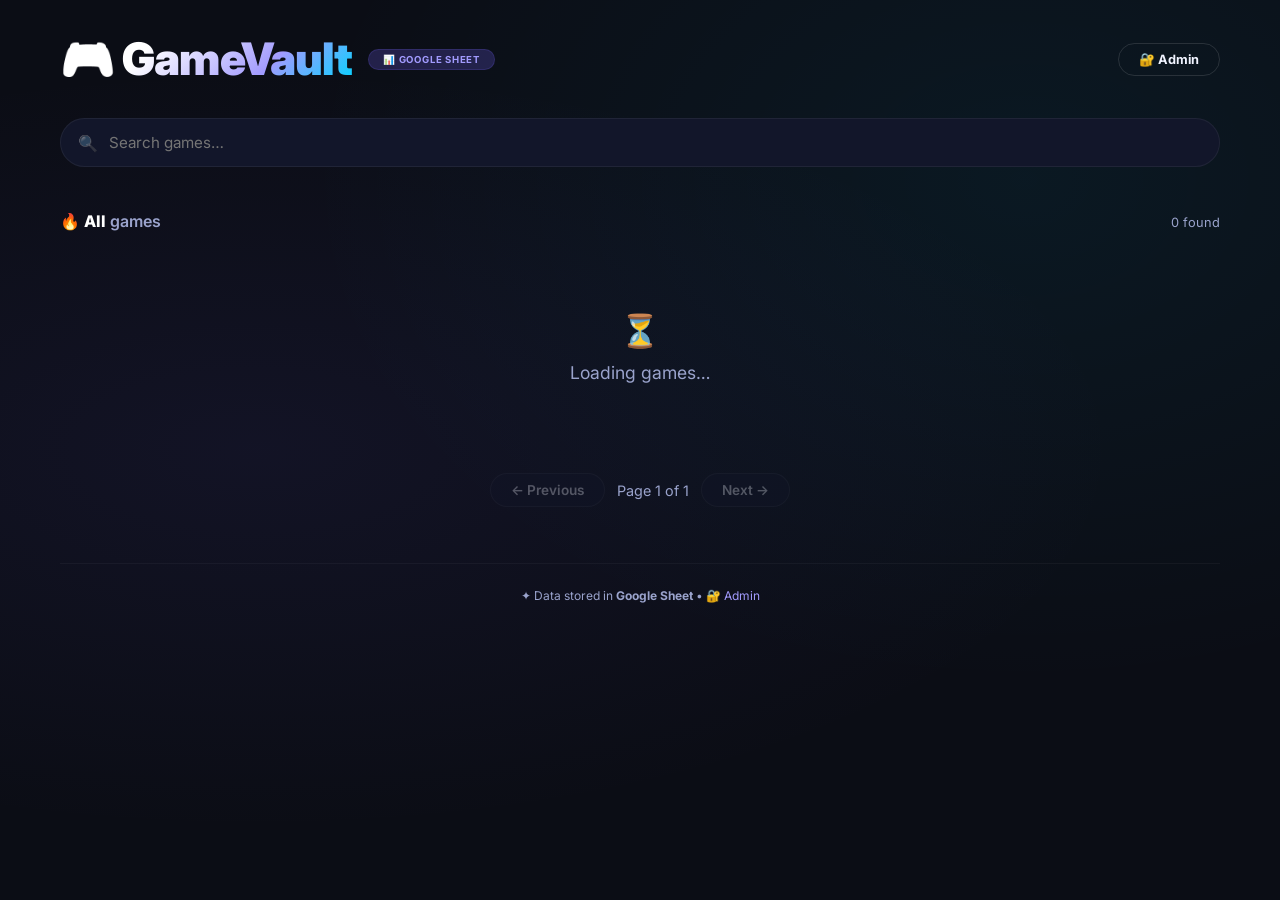
<file: game/index.html>
<!DOCTYPE html>
<html lang="en">
<head>
    <meta charset="UTF-8" />
    <meta name="viewport" content="width=device-width, initial-scale=1.0, maximum-scale=1.0, user-scalable=yes" />
    <title>🎮 GameVault · Admin + Public</title>
    <link rel="preconnect" href="https://fonts.googleapis.com" />
    <link rel="preconnect" href="https://fonts.gstatic.com" crossorigin />
    <link href="https://fonts.googleapis.com/css2?family=Inter:opsz,wght@14..32,400;14..32,600;14..32,700;14..32,800;14..32,900&display=swap" rel="stylesheet" />
    <style>
        * { margin:0; padding:0; box-sizing:border-box; }
        :root {
            --bg-primary: #0b0d15;
            --bg-secondary: #12162a;
            --bg-card: #1a1f3a;
            --bg-card-hover: #232a4d;
            --text-primary: #f0f3ff;
            --text-secondary: #9aa3cc;
            --accent-1: #6c5ce7;
            --accent-2: #a29bfe;
            --accent-3: #00d4ff;
            --accent-glow: rgba(108,92,231,0.35);
            --radius: 18px;
            --transition: 0.3s cubic-bezier(0.4,0,0.2,1);
            --danger: #ff6b6b;
            --success: #51cf66;
        }
        html { scroll-behavior: smooth; }
        body {
            font-family: 'Inter', -apple-system, BlinkMacSystemFont, sans-serif;
            background: var(--bg-primary);
            color: var(--text-primary);
            min-height: 100vh;
            padding: 0 0 40px 0;
            background-image: radial-gradient(ellipse at 20% 50%, rgba(108,92,231,0.08) 0%, transparent 60%), radial-gradient(ellipse at 80% 20%, rgba(0,212,255,0.06) 0%, transparent 50%);
        }
        ::-webkit-scrollbar { width:6px; }
        ::-webkit-scrollbar-track { background: var(--bg-secondary); }
        ::-webkit-scrollbar-thumb { background: var(--accent-1); border-radius:10px; }
        .container { max-width:1200px; margin:0 auto; padding:0 20px; }
        .hidden { display:none !important; }
        .btn {
            display: inline-flex; align-items: center; gap: 8px;
            padding: 10px 24px; border-radius: 60px; font-family: inherit;
            font-weight: 700; font-size: 0.9rem; border: none;
            cursor: pointer; transition: var(--transition);
            text-decoration: none; background: var(--bg-card);
            color: var(--text-primary); border: 1px solid rgba(255,255,255,0.06);
        }
        .btn:hover { transform: translateY(-2px); background: var(--bg-card-hover); border-color: rgba(255,255,255,0.12); }
        .btn-primary { background: var(--accent-1); color: #fff; border-color: var(--accent-1); box-shadow: 0 0 20px var(--accent-glow); }
        .btn-primary:hover { background: #7c6df0; }
        .btn-danger { background: var(--danger); color: #fff; border-color: var(--danger); }
        .btn-danger:hover { background: #ff7a7a; }
        .btn-success { background: var(--success); color: #fff; border-color: var(--success); }
        .btn-success:hover { background: #5fdb7e; }
        .btn-sm { padding: 6px 16px; font-size: 0.75rem; }
        .btn-outline { background: transparent; border: 1px solid rgba(255,255,255,0.12); }
        .btn-outline:hover { background: var(--bg-card); border-color: rgba(255,255,255,0.2); }
        .toast {
            position: fixed; bottom: 30px; left: 50%;
            transform: translateX(-50%) translateY(100px);
            background: var(--bg-card); color: #fff; padding: 14px 28px;
            border-radius: 60px; font-weight: 600; font-size: 0.9rem;
            border: 1px solid rgba(255,255,255,0.08);
            box-shadow: 0 20px 60px rgba(0,0,0,0.6);
            opacity: 0; transition: all 0.4s cubic-bezier(0.4,0,0.2,1);
            z-index: 999; pointer-events: none;
        }
        .toast.show { opacity: 1; transform: translateX(-50%) translateY(0); }
        .toast.success { border-color: rgba(81,207,102,0.3); background: #1a2f1a; }
        .toast.error { border-color: rgba(255,107,107,0.3); background: #2f1a1a; }

        /* ─── HERO ─── */
        .hero { padding: 32px 0 24px 0; display: flex; justify-content: space-between; align-items: center; flex-wrap: wrap; gap: 16px; }
        .hero-left { display: flex; align-items: center; gap: 16px; }
        .hero-left h1 { font-size: clamp(1.8rem, 5vw, 2.8rem); font-weight: 900; background: linear-gradient(135deg, #fff 30%, var(--accent-2) 70%, var(--accent-3)); -webkit-background-clip: text; -webkit-text-fill-color: transparent; background-clip: text; letter-spacing: -0.02em; }
        .hero-left .badge { font-size: 0.6rem; font-weight: 700; text-transform: uppercase; letter-spacing: 0.08em; background: rgba(108,92,231,0.25); padding: 4px 14px; border-radius: 100px; color: var(--accent-2); border: 1px solid rgba(108,92,231,0.2); }
        .hero-actions { display: flex; gap: 10px; flex-wrap: wrap; }
        .hero-actions .btn { font-size: 0.8rem; padding: 8px 20px; }

        /* ─── PUBLIC VIEW ─── */
        .controls { display: flex; flex-direction: column; gap: 16px; margin: 8px 0 28px 0; }
        .search-wrap { position: relative; width: 100%; }
        .search-wrap .icon { position: absolute; left: 18px; top: 50%; transform: translateY(-50%); font-size: 1rem; opacity: 0.4; pointer-events: none; }
        .search-wrap input { width: 100%; padding: 14px 20px 14px 48px; background: var(--bg-secondary); border: 1px solid rgba(255,255,255,0.06); border-radius: 60px; color: #fff; font-size: 0.95rem; font-family: inherit; outline: none; transition: var(--transition); }
        .search-wrap input:focus { border-color: var(--accent-1); box-shadow: 0 0 0 4px var(--accent-glow); background: var(--bg-card); }
        .filter-chips { display: flex; flex-wrap: wrap; gap: 10px; justify-content: center; }
        .filter-chips button { padding: 6px 20px; border: 1px solid rgba(255,255,255,0.06); border-radius: 60px; background: var(--bg-secondary); color: var(--text-secondary); font-size: 0.78rem; font-weight: 600; font-family: inherit; cursor: pointer; transition: var(--transition); white-space: nowrap; }
        .filter-chips button:hover { background: var(--bg-card); color: #fff; border-color: rgba(255,255,255,0.12); transform: translateY(-2px); }
        .filter-chips button.active { background: var(--accent-1); color: #fff; border-color: var(--accent-1); box-shadow: 0 0 20px var(--accent-glow); }
        .filter-chips button .count { opacity: 0.5; font-weight: 400; font-size: 0.65rem; margin-left: 4px; }
        .grid-header { display: flex; justify-content: space-between; align-items: baseline; margin: 8px 0 20px 0; flex-wrap: wrap; gap: 8px; }
        .grid-header h2 { font-size: 1rem; font-weight: 600; color: var(--text-secondary); }
        .grid-header h2 strong { color: #fff; font-weight: 800; }
        .grid-header .result-count { font-size: 0.8rem; color: var(--text-secondary); }
        .game-grid { display: grid; grid-template-columns: repeat(auto-fill, minmax(160px, 1fr)); gap: 18px; }
        .game-card {
            background: var(--bg-card); border-radius: var(--radius); padding: 16px 12px 14px;
            border: 1px solid rgba(255,255,255,0.04); transition: var(--transition);
            cursor: pointer; position: relative; overflow: hidden;
            display: flex; flex-direction: column; align-items: center; text-align: center;
            text-decoration: none; color: inherit;
        }
        .game-card:hover { transform: translateY(-4px); background: var(--bg-card-hover); border-color: rgba(108,92,231,0.25); box-shadow: 0 12px 30px -10px rgba(0,0,0,0.6); }
        .game-card .icon-container {
            width: 80px; height: 80px; border-radius: 12px; overflow: hidden;
            display: flex; align-items: center; justify-content: center;
            background: var(--bg-secondary); margin-bottom: 10px; flex-shrink: 0;
        }
        .game-card .icon-container img { width: 100%; height: 100%; object-fit: cover; }
        .game-card .icon-container .fallback-emoji { font-size: 3rem; line-height: 1; }
        .game-card .game-name { font-weight: 700; font-size: 0.95rem; color: #fff; margin: 4px 0 2px; line-height: 1.3; }
        .game-card .game-category { font-size: 0.6rem; font-weight: 600; text-transform: uppercase; letter-spacing: 0.06em; color: var(--accent-2); background: rgba(108,92,231,0.15); padding: 2px 12px; border-radius: 100px; display: inline-block; margin: 4px 0 4px; }
        .game-card .game-rating { display: flex; align-items: center; gap: 4px; font-size: 0.7rem; color: #fbbf24; margin-top: 4px; }
        .game-card .game-rating span { color: var(--text-secondary); font-size: 0.65rem; }
        .game-card .game-grade { font-size: 0.65rem; font-weight: 700; background: rgba(108,92,231,0.2); padding: 1px 12px; border-radius: 100px; color: var(--accent-2); margin-top: 4px; }
        .game-card .card-glow { position: absolute; top: -40%; right: -20%; width: 120px; height: 120px; background: radial-gradient(circle, rgba(108,92,231,0.15), transparent 70%); border-radius: 50%; pointer-events: none; opacity: 0; transition: var(--transition); }
        .game-card:hover .card-glow { opacity: 1; }

        /* Pagination */
        .pagination {
            display: flex; justify-content: center; align-items: center;
            gap: 12px; margin-top: 30px; flex-wrap: wrap;
        }
        .pagination button {
            padding: 8px 20px; border-radius: 60px; border: 1px solid rgba(255,255,255,0.1);
            background: var(--bg-secondary); color: var(--text-primary);
            font-family: inherit; font-weight: 600; font-size: 0.85rem;
            cursor: pointer; transition: var(--transition);
        }
        .pagination button:hover:not(:disabled) { background: var(--bg-card-hover); border-color: var(--accent-1); }
        .pagination button:disabled { opacity: 0.3; cursor: not-allowed; }
        .pagination .page-info { color: var(--text-secondary); font-size: 0.9rem; }

        .empty-state { text-align: center; padding: 60px 20px; grid-column: 1 / -1; }
        .empty-state .big-emoji { font-size: 4rem; display: block; margin-bottom: 16px; }
        .empty-state h3 { font-size: 1.3rem; font-weight: 700; color: #fff; }
        .empty-state p { color: var(--text-secondary); margin-top: 6px; max-width: 400px; margin-left: auto; margin-right: auto; }
        .loading-state { text-align: center; padding: 60px 20px; grid-column: 1 / -1; color: var(--text-secondary); font-size: 1.1rem; }
        .loading-state .spinner { display: inline-block; animation: spin 1s linear infinite; font-size: 2rem; margin-bottom: 12px; }
        @keyframes spin { 0% { transform: rotate(0deg); } 100% { transform: rotate(360deg); } }

        /* ─── ADMIN LOGIN ─── */
        .admin-login-wrapper { min-height: 70vh; display: flex; align-items: center; justify-content: center; padding: 30px 20px; }
        .admin-login-box { background: var(--bg-card); border-radius: var(--radius); padding: 48px 40px; max-width: 420px; width: 100%; border: 1px solid rgba(255,255,255,0.06); box-shadow: 0 30px 60px -20px rgba(0,0,0,0.8); }
        .admin-login-box .lock-icon { font-size: 3rem; text-align: center; display: block; margin-bottom: 8px; }
        .admin-login-box h2 { text-align: center; font-size: 1.6rem; font-weight: 800; margin-bottom: 4px; }
        .admin-login-box .sub { text-align: center; color: var(--text-secondary); font-size: 0.9rem; margin-bottom: 28px; }
        .admin-login-box label { font-size: 0.8rem; font-weight: 600; color: var(--text-secondary); display: block; margin-bottom: 4px; }
        .admin-login-box input { width: 100%; padding: 12px 16px; background: var(--bg-secondary); border: 1px solid rgba(255,255,255,0.06); border-radius: 12px; color: #fff; font-size: 0.95rem; font-family: inherit; outline: none; transition: var(--transition); margin-bottom: 16px; }
        .admin-login-box input:focus { border-color: var(--accent-1); box-shadow: 0 0 0 4px var(--accent-glow); background: var(--bg-card); }
        .admin-login-box .form-actions { display: flex; gap: 12px; margin-top: 8px; }
        .admin-login-box .form-actions .btn { flex: 1; justify-content: center; }
        .admin-login-box .error-msg { color: var(--danger); font-size: 0.85rem; text-align: center; margin-top: 12px; min-height: 24px; }

        /* ─── ADMIN PANEL ─── */
        .admin-panel-wrapper { padding: 20px 0 30px 0; }
        .admin-panel { background: var(--bg-admin); border-radius: var(--radius); padding: 30px 28px; border: 1px solid rgba(255,255,255,0.05); animation: fadeUp 0.4s ease forwards; }
        .admin-panel .panel-header { display: flex; justify-content: space-between; align-items: center; flex-wrap: wrap; gap: 12px; margin-bottom: 6px; }
        .admin-panel .panel-header h2 { font-size: 1.4rem; font-weight: 700; }
        .admin-panel .panel-header .admin-user { font-size: 0.8rem; color: var(--text-secondary); background: rgba(108,92,231,0.12); padding: 4px 16px; border-radius: 100px; }
        .admin-panel .subtitle { color: var(--text-secondary); font-size: 0.9rem; margin-bottom: 24px; }

        .admin-tabs { display: flex; gap: 8px; margin-bottom: 24px; border-bottom: 1px solid rgba(255,255,255,0.06); padding-bottom: 12px; flex-wrap: wrap; }
        .admin-tabs button { padding: 8px 24px; border: none; border-radius: 60px; background: transparent; color: var(--text-secondary); font-family: inherit; font-weight: 600; font-size: 0.85rem; cursor: pointer; transition: var(--transition); }
        .admin-tabs button:hover { color: #fff; background: rgba(255,255,255,0.04); }
        .admin-tabs button.active { background: var(--accent-1); color: #fff; box-shadow: 0 0 20px var(--accent-glow); }
        .admin-tab-content { display: none; animation: fadeUp 0.3s ease forwards; }
        .admin-tab-content.active { display: block; }

        .admin-form { display: grid; grid-template-columns: 1fr 1fr; gap: 18px; }
        .admin-form .full-width { grid-column: 1 / -1; }
        .admin-form label { font-size: 0.8rem; font-weight: 600; color: var(--text-secondary); display: block; margin-bottom: 4px; }
        .admin-form input { width: 100%; padding: 12px 16px; background: var(--bg-primary); border: 1px solid rgba(255,255,255,0.06); border-radius: 12px; color: #fff; font-size: 0.9rem; font-family: inherit; outline: none; transition: var(--transition); }
        .admin-form input:focus { border-color: var(--accent-1); box-shadow: 0 0 0 4px var(--accent-glow); }
        .admin-form input::placeholder { color: var(--text-secondary); opacity: 0.4; }
        .admin-form .file-upload-wrapper { display: flex; gap: 10px; align-items: center; flex-wrap: wrap; }
        .admin-form .file-upload-wrapper input[type="file"] { padding: 8px; background: var(--bg-secondary); border: 1px solid rgba(255,255,255,0.06); border-radius: 8px; color: var(--text-secondary); font-size: 0.8rem; cursor: pointer; }
        .admin-form .form-actions { display: flex; gap: 12px; flex-wrap: wrap; margin-top: 6px; }

        /* Settings tab */
        .settings-section { max-width: 480px; }
        .settings-section .setting-group { margin-bottom: 24px; }
        .settings-section .setting-group label { font-size: 0.8rem; font-weight: 600; color: var(--text-secondary); display: block; margin-bottom: 4px; }
        .settings-section .setting-group input { width: 100%; padding: 12px 16px; background: var(--bg-primary); border: 1px solid rgba(255,255,255,0.06); border-radius: 12px; color: #fff; font-size: 0.95rem; font-family: inherit; outline: none; transition: var(--transition); }
        .settings-section .setting-group input:focus { border-color: var(--accent-1); box-shadow: 0 0 0 4px var(--accent-glow); }

        /* ─── DETAIL VIEW ─── */
        .game-detail { animation: fadeUp 0.4s ease forwards; padding: 10px 0 30px 0; }
        .game-detail .back-bar { display: flex; align-items: center; gap: 12px; margin-bottom: 28px; }
        .game-detail .detail-card { background: var(--bg-card); border-radius: var(--radius); padding: 40px 36px; border: 1px solid rgba(255,255,255,0.05); text-align: center; max-width: 600px; margin: 0 auto; }
        .game-detail .detail-card .icon-container { width: 120px; height: 120px; border-radius: 16px; overflow: hidden; display: flex; align-items: center; justify-content: center; background: var(--bg-secondary); margin: 0 auto 12px; }
        .game-detail .detail-card .icon-container img { width: 100%; height: 100%; object-fit: cover; }
        .game-detail .detail-card .icon-container .fallback-emoji { font-size: 4rem; }
        .game-detail .detail-card h1 { font-size: 2.2rem; font-weight: 800; margin-bottom: 4px; }
        .game-detail .detail-card .cat-tag { display: inline-block; font-size: 0.75rem; font-weight: 600; text-transform: uppercase; letter-spacing: 0.06em; color: var(--accent-2); background: rgba(108,92,231,0.15); padding: 4px 20px; border-radius: 100px; margin: 6px 0 16px 0; }
        .game-detail .detail-card .rating-big { font-size: 1.4rem; color: #fbbf24; margin: 8px 0 20px 0; }
        .game-detail .detail-card .rating-big span { color: var(--text-secondary); font-size: 0.9rem; margin-left: 6px; }
        .game-detail .detail-card .play-link { display: inline-block; padding: 14px 40px; background: var(--accent-1); color: #fff; border-radius: 60px; font-weight: 700; font-size: 1rem; text-decoration: none; transition: var(--transition); box-shadow: 0 0 30px var(--accent-glow); border: none; cursor: pointer; }
        .game-detail .detail-card .play-link:hover { background: #7c6df0; transform: translateY(-3px); }
        .game-detail .detail-card .game-link-text { margin-top: 16px; color: var(--text-secondary); font-size: 0.8rem; word-break: break-all; }
        .game-detail .detail-card .game-link-text a { color: var(--accent-3); text-decoration: none; }

        .footer { margin-top: 56px; padding-top: 24px; border-top: 1px solid rgba(255,255,255,0.04); text-align: center; color: var(--text-secondary); font-size: 0.75rem; }
        .footer a { color: var(--accent-2); text-decoration: none; }
        .footer a:hover { color: #fff; }

        @media (max-width: 700px) {
            .admin-form { grid-template-columns: 1fr; }
            .admin-form .full-width { grid-column: 1; }
            .hero { flex-direction: column; align-items: flex-start; }
            .game-grid { grid-template-columns: repeat(auto-fill, minmax(140px, 1fr)); }
        }
        @media (max-width: 500px) {
            .game-grid { grid-template-columns: repeat(auto-fill, minmax(120px, 1fr)); gap: 12px; }
            .game-card { padding: 12px 8px 10px; }
            .game-card .icon-container { width: 60px; height: 60px; }
            .game-card .icon-container .fallback-emoji { font-size: 2.2rem; }
            .game-card .game-name { font-size: 0.8rem; }
        }
        @keyframes fadeUp { from { opacity:0; transform: translateY(18px); } to { opacity:1; transform: translateY(0); } }
        .game-card { animation: fadeUp 0.4s ease forwards; }
        .bg-admin { --bg-admin: #0f1325; }
    </style>
</head>
<body>

    <div class="toast" id="toast"></div>
    <div class="container" id="app">

        <!-- ═══ PUBLIC VIEW ═══ -->
        <div id="publicView">
            <header class="hero">
                <div class="hero-left">
                    <h1>🎮 GameVault</h1>
                    <span class="badge">📊 Google Sheet</span>
                </div>
                <div class="hero-actions">
                    <a href="#admin" class="btn btn-outline btn-sm">🔐 Admin</a>
                </div>
            </header>

            <div class="controls">
                <div class="search-wrap">
                    <span class="icon">🔍</span>
                    <input type="text" id="searchInput" placeholder="Search games…" autocomplete="off" />
                </div>
                <div class="filter-chips" id="filterContainer"></div>
            </div>

            <div class="grid-header">
                <h2>🔥 <strong id="showingLabel">All</strong> games</h2>
                <span class="result-count" id="resultCount">0 found</span>
            </div>

            <div class="game-grid" id="gameGrid">
                <div class="loading-state">
                    <div class="spinner">⏳</div>
                    <div>Loading games…</div>
                </div>
            </div>

            <!-- Pagination -->
            <div class="pagination" id="paginationControls">
                <button id="prevPage" disabled>← Previous</button>
                <span class="page-info" id="pageInfo">Page 1 of 1</span>
                <button id="nextPage" disabled>Next →</button>
            </div>
        </div>

        <!-- ═══ ADMIN ROUTE ═══ -->
        <div id="adminRoute" class="hidden">
            <!-- Login -->
            <div id="adminLogin" class="admin-login-wrapper">
                <div class="admin-login-box">
                    <span class="lock-icon">🔐</span>
                    <h2>Admin Access</h2>
                    <p class="sub">Enter credentials to manage games</p>
                    <form id="loginForm">
                        <label for="loginUser">Username</label>
                        <input type="text" id="loginUser" placeholder="admin" required />
                        <label for="loginPass">Password</label>
                        <input type="password" id="loginPass" placeholder="••••••" required />
                        <div class="form-actions">
                            <button type="submit" class="btn btn-primary">🔓 Login</button>
                            <button type="button" class="btn btn-outline" onclick="window.location.hash=''">← Back</button>
                        </div>
                        <div class="error-msg" id="loginError"></div>
                    </form>
                </div>
            </div>

            <!-- Admin Panel -->
            <div id="adminPanel" class="hidden admin-panel-wrapper">
                <div class="admin-panel">
                    <div class="panel-header">
                        <div>
                            <h2>🔧 Admin Panel</h2>
                            <span class="admin-user" id="adminUserDisplay">👤 admin</span>
                        </div>
                        <div style="display:flex; gap:10px; flex-wrap:wrap;">
                            <button class="btn btn-outline btn-sm" id="adminLogoutBtn">🚪 Logout</button>
                            <a href="#" class="btn btn-outline btn-sm" onclick="window.location.hash=''">← Public</a>
                        </div>
                    </div>
                    <p class="subtitle">Manage games and credentials.</p>

                    <div class="admin-tabs">
                        <button class="active" data-tab="games">📋 Games</button>
                        <button data-tab="settings">⚙️ Settings</button>
                    </div>

                    <!-- Tab: Games -->
                    <div class="admin-tab-content active" id="tabGames">
                        <form class="admin-form" id="addGameForm">
                            <div>
                                <label for="gameName">Game Name *</label>
                                <input type="text" id="gameName" placeholder="e.g. Elden Ring" required />
                            </div>
                            <div>
                                <label for="gameCategory">Category *</label>
                                <input type="text" id="gameCategory" placeholder="e.g. RPG, Action" required />
                            </div>
                            <div class="full-width">
                                <label for="gameIcon">Icon (Image URL / Emoji / Upload)</label>
                                <div class="file-upload-wrapper">
                                    <input type="text" id="gameIcon" placeholder="🎮 or https://example.com/icon.png" style="flex:1;" />
                                    <input type="file" id="iconFileInput" accept="image/*" />
                                    <span style="font-size:0.7rem; color:var(--text-secondary);">or upload image</span>
                                </div>
                            </div>
                            <div>
                                <label for="gameRating">Rating (1–5)</label>
                                <input type="number" id="gameRating" placeholder="4.8" min="0" max="5" step="0.1" />
                            </div>
                            <div class="full-width">
                                <label for="gameLink">Game Link (URL) *</label>
                                <input type="url" id="gameLink" placeholder="https://example.com/play" required />
                            </div>
                            <div class="full-width form-actions">
                                <button type="submit" class="btn btn-primary" id="submitBtn">➕ Add Game</button>
                                <button type="reset" class="btn btn-outline">Clear</button>
                            </div>
                        </form>
                    </div>

                    <!-- Tab: Settings -->
                    <div class="admin-tab-content" id="tabSettings">
                        <div class="settings-section">
                            <h3 style="margin-bottom:20px;font-weight:700;">Change Admin Credentials</h3>
                            <p style="color:var(--text-secondary); font-size:0.9rem; margin-bottom:20px;">
                                These credentials are stored in Google Sheet (Config) and will be used for login.
                            </p>
                            <form id="settingsForm">
                                <div class="setting-group">
                                    <label for="newUsername">New Username</label>
                                    <input type="text" id="newUsername" placeholder="Enter new username" />
                                </div>
                                <div class="setting-group">
                                    <label for="newPassword">New Password</label>
                                    <input type="password" id="newPassword" placeholder="Enter new password" />
                                </div>
                                <div class="setting-group">
                                    <label for="confirmPassword">Confirm Password</label>
                                    <input type="password" id="confirmPassword" placeholder="Confirm new password" />
                                </div>
                                <button type="submit" class="btn btn-success">💾 Update Credentials</button>
                            </form>
                            <div id="settingsMsg" style="margin-top:16px; font-size:0.9rem; color:var(--text-secondary);"></div>
                        </div>
                    </div>
                </div>
            </div>
        </div>

        <!-- ═══ DETAIL VIEW ═══ -->
        <div id="detailView" class="hidden">
            <div class="game-detail">
                <div class="back-bar">
                    <button class="btn btn-outline btn-sm" id="backFromDetailBtn">← Back</button>
                </div>
                <div class="detail-card" id="detailCard"></div>
            </div>
        </div>

        <footer class="footer">
            <p>✦ Data stored in <strong>Google Sheet</strong> &bull; <a href="#admin">🔐 Admin</a></p>
        </footer>
    </div>

    <script>
        // ════════════════════════════════════════════════════
        // 🔥 तपाईंको Web App URL यहाँ हाल्नुहोस्
        // ════════════════════════════════════════════════════
        const API_URL = 'https://script.google.com/macros/s/AKfycbzAB0W_-qLneCr2QI4ogMFsB4-CL0kqbavTI4qMSmdpdvaX8rf7NOAAG3s7JnHAX5XhlQ/exec'; // <-- Replace with your deployed URL

        // ─── Session ───
        const SESSION_KEY = 'gamevault_admin_session';

        function checkSession() { return sessionStorage.getItem(SESSION_KEY) === 'true'; }
        function setSession(val) { sessionStorage.setItem(SESSION_KEY, val ? 'true' : 'false'); }

        // ─── State ───
        let allGames = [];
        let activeCategory = 'All';
        let searchQuery = '';
        let currentPage = 1;
        const PAGE_SIZE = 12;

        // ─── DOM refs ───
        const publicView = document.getElementById('publicView');
        const adminRoute = document.getElementById('adminRoute');
        const adminLogin = document.getElementById('adminLogin');
        const adminPanel = document.getElementById('adminPanel');
        const detailView = document.getElementById('detailView');

        const grid = document.getElementById('gameGrid');
        const searchInput = document.getElementById('searchInput');
        const filterContainer = document.getElementById('filterContainer');
        const showingLabel = document.getElementById('showingLabel');
        const resultCount = document.getElementById('resultCount');
        const paginationControls = document.getElementById('paginationControls');
        const prevBtn = document.getElementById('prevPage');
        const nextBtn = document.getElementById('nextPage');
        const pageInfo = document.getElementById('pageInfo');

        const loginForm = document.getElementById('loginForm');
        const loginUser = document.getElementById('loginUser');
        const loginPass = document.getElementById('loginPass');
        const loginError = document.getElementById('loginError');
        const adminUserDisplay = document.getElementById('adminUserDisplay');
        const adminLogoutBtn = document.getElementById('adminLogoutBtn');

        const addForm = document.getElementById('addGameForm');
        const gameName = document.getElementById('gameName');
        const gameCategory = document.getElementById('gameCategory');
        const gameIcon = document.getElementById('gameIcon');
        const gameRating = document.getElementById('gameRating');
        const gameLink = document.getElementById('gameLink');
        const iconFileInput = document.getElementById('iconFileInput');
        const submitBtn = document.getElementById('submitBtn');

        const settingsForm = document.getElementById('settingsForm');
        const newUsername = document.getElementById('newUsername');
        const newPassword = document.getElementById('newPassword');
        const confirmPassword = document.getElementById('confirmPassword');
        const settingsMsg = document.getElementById('settingsMsg');

        const detailCard = document.getElementById('detailCard');
        const backFromDetailBtn = document.getElementById('backFromDetailBtn');

        const toast = document.getElementById('toast');
        let toastTimer = null;

        // ─── Toast ───
        function showToast(msg, type = 'success') {
            toast.textContent = msg;
            toast.className = 'toast ' + type;
            void toast.offsetWidth;
            toast.classList.add('show');
            clearTimeout(toastTimer);
            toastTimer = setTimeout(() => toast.classList.remove('show'), 3000);
        }

        // ─── API calls ───
        async function apiRequest(method, params = {}) {
            const formData = new URLSearchParams();
            for (const key in params) {
                formData.append(key, params[key]);
            }
            const options = {
                method: method,
                headers: {
                    'Content-Type': 'application/x-www-form-urlencoded',
                },
                body: method === 'POST' ? formData.toString() : undefined,
            };
            let url = API_URL;
            if (method === 'GET') {
                const query = new URLSearchParams(params).toString();
                if (query) url += '?' + query;
            }
            const response = await fetch(url, options);
            return await response.json();
        }

        async function fetchGames() {
            const data = await apiRequest('GET', { action: 'getGames' });
            return data;
        }

        async function addGame(gameData) {
            const params = { action: 'addGame', ...gameData };
            return await apiRequest('POST', params);
        }

        async function verifyLogin(username, password) {
            const result = await apiRequest('POST', { action: 'verifyLogin', username, password });
            return result.success || false;
        }

        async function updateCredentials(newUser, newPass) {
            return await apiRequest('POST', { action: 'updateCredentials', newUsername: newUser, newPassword: newPass });
        }

        // ─── Render helpers ───
        function renderStars(rating) {
            if (!rating || rating < 0) return '☆☆☆☆☆';
            const r = Math.min(Math.max(rating, 0), 5);
            const full = Math.floor(r);
            const half = r - full >= 0.5 ? 1 : 0;
            const empty = 5 - full - half;
            return '⭐'.repeat(full) + (half ? '⭐' : '') + '☆'.repeat(empty);
        }

        function getGrade(rating) {
            if (!rating || rating < 0) return 'N/A';
            if (rating >= 4.5) return 'A+';
            if (rating >= 4.0) return 'A';
            if (rating >= 3.5) return 'B+';
            if (rating >= 3.0) return 'B';
            if (rating >= 2.5) return 'C+';
            if (rating >= 2.0) return 'C';
            if (rating >= 1.0) return 'D';
            return 'F';
        }

        function isImageUrl(str) {
            if (!str) return false;
            const imgExt = ['jpg','jpeg','png','gif','webp','bmp','svg'];
            const ext = str.split('.').pop().toLowerCase();
            return imgExt.includes(ext) || str.startsWith('http') && (str.includes('imgur') || str.includes('i.ibb.co') || str.includes('data:image'));
        }

        function isBase64Image(str) {
            return str && str.startsWith('data:image');
        }

        function getIconHtml(icon) {
            if (isBase64Image(icon) || isImageUrl(icon)) {
                return `<img src="${icon}" alt="game icon" loading="lazy" />`;
            } else {
                return `<span class="fallback-emoji">${icon || '🎮'}</span>`;
            }
        }

        function getFilteredGames() {
            return allGames.filter(game => {
                const matchCat = activeCategory === 'All' || game.category === activeCategory;
                const q = searchQuery.trim().toLowerCase();
                const matchSearch = !q || game.name.toLowerCase().includes(q) || game.category.toLowerCase().includes(q);
                return matchCat && matchSearch;
            });
        }

        function getCategories() {
            const cats = allGames.map(g => g.category);
            return ['All', ...new Set(cats)];
        }

        function renderFilters() {
            const categories = getCategories();
            const counts = {};
            allGames.forEach(g => { counts[g.category] = (counts[g.category] || 0) + 1; });
            counts['All'] = allGames.length;

            filterContainer.innerHTML = categories.map(cat => {
                const count = counts[cat] || 0;
                const activeClass = cat === activeCategory ? 'active' : '';
                return `<button class="${activeClass}" data-category="${cat}">${cat} <span class="count">(${count})</span></button>`;
            }).join('');

            filterContainer.querySelectorAll('button').forEach(btn => {
                btn.addEventListener('click', () => {
                    activeCategory = btn.dataset.category;
                    currentPage = 1;
                    renderFilters();
                    renderGrid();
                    renderPagination();
                });
            });
        }

        function renderGrid() {
            const filtered = getFilteredGames();
            const totalPages = Math.ceil(filtered.length / PAGE_SIZE) || 1;
            if (currentPage > totalPages) currentPage = totalPages;
            const start = (currentPage - 1) * PAGE_SIZE;
            const end = start + PAGE_SIZE;
            const pageGames = filtered.slice(start, end);

            if (pageGames.length === 0) {
                grid.innerHTML = `
                    <div class="empty-state">
                        <span class="big-emoji">🎮</span>
                        <h3>No games found</h3>
                        <p>Add games via Admin panel.</p>
                    </div>
                `;
                resultCount.textContent = '0 found';
                showingLabel.textContent = activeCategory === 'All' ? 'All' : activeCategory;
                return;
            }

            grid.innerHTML = pageGames.map(game => `
                <div class="game-card" data-name="${game.name}">
                    <div class="card-glow"></div>
                    <div class="icon-container">
                        ${getIconHtml(game.icon)}
                    </div>
                    <div class="game-name">${game.name}</div>
                    <span class="game-category">${game.category}</span>
                    <div class="game-rating">
                        ${renderStars(game.rating)}
                        <span>${game.rating ? game.rating.toFixed(1) : '—'}</span>
                    </div>
                    <div class="game-grade">${getGrade(game.rating)}</div>
                </div>
            `).join('');

            grid.querySelectorAll('.game-card').forEach(card => {
                card.addEventListener('click', () => {
                    const name = card.dataset.name;
                    const game = allGames.find(g => g.name === name);
                    if (game) showDetail(game);
                });
            });

            resultCount.textContent = `${filtered.length} found`;
            showingLabel.textContent = activeCategory === 'All' ? 'All' : activeCategory;
        }

        function renderPagination() {
            const filtered = getFilteredGames();
            const totalPages = Math.ceil(filtered.length / PAGE_SIZE) || 1;
            prevBtn.disabled = currentPage <= 1;
            nextBtn.disabled = currentPage >= totalPages;
            pageInfo.textContent = `Page ${currentPage} of ${totalPages}`;
        }

        // ─── Detail ───
        function showDetail(game) {
            detailView.classList.remove('hidden');
            publicView.classList.add('hidden');
            detailCard.innerHTML = `
                <div class="icon-container">
                    ${getIconHtml(game.icon)}
                </div>
                <h1>${game.name}</h1>
                <div class="cat-tag">${game.category}</div>
                <div class="rating-big">
                    ${renderStars(game.rating)}
                    <span>${game.rating ? game.rating.toFixed(1) : 'Not rated'}</span>
                    <span style="margin-left:12px;font-size:1rem;color:var(--accent-2);">Grade: ${getGrade(game.rating)}</span>
                </div>
                ${game.link ? `
                    <a href="${game.link}" target="_blank" rel="noopener noreferrer" class="play-link">▶ Play Game</a>
                    <div class="game-link-text">🔗 <a href="${game.link}" target="_blank">${game.link}</a></div>
                ` : `<p style="color:var(--text-secondary);">No link provided.</p>`}
            `;
        }

        function hideDetail() {
            detailView.classList.add('hidden');
            publicView.classList.remove('hidden');
        }
        backFromDetailBtn.addEventListener('click', hideDetail);

        // ─── Load Data ───
        async function loadData() {
            grid.innerHTML = `
                <div class="loading-state">
                    <div class="spinner">⏳</div>
                    <div>Loading games…</div>
                </div>
            `;
            const data = await fetchGames();
            if (Array.isArray(data)) {
                // Reverse order: last added first
                allGames = data.reverse();
            } else {
                allGames = [];
                showToast('⚠️ No data from server.', 'error');
            }
            currentPage = 1;
            renderFilters();
            renderGrid();
            renderPagination();
        }

        // ─── Admin Login ───
        loginForm.addEventListener('submit', async (e) => {
            e.preventDefault();
            const user = loginUser.value.trim();
            const pass = loginPass.value.trim();
            if (!user || !pass) {
                loginError.textContent = 'Please enter both fields.';
                return;
            }
            const success = await verifyLogin(user, pass);
            if (success) {
                setSession(true);
                loginError.textContent = '';
                showAdminPanel();
                showToast('✅ Welcome back!', 'success');
            } else {
                loginError.textContent = '❌ Invalid credentials.';
                loginPass.value = '';
                loginPass.focus();
            }
        });

        function showAdminPanel() {
            adminLogin.classList.add('hidden');
            adminPanel.classList.remove('hidden');
            adminUserDisplay.textContent = '👤 ' + loginUser.value;
            switchTab('games');
        }

        adminLogoutBtn.addEventListener('click', () => {
            setSession(false);
            navigateTo('public');
            showToast('🚪 Logged out', '');
        });

        // ─── Tab switching ───
        function switchTab(tabId) {
            document.querySelectorAll('.admin-tab-content').forEach(el => el.classList.remove('active'));
            document.querySelectorAll('.admin-tabs button').forEach(el => el.classList.remove('active'));
            const target = document.getElementById('tab' + tabId.charAt(0).toUpperCase() + tabId.slice(1));
            if (target) target.classList.add('active');
            const btn = document.querySelector(`.admin-tabs button[data-tab="${tabId}"]`);
            if (btn) btn.classList.add('active');
        }

        document.querySelectorAll('.admin-tabs button').forEach(btn => {
            btn.addEventListener('click', () => switchTab(btn.dataset.tab));
        });

        // ─── Add Game Form ───
        iconFileInput.addEventListener('change', function(e) {
            const file = this.files[0];
            if (!file) return;
            const reader = new FileReader();
            reader.onload = function(ev) {
                gameIcon.value = ev.target.result;
                showToast('✅ Image uploaded and encoded.', 'success');
            };
            reader.onerror = function() {
                showToast('❌ Failed to read file.', 'error');
            };
            reader.readAsDataURL(file);
        });

        addForm.addEventListener('submit', async (e) => {
            e.preventDefault();
            const name = gameName.value.trim();
            const category = gameCategory.value.trim();
            const icon = gameIcon.value.trim() || '🎮';
            const rating = parseFloat(gameRating.value) || 0;
            const link = gameLink.value.trim();

            if (!name || !category || !link) {
                showToast('⚠️ Name, Category, and Link required.', 'error');
                return;
            }

            submitBtn.disabled = true;
            submitBtn.textContent = '⏳ Adding…';

            const result = await addGame({ name, category, icon, rating, link });

            if (result.success) {
                showToast('✅ Game added!', 'success');
                addForm.reset();
                iconFileInput.value = '';
                await loadData();
            } else {
                showToast('❌ Failed: ' + (result.error || 'Unknown error'), 'error');
            }

            submitBtn.disabled = false;
            submitBtn.textContent = '➕ Add Game';
        });

        // ─── Settings (Update Credentials) ───
        settingsForm.addEventListener('submit', async (e) => {
            e.preventDefault();
            const newUser = newUsername.value.trim();
            const newPass = newPassword.value.trim();
            const confirm = confirmPassword.value.trim();

            if (!newUser || !newPass) {
                settingsMsg.textContent = '❌ Both fields are required.';
                settingsMsg.style.color = 'var(--danger)';
                return;
            }
            if (newPass !== confirm) {
                settingsMsg.textContent = '❌ Passwords do not match.';
                settingsMsg.style.color = 'var(--danger)';
                return;
            }

            const result = await updateCredentials(newUser, newPass);
            if (result.success) {
                settingsMsg.textContent = '✅ Credentials updated!';
                settingsMsg.style.color = 'var(--success)';
                newUsername.value = '';
                newPassword.value = '';
                confirmPassword.value = '';
                adminUserDisplay.textContent = '👤 ' + newUser;
                showToast('✅ Credentials updated successfully!', 'success');
            } else {
                settingsMsg.textContent = '❌ Error: ' + (result.error || 'Unknown error');
                settingsMsg.style.color = 'var(--danger)';
            }
        });

        // ─── Search ───
        searchInput.addEventListener('input', (e) => {
            searchQuery = e.target.value;
            currentPage = 1;
            renderGrid();
            renderPagination();
        });

        // ─── Pagination ───
        prevBtn.addEventListener('click', () => {
            if (currentPage > 1) {
                currentPage--;
                renderGrid();
                renderPagination();
                window.scrollTo({ top: 0, behavior: 'smooth' });
            }
        });

        nextBtn.addEventListener('click', () => {
            const filtered = getFilteredGames();
            const totalPages = Math.ceil(filtered.length / PAGE_SIZE);
            if (currentPage < totalPages) {
                currentPage++;
                renderGrid();
                renderPagination();
                window.scrollTo({ top: 0, behavior: 'smooth' });
            }
        });

        // ─── Routing ───
        function navigateTo(route) {
            publicView.classList.add('hidden');
            adminRoute.classList.add('hidden');
            detailView.classList.add('hidden');

            if (route === 'public') {
                publicView.classList.remove('hidden');
                loadData();
                window.location.hash = '';
            } else if (route === 'admin') {
                adminRoute.classList.remove('hidden');
                if (checkSession()) {
                    showAdminPanel();
                } else {
                    adminLogin.classList.remove('hidden');
                    adminPanel.classList.add('hidden');
                    loginError.textContent = '';
                }
            }
        }

        window.addEventListener('hashchange', handleHash);
        window.addEventListener('DOMContentLoaded', handleHash);

        function handleHash() {
            const hash = window.location.hash;
            if (hash === '#admin') navigateTo('admin');
            else navigateTo('public');
        }

        // ─── Init ───
        handleHash();

        console.log('🔧 GameVault started.');
        console.log('📡 API URL:', API_URL);
    </script>
</body>
</html>
</file>
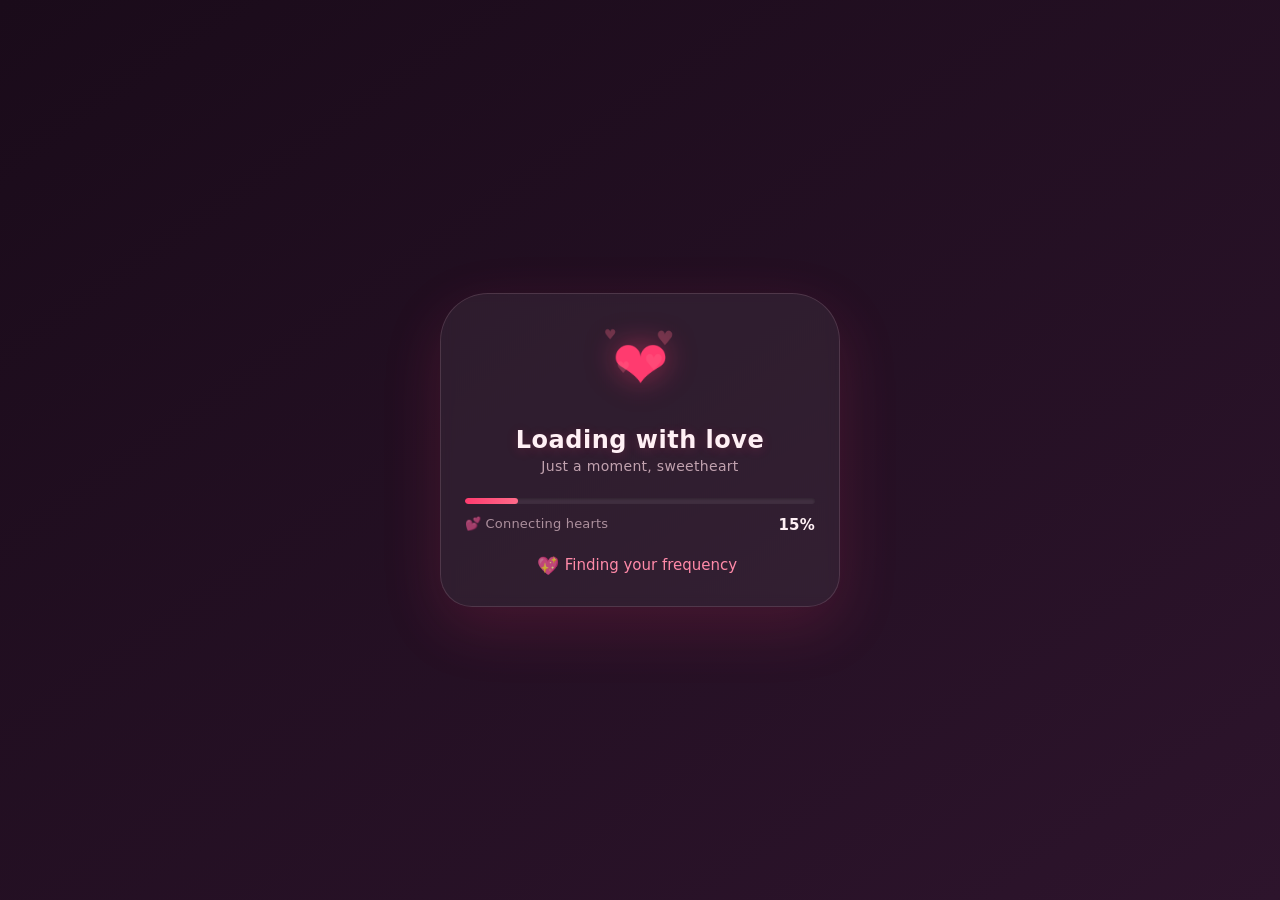
<file: loading/index.html>
<!DOCTYPE html>
<html lang="en">
<head>
    <meta charset="UTF-8" />
    <meta name="viewport" content="width=device-width, initial-scale=1.0, maximum-scale=1.0, user-scalable=yes" />
    <title>💕 Love Loader</title>
    <style>
        /* ----- RESET & BASE (super light) ----- */
        * {
            margin: 0;
            padding: 0;
            box-sizing: border-box;
        }

        body {
            min-height: 100vh;
            display: flex;
            align-items: center;
            justify-content: center;
            background: linear-gradient(145deg, #1a0b1a 0%, #2d142c 100%);
            font-family: 'Segoe UI', system-ui, -apple-system, sans-serif;
            padding: 16px;
            /* No heavy effects, just a soft glow */
        }

        /* ----- MAIN CARD (glassmorphism, but cheap) ----- */
        .loader-card {
            max-width: 400px;
            width: 100%;
            padding: 32px 24px 28px;
            background: rgba(255, 255, 255, 0.06);
            backdrop-filter: blur(6px);
            -webkit-backdrop-filter: blur(6px);
            border-radius: 48px 48px 32px 32px;
            border: 1px solid rgba(255, 200, 220, 0.15);
            box-shadow: 0 20px 60px rgba(0, 0, 0, 0.5), inset 0 1px 0 rgba(255, 255, 255, 0.05);
            text-align: center;
            transition: box-shadow 0.2s;
        }

        /* ----- HEART SPINNER (beating instead of spinning) ----- */
        .heart-wrapper {
            width: 80px;
            height: 80px;
            margin: 0 auto 20px;
            position: relative;
            display: flex;
            align-items: center;
            justify-content: center;
        }

        .heart {
            font-size: 68px;
            line-height: 1;
            color: #ff3b6f;
            text-shadow: 0 0 30px rgba(255, 59, 111, 0.5);
            animation: heartbeat 1.2s ease-in-out infinite;
            transform-origin: center;
            will-change: transform;
            /* GPU加速 */;
        }

        @keyframes heartbeat {
            0%,
            100% {
                transform: scale(1);
            }
            14% {
                transform: scale(1.25);
            }
            28% {
                transform: scale(1);
            }
            42% {
                transform: scale(1.15);
            }
            56% {
                transform: scale(1);
            }
        }

        /* small floating hearts (super light) */
        .floating-hearts {
            position: absolute;
            width: 100%;
            height: 100%;
            top: 0;
            left: 0;
            pointer-events: none;
            overflow: visible;
        }

        .floating-hearts span {
            position: absolute;
            font-size: 18px;
            color: #ff6b8a;
            opacity: 0.3;
            animation: floatUp 3.5s ease-in-out infinite;
            will-change: transform, opacity;
        }

        .floating-hearts span:nth-child(1) {
            left: 5%;
            animation-delay: 0s;
            font-size: 14px;
        }
        .floating-hearts span:nth-child(2) {
            right: 8%;
            animation-delay: 1.2s;
            font-size: 20px;
        }
        .floating-hearts span:nth-child(3) {
            left: 20%;
            top: 40%;
            animation-delay: 2.4s;
            font-size: 16px;
        }
        .floating-hearts span:nth-child(4) {
            right: 20%;
            top: 30%;
            animation-delay: 0.8s;
            font-size: 22px;
        }

        @keyframes floatUp {
            0% {
                transform: translateY(0) scale(0.8);
                opacity: 0;
            }
            30% {
                opacity: 0.5;
            }
            70% {
                opacity: 0.4;
            }
            100% {
                transform: translateY(-80px) scale(1.2);
                opacity: 0;
            }
        }

        /* ----- TITLE & SUBTITLE ----- */
        .loader-title {
            color: #fff0f5;
            font-size: 24px;
            font-weight: 700;
            letter-spacing: 0.5px;
            margin-bottom: 4px;
            text-shadow: 0 2px 12px rgba(255, 59, 111, 0.2);
        }

        .loader-sub {
            color: rgba(255, 220, 230, 0.7);
            font-size: 14px;
            font-weight: 300;
            margin-bottom: 24px;
            letter-spacing: 0.3px;
        }

        /* ----- PROGRESS BAR (love themed) ----- */
        .progress-track {
            width: 100%;
            height: 6px;
            background: rgba(255, 255, 255, 0.08);
            border-radius: 20px;
            overflow: hidden;
            margin-bottom: 12px;
            box-shadow: inset 0 1px 3px rgba(0, 0, 0, 0.3);
        }

        .progress-fill {
            width: 0%;
            height: 100%;
            border-radius: 20px;
            background: linear-gradient(90deg, #ff3b6f, #ff6b8a, #ff9aae);
            background-size: 200% 100%;
            animation: shimmer 1.8s ease-in-out infinite;
            transition: width 0.25s cubic-bezier(0.4, 0, 0.2, 1);
            will-change: width;
        }

        @keyframes shimmer {
            0% {
                background-position: 0% 50%;
            }
            50% {
                background-position: 100% 50%;
            }
            100% {
                background-position: 0% 50%;
            }
        }

        /* ----- PROGRESS TEXT ----- */
        .progress-meta {
            display: flex;
            justify-content: space-between;
            font-size: 13px;
            color: rgba(255, 220, 230, 0.6);
            font-weight: 400;
            letter-spacing: 0.2px;
        }

        .progress-percent {
            color: #fff0f5;
            font-weight: 600;
            font-size: 15px;
        }

        /* ----- STATUS MESSAGE (love quotes) ----- */
        .status-msg {
            margin-top: 18px;
            min-height: 26px;
            color: rgba(255, 220, 230, 0.75);
            font-size: 15px;
            font-weight: 300;
            display: flex;
            align-items: center;
            justify-content: center;
            gap: 6px;
            flex-wrap: wrap;
        }

        .status-msg .emoji {
            font-size: 18px;
        }

        .status-msg .highlight {
            color: #ff8aa8;
            font-weight: 500;
        }

        /* dots animation (light) */
        .dots::after {
            content: '';
            animation: dots 1.6s steps(4, end) infinite;
        }

        @keyframes dots {
            0% {
                content: '';
            }
            25% {
                content: '•';
            }
            50% {
                content: '••';
            }
            75% {
                content: '•••';
            }
            100% {
                content: '';
            }
        }

        /* ----- DONE STATE (small tweak) ----- */
        .loader-card.done .heart {
            animation: none;
            transform: scale(1.1);
            color: #ff6b8a;
            text-shadow: 0 0 60px rgba(255, 59, 111, 0.8);
        }

        .loader-card.done .floating-hearts span {
            display: none;
        }

        /* ----- RESPONSIVE (mobile first) ----- */
        @media (max-width: 420px) {
            .loader-card {
                padding: 24px 16px 20px;
                border-radius: 32px;
            }
            .heart-wrapper {
                width: 64px;
                height: 64px;
            }
            .heart {
                font-size: 52px;
            }
            .loader-title {
                font-size: 20px;
            }
            .loader-sub {
                font-size: 13px;
                margin-bottom: 18px;
            }
            .floating-hearts span {
                font-size: 14px !important;
            }
            .floating-hearts span:nth-child(4) {
                font-size: 18px !important;
            }
        }

        @media (max-width: 360px) {
            .loader-card {
                padding: 18px 12px 16px;
            }
            .heart {
                font-size: 44px;
            }
            .loader-title {
                font-size: 18px;
            }
            .status-msg {
                font-size: 13px;
            }
        }

        /* ----- ACCESSIBILITY / REDUCED MOTION ----- */
        @media (prefers-reduced-motion: reduce) {
            .heart,
            .floating-hearts span,
            .progress-fill {
                animation-duration: 0.01ms !important;
                animation-iteration-count: 1 !important;
                transition-duration: 0.01ms !important;
            }
            .dots::after {
                animation: none;
                content: '...';
            }
        }
    </style>
</head>
<body>

    <div class="loader-card" id="loaderCard" role="status" aria-live="polite">
        <!-- Heart spinner with floating mini hearts -->
        <div class="heart-wrapper">
            <div class="heart" aria-hidden="true">❤️</div>
            <div class="floating-hearts" aria-hidden="true">
                <span>♥</span>
                <span>♥</span>
                <span>♥</span>
                <span>♥</span>
            </div>
        </div>

        <!-- Titles -->
        <div class="loader-title" id="loaderTitle">Loading with love</div>
        <div class="loader-sub" id="loaderSub">Just a moment, sweetheart</div>

        <!-- Progress -->
        <div class="progress-track">
            <div class="progress-fill" id="progressFill" style="width:0%;"></div>
        </div>
        <div class="progress-meta">
            <span id="progressLabel">💕 Preparing</span>
            <span class="progress-percent" id="progressPercent">0%</span>
        </div>

        <!-- Status message -->
        <div class="status-msg" id="statusMsg">
            <span class="emoji">💖</span>
            <span class="highlight">Thinking of you</span>
            <span class="dots"></span>
        </div>
    </div>

    <script>
        (function() {
            'use strict';

            // ----- DOM refs -----
            const card = document.getElementById('loaderCard');
            const fill = document.getElementById('progressFill');
            const percentEl = document.getElementById('progressPercent');
            const labelEl = document.getElementById('progressLabel');
            const statusEl = document.getElementById('statusMsg');
            const titleEl = document.getElementById('loaderTitle');
            const subEl = document.getElementById('loaderSub');

            // ----- Steps with love messages -----
            const steps = [{
                label: '💕 Connecting hearts',
                status: 'Finding your frequency',
                percent: 15
            }, {
                label: '💗 Loading memories',
                status: 'Recalling our moments',
                percent: 35
            }, {
                label: '💖 Processing feelings',
                status: 'Warming up the heart',
                percent: 60
            }, {
                label: '❤️ Rendering love',
                status: 'Almost there, darling',
                percent: 82
            }, {
                label: '💘 Ready!',
                status: 'You are my everything ✨',
                percent: 100
            }];

            let currentStep = 0;
            let currentPercent = 0;
            let interval = null;
            let isComplete = false;

            // ----- Update UI -----
            function updateUI(stepIndex) {
                const step = steps[stepIndex];
                if (!step) return;

                // Smoothly set progress
                const target = step.percent;
                // We'll animate fill via transition, just set width
                fill.style.width = target + '%';
                percentEl.textContent = target + '%';

                // Update label
                labelEl.textContent = step.label;

                // Update status message
                if (stepIndex === steps.length - 1) {
                    // Final — remove dots, add love
                    statusEl.innerHTML = `
                        <span class="emoji">💞</span>
                        <span class="highlight">${step.status}</span>
                    `;
                } else {
                    statusEl.innerHTML = `
                        <span class="emoji">💖</span>
                        <span class="highlight">${step.status}</span>
                        <span class="dots"></span>
                    `;
                }

                // Update title/sub for final
                if (stepIndex === steps.length - 1) {
                    titleEl.textContent = '💕 All yours!';
                    subEl.textContent = 'You are loved. Always.';
                    card.classList.add('done');
                } else {
                    titleEl.textContent = 'Loading with love';
                    subEl.textContent = 'Just a moment, sweetheart';
                    card.classList.remove('done');
                }
            }

            // ----- Advance to next step -----
            function advanceStep() {
                if (isComplete) return;
                if (currentStep < steps.length - 1) {
                    currentStep++;
                    updateUI(currentStep);
                    if (currentStep === steps.length - 1) {
                        isComplete = true;
                        clearInterval(interval);
                        interval = null;
                        // Optional: trigger any completion event
                        console.log('💕 Loading complete!');
                    }
                } else {
                    // safety
                    clearInterval(interval);
                    interval = null;
                    isComplete = true;
                }
            }

            // ----- Start loader -----
            function startLoader() {
                // Start at step 0
                currentStep = 0;
                updateUI(0);
                // Advance every 1.2 seconds (fast, but feels natural)
                interval = setInterval(advanceStep, 1200);
            }

            // ----- Go! -----
            startLoader();

            // ----- (optional) subtle glow pulse (lightweight) -----
            let glow = 0;
            let dir = 1;

            function pulseGlow() {
                if (isComplete) {
                    card.style.boxShadow = '0 20px 60px rgba(255, 59, 111, 0.25)';
                    return;
                }
                glow += 0.025 * dir;
                if (glow > 1) { glow = 1;
                    dir = -1; }
                if (glow < 0.2) { glow = 0.2;
                    dir = 1; }
                const alpha = 0.1 + glow * 0.15;
                card.style.boxShadow = `0 20px 60px rgba(255, 59, 111, ${alpha})`;
                requestAnimationFrame(pulseGlow);
            }
            requestAnimationFrame(pulseGlow);

            // ----- Handle visibility (just keep going) -----
            document.addEventListener('visibilitychange', function() {
                // no special handling needed; interval keeps ticking
            });

        })();
    </script>

 <script src="../js/update.js"></script>
</body>
</html>
</file>
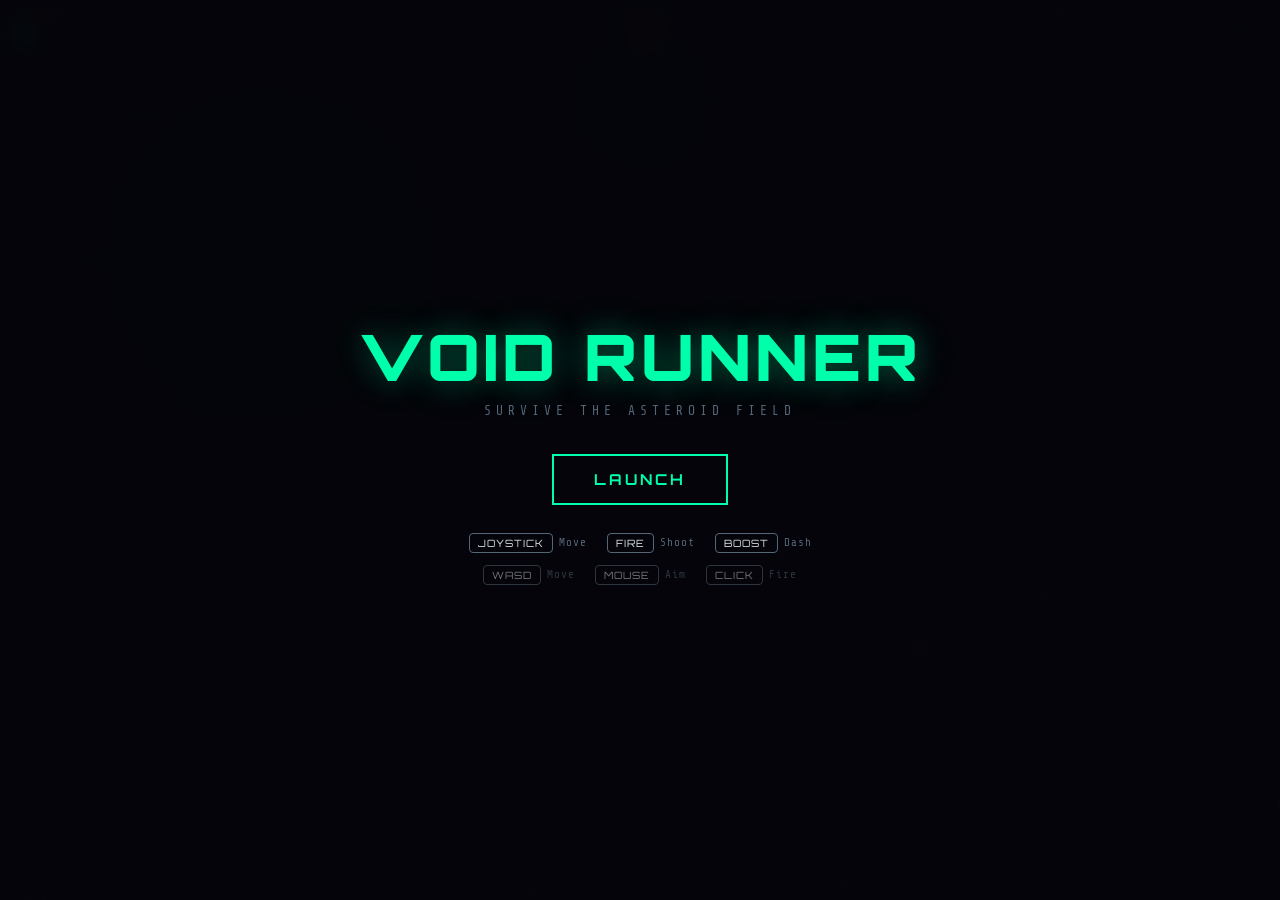
<file: game/2.html>
<!DOCTYPE html>
<html lang="en">
<head>
<meta charset="UTF-8">
<meta name="viewport" content="width=device-width, initial-scale=1.0, user-scalable=no">
<title>VOID RUNNER</title>
<link href="https://fonts.googleapis.com/css2?family=Orbitron:wght@400;700;900&family=Share+Tech+Mono&display=swap" rel="stylesheet">
<style>
  :root {
    --bg: #0a0a0f;
    --fg: #e0e8f0;
    --accent: #00ffaa;
    --danger: #ff3366;
    --energy: #ffcc00;
    --muted: #556677;
    --card: rgba(10,15,25,0.9);
  }
  * { margin: 0; padding: 0; box-sizing: border-box; -webkit-tap-highlight-color: transparent; }
  body {
    background: var(--bg);
    color: var(--fg);
    font-family: 'Share Tech Mono', monospace;
    overflow: hidden;
    width: 100vw; height: 100vh;
    touch-action: none;
    user-select: none;
    -webkit-user-select: none;
  }
  canvas { display: block; position: absolute; top: 0; left: 0; }

  #hud {
    position: fixed; top: 0; left: 0; right: 0;
    padding: 10px 16px;
    display: flex; justify-content: space-between; align-items: center;
    z-index: 10; pointer-events: none;
    font-family: 'Orbitron', sans-serif;
  }
  .hud-block { display: flex; flex-direction: column; gap: 2px; }
  .hud-label { font-size: 9px; letter-spacing: 2px; color: var(--muted); text-transform: uppercase; }
  .hud-value { font-size: 18px; font-weight: 900; color: var(--accent); text-shadow: 0 0 10px rgba(0,255,170,0.4); }
  .hud-value.danger { color: var(--danger); text-shadow: 0 0 10px rgba(255,51,102,0.4); }
  .hud-value.energy { color: var(--energy); text-shadow: 0 0 10px rgba(255,204,0,0.4); }

  #lives-display { display: flex; gap: 5px; }
  .life-pip { width: 10px; height: 10px; background: var(--accent); border-radius: 50%; box-shadow: 0 0 6px rgba(0,255,170,0.5); transition: all 0.3s; }
  .life-pip.lost { background: #223; box-shadow: none; opacity: 0.3; }

  .screen-overlay {
    position: fixed; inset: 0;
    display: flex; flex-direction: column; align-items: center; justify-content: center;
    z-index: 20; background: rgba(5,5,10,0.93); backdrop-filter: blur(10px);
    transition: opacity 0.5s; padding: 24px;
  }
  .screen-overlay.hidden { opacity: 0; pointer-events: none; }

  .game-title {
    font-family: 'Orbitron', sans-serif;
    font-size: clamp(28px, 7vw, 64px); font-weight: 900;
    color: var(--accent);
    text-shadow: 0 0 30px rgba(0,255,170,0.35), 0 0 60px rgba(0,255,170,0.1);
    letter-spacing: 4px; margin-bottom: 6px; text-align: center;
  }
  .game-subtitle {
    font-size: 13px; color: var(--muted); letter-spacing: 5px;
    text-transform: uppercase; margin-bottom: 36px; text-align: center;
  }
  .btn-play {
    font-family: 'Orbitron', sans-serif; font-size: 15px; font-weight: 700;
    letter-spacing: 3px; padding: 14px 40px;
    background: transparent; color: var(--accent); border: 2px solid var(--accent);
    cursor: pointer; transition: all 0.3s; text-transform: uppercase;
  }
  .btn-play:hover, .btn-play:active {
    background: var(--accent); color: var(--bg);
    box-shadow: 0 0 25px rgba(0,255,170,0.4); transform: scale(1.05);
  }
  .controls-info { margin-top: 28px; display: flex; gap: 20px; flex-wrap: wrap; justify-content: center; }
  .control-item { display: flex; align-items: center; gap: 6px; color: var(--muted); font-size: 11px; letter-spacing: 1px; }
  .key-badge { padding: 3px 8px; border: 1px solid var(--muted); border-radius: 4px; font-family: 'Orbitron', sans-serif; font-size: 10px; color: var(--fg); }

  .final-score {
    font-family: 'Orbitron', sans-serif;
    font-size: clamp(40px, 10vw, 72px); font-weight: 900;
    color: var(--energy); text-shadow: 0 0 35px rgba(255,204,0,0.3); margin: 10px 0;
  }
  .final-label { font-size: 13px; letter-spacing: 5px; color: var(--muted); text-transform: uppercase; margin-bottom: 6px; }
  .wave-reached { font-size: 15px; color: var(--accent); margin-bottom: 32px; }

  /* Mobile Controls */
  #mobile-controls {
    position: fixed; bottom: 0; left: 0; right: 0;
    height: 200px; z-index: 15; pointer-events: none;
  }
  .ctrl-btn {
    position: absolute; border-radius: 50%;
    display: flex; align-items: center; justify-content: center;
    font-family: 'Orbitron', sans-serif; font-weight: 700;
    pointer-events: auto; touch-action: none;
    transition: transform 0.1s, box-shadow 0.1s;
  }
  .ctrl-btn:active { transform: scale(0.92); }

  #joystick-zone {
    position: absolute; bottom: 20px; left: 20px;
    width: 140px; height: 140px;
    pointer-events: auto; touch-action: none;
  }
  #joystick-base {
    position: absolute; inset: 0;
    border-radius: 50%;
    background: rgba(0,255,170,0.06);
    border: 2px solid rgba(0,255,170,0.2);
  }
  #joystick-thumb {
    position: absolute;
    width: 50px; height: 50px;
    border-radius: 50%;
    background: rgba(0,255,170,0.25);
    border: 2px solid rgba(0,255,170,0.5);
    left: 50%; top: 50%;
    transform: translate(-50%, -50%);
    transition: none;
  }

  #fire-btn {
    right: 24px; bottom: 30px;
    width: 80px; height: 80px;
    background: rgba(255,51,102,0.12);
    border: 2px solid rgba(255,51,102,0.5);
    color: var(--danger); font-size: 11px; letter-spacing: 2px;
  }
  #fire-btn:active { background: rgba(255,51,102,0.3); box-shadow: 0 0 20px rgba(255,51,102,0.3); }

  #boost-btn {
    right: 24px; bottom: 130px;
    width: 60px; height: 60px;
    background: rgba(255,204,0,0.1);
    border: 2px solid rgba(255,204,0,0.4);
    color: var(--energy); font-size: 9px; letter-spacing: 1px;
  }
  #boost-btn:active { background: rgba(255,204,0,0.25); box-shadow: 0 0 15px rgba(255,204,0,0.3); }

  /* Power-up Indicators */
  #powerup-indicator {
    position: fixed; bottom: 210px; left: 50%; transform: translateX(-50%);
    z-index: 10; pointer-events: none; display: flex; gap: 10px;
  }
  .pu-badge {
    padding: 5px 12px; border-radius: 4px;
    font-family: 'Orbitron', sans-serif; font-size: 10px; font-weight: 700;
    letter-spacing: 2px; opacity: 0; transition: opacity 0.3s;
  }
  .pu-badge.active { opacity: 1; }
  .pu-shield { background: rgba(0,170,255,0.2); border: 1px solid #00aaff; color: #00aaff; }
  .pu-rapid { background: rgba(255,100,0,0.2); border: 1px solid #ff6400; color: #ff6400; }
  .pu-multi { background: rgba(200,0,255,0.2); border: 1px solid #c800ff; color: #c800ff; }

  /* Toasts */
  #toast-container {
    position: fixed; top: 70px; left: 50%; transform: translateX(-50%);
    z-index: 30; display: flex; flex-direction: column; align-items: center; gap: 6px;
    pointer-events: none;
  }
  .toast {
    padding: 7px 18px; border-radius: 4px;
    font-family: 'Orbitron', sans-serif; font-size: 12px; font-weight: 700;
    letter-spacing: 2px;
    animation: toastIn 0.3s ease, toastOut 0.4s 1.5s ease forwards;
  }
  @keyframes toastIn { from { opacity:0; transform:translateY(-16px) scale(0.9); } to { opacity:1; transform:translateY(0) scale(1); } }
  @keyframes toastOut { to { opacity:0; transform:translateY(-8px) scale(0.95); } }

  @media (min-width: 768px) {
    #mobile-controls { display: none; }
  }
  @media (prefers-reduced-motion: reduce) {
    *, *::before, *::after { animation-duration: 0.01ms !important; transition-duration: 0.01ms !important; }
  }
</style>
</head>
<body>

<canvas id="gameCanvas"></canvas>

<!-- HUD -->
<div id="hud" class="hidden">
  <div class="hud-block">
    <span class="hud-label">Score</span>
    <span class="hud-value" id="score-val">0</span>
  </div>
  <div class="hud-block" style="align-items:center;">
    <span class="hud-label">Wave</span>
    <span class="hud-value energy" id="wave-val">1</span>
  </div>
  <div class="hud-block" style="align-items:flex-end;">
    <span class="hud-label">Hull</span>
    <div id="lives-display"></div>
  </div>
</div>

<!-- Power-up Indicators -->
<div id="powerup-indicator">
  <div class="pu-badge pu-shield" id="pu-shield">SHIELD</div>
  <div class="pu-badge pu-rapid" id="pu-rapid">RAPID</div>
  <div class="pu-badge pu-multi" id="pu-multi">MULTI</div>
</div>

<!-- Toasts -->
<div id="toast-container"></div>

<!-- Mobile Controls -->
<div id="mobile-controls">
  <div id="joystick-zone">
    <div id="joystick-base"></div>
    <div id="joystick-thumb"></div>
  </div>
  <div class="ctrl-btn" id="fire-btn">FIRE</div>
  <div class="ctrl-btn" id="boost-btn">BOOST</div>
</div>

<!-- Start Screen -->
<div class="screen-overlay" id="start-screen">
  <div class="game-title">VOID RUNNER</div>
  <div class="game-subtitle">Survive the asteroid field</div>
  <button class="btn-play" id="btn-start" aria-label="Start Game">LAUNCH</button>
  <div class="controls-info">
    <div class="control-item"><span class="key-badge">JOYSTICK</span> Move</div>
    <div class="control-item"><span class="key-badge">FIRE</span> Shoot</div>
    <div class="control-item"><span class="key-badge">BOOST</span> Dash</div>
  </div>
  <div class="controls-info" style="margin-top:12px; opacity:0.5;">
    <div class="control-item"><span class="key-badge">WASD</span> Move</div>
    <div class="control-item"><span class="key-badge">MOUSE</span> Aim</div>
    <div class="control-item"><span class="key-badge">CLICK</span> Fire</div>
  </div>
</div>

<!-- Game Over Screen -->
<div class="screen-overlay hidden" id="gameover-screen">
  <div class="final-label">Mission Failed</div>
  <div class="final-score" id="final-score">0</div>
  <div class="wave-reached" id="wave-reached">Wave 1</div>
  <button class="btn-play" id="btn-restart" aria-label="Restart Game">RELAUNCH</button>
</div>

<script>
// ==================== Canvas Setup ====================
const canvas = document.getElementById('gameCanvas');
const ctx = canvas.getContext('2d');

function resize() {
  canvas.width = window.innerWidth;
  canvas.height = window.innerHeight;
}
resize();
window.addEventListener('resize', resize);

// ==================== Audio (Web Audio API) ====================
let audioCtx = null;
function initAudio() {
  if (!audioCtx) audioCtx = new (window.AudioContext || window.webkitAudioContext)();
}

function playSound(type) {
  if (!audioCtx) return;
  try {
    const osc = audioCtx.createOscillator();
    const gain = audioCtx.createGain();
    osc.connect(gain);
    gain.connect(audioCtx.destination);
    const t = audioCtx.currentTime;
    switch(type) {
      case 'shoot':
        osc.type = 'square';
        osc.frequency.setValueAtTime(880, t);
        osc.frequency.exponentialRampToValueAtTime(220, t + 0.07);
        gain.gain.setValueAtTime(0.05, t);
        gain.gain.exponentialRampToValueAtTime(0.001, t + 0.07);
        osc.start(t); osc.stop(t + 0.07);
        break;
      case 'explode':
        osc.type = 'sawtooth';
        osc.frequency.setValueAtTime(140, t);
        osc.frequency.exponentialRampToValueAtTime(25, t + 0.25);
        gain.gain.setValueAtTime(0.08, t);
        gain.gain.exponentialRampToValueAtTime(0.001, t + 0.25);
        osc.start(t); osc.stop(t + 0.25);
        break;
      case 'hit':
        osc.type = 'triangle';
        osc.frequency.setValueAtTime(280, t);
        osc.frequency.exponentialRampToValueAtTime(70, t + 0.12);
        gain.gain.setValueAtTime(0.06, t);
        gain.gain.exponentialRampToValueAtTime(0.001, t + 0.12);
        osc.start(t); osc.stop(t + 0.12);
        break;
      case 'powerup':
        osc.type = 'sine';
        osc.frequency.setValueAtTime(440, t);
        osc.frequency.exponentialRampToValueAtTime(880, t + 0.12);
        gain.gain.setValueAtTime(0.07, t);
        gain.gain.exponentialRampToValueAtTime(0.001, t + 0.18);
        osc.start(t); osc.stop(t + 0.18);
        break;
      case 'wave':
        osc.type = 'sine';
        osc.frequency.setValueAtTime(330, t);
        osc.frequency.setValueAtTime(440, t + 0.08);
        osc.frequency.setValueAtTime(660, t + 0.16);
        gain.gain.setValueAtTime(0.06, t);
        gain.gain.exponentialRampToValueAtTime(0.001, t + 0.3);
        osc.start(t); osc.stop(t + 0.3);
        break;
    }
  } catch(e) {}
}

// ==================== Game State ====================
let state = 'menu';
let score = 0;
let lives = 5;
let wave = 1;
let waveTimer = 0;
let waveDuration = 600;
let shakeAmount = 0;
let mouseX = 0, mouseY = 0;
let mouseDown = false;
let keys = {};
let boostCooldown = 0;
let shootCooldown = 0;
let frameCount = 0;

// Joystick state
let joystickActive = false;
let joystickDX = 0, joystickDY = 0;
let joystickTouchId = null;

// Touch button state
let fireTouchActive = false;
let boostTouchActive = false;

// Power-up timers
let shieldTimer = 0;
let rapidTimer = 0;
let multiTimer = 0;

// Entity arrays
let bullets = [];
let asteroids = [];
let particles = [];
let stars = [];
let powerups = [];
let thrustParticles = [];

// Player
const player = {
  x: 0, y: 0,
  vx: 0, vy: 0,
  angle: 0,
  speed: 4.5,
  size: 16,
  invincible: 0
};

// ==================== Stars Background ====================
function initStars() {
  stars = [];
  for (let i = 0; i < 180; i++) {
    stars.push({
      x: Math.random() * canvas.width,
      y: Math.random() * canvas.height,
      size: Math.random() * 1.8 + 0.4,
      brightness: Math.random() * 0.5 + 0.2,
      speed: Math.random() * 0.25 + 0.04,
      twinkle: Math.random() * Math.PI * 2
    });
  }
}
initStars();

function drawStars() {
  for (const s of stars) {
    s.twinkle += 0.015;
    const alpha = s.brightness + Math.sin(s.twinkle) * 0.12;
    ctx.fillStyle = `rgba(200,220,255,${Math.max(0.05, alpha)})`;
    ctx.beginPath();
    ctx.arc(s.x, s.y, s.size, 0, Math.PI * 2);
    ctx.fill();
    s.y += s.speed;
    if (s.y > canvas.height + 5) { s.y = -5; s.x = Math.random() * canvas.width; }
  }
}

// Nebula blobs
function drawNebula() {
  const t = frameCount * 0.002;
  const blobs = [
    { x: canvas.width * 0.2, y: canvas.height * 0.3, r: 280, color: '0,255,170' },
    { x: canvas.width * 0.8, y: canvas.height * 0.7, r: 220, color: '255,51,102' },
    { x: canvas.width * 0.5, y: canvas.height * 0.1, r: 180, color: '0,170,255' },
  ];
  for (const b of blobs) {
    const ox = Math.sin(t + b.x * 0.01) * 25;
    const oy = Math.cos(t + b.y * 0.01) * 18;
    const grad = ctx.createRadialGradient(b.x + ox, b.y + oy, 0, b.x + ox, b.y + oy, b.r);
    grad.addColorStop(0, `rgba(${b.color},0.035)`);
    grad.addColorStop(1, `rgba(${b.color},0)`);
    ctx.fillStyle = grad;
    ctx.fillRect(0, 0, canvas.width, canvas.height);
  }
}

// ==================== Player ====================
function initPlayer() {
  player.x = canvas.width / 2;
  player.y = canvas.height / 2;
  player.vx = 0;
  player.vy = 0;
  player.invincible = 0;
}

function updatePlayer() {
  // Auto-aim at nearest asteroid on mobile, mouse aim on desktop
  let nearestDist = Infinity;
  let nearestAngle = player.angle;
  for (const a of asteroids) {
    const dx = a.x - player.x, dy = a.y - player.y;
    const d = dx * dx + dy * dy;
    if (d < nearestDist) { nearestDist = d; nearestAngle = Math.atan2(dy, dx); }
  }
  const isMobile = 'ontouchstart' in window && window.innerWidth < 768;
  if (!isMobile && (mouseX !== 0 || mouseY !== 0)) {
    nearestAngle = Math.atan2(mouseY - player.y, mouseX - player.x);
  }
  player.angle = nearestAngle;

  // Movement
  let ax = 0, ay = 0;
  if (keys['w'] || keys['arrowup']) ay -= 1;
  if (keys['s'] || keys['arrowdown']) ay += 1;
  if (keys['a'] || keys['arrowleft']) ax -= 1;
  if (keys['d'] || keys['arrowright']) ax += 1;

  // Joystick input
  if (joystickActive) {
    ax += joystickDX;
    ay += joystickDY;
  }

  const len = Math.sqrt(ax * ax + ay * ay);
  if (len > 0) {
    ax /= len; ay /= len;
    player.vx += ax * 0.55;
    player.vy += ay * 0.55;
  }

  player.vx *= 0.92;
  player.vy *= 0.92;

  const spd = Math.sqrt(player.vx * player.vx + player.vy * player.vy);
  if (spd > player.speed) {
    player.vx = (player.vx / spd) * player.speed;
    player.vy = (player.vy / spd) * player.speed;
  }

  player.x += player.vx;
  player.y += player.vy;
  player.x = Math.max(player.size, Math.min(canvas.width - player.size, player.x));
  player.y = Math.max(player.size, Math.min(canvas.height - player.size, player.y));

  if (player.invincible > 0) player.invincible--;

  // Engine thrust particles
  if (len > 0) {
    for (let i = 0; i < 2; i++) {
      const backAngle = player.angle + Math.PI + (Math.random() - 0.5) * 0.7;
      thrustParticles.push({
        x: player.x - Math.cos(player.angle) * 14,
        y: player.y - Math.sin(player.angle) * 14,
        vx: Math.cos(backAngle) * (1 + Math.random() * 2),
        vy: Math.sin(backAngle) * (1 + Math.random() * 2),
        life: 18 + Math.random() * 8, maxLife: 26,
        size: 2 + Math.random() * 2.5
      });
    }
  }

  // Shooting
  if (shootCooldown > 0) shootCooldown--;
  const fireRate = rapidTimer > 0 ? 4 : 10;
  const wantShoot = mouseDown || fireTouchActive;
  if (wantShoot && shootCooldown <= 0) {
    shoot();
    shootCooldown = fireRate;
  }

  // Boost
  if (boostCooldown > 0) boostCooldown--;
  const wantBoost = keys[' '] || boostTouchActive;
  if (wantBoost && boostCooldown <= 0) {
    player.vx += Math.cos(player.angle) * 10;
    player.vy += Math.sin(player.angle) * 10;
    boostCooldown = 50;
    for (let i = 0; i < 12; i++) {
      const ba = player.angle + Math.PI + (Math.random() - 0.5) * 1.0;
      thrustParticles.push({
        x: player.x - Math.cos(player.angle) * 14,
        y: player.y - Math.sin(player.angle) * 14,
        vx: Math.cos(ba) * (3 + Math.random() * 4),
        vy: Math.sin(ba) * (3 + Math.random() * 4),
        life: 20 + Math.random() * 12, maxLife: 32,
        size: 3 + Math.random() * 3.5
      });
    }
    playSound('shoot');
  }
}

function drawPlayer() {
  if (player.invincible > 0 && Math.floor(player.invincible / 3) % 2 === 0) return;
  ctx.save();
  ctx.translate(player.x, player.y);
  ctx.rotate(player.angle);

  // Shield glow
  if (shieldTimer > 0) {
    ctx.beginPath();
    ctx.arc(0, 0, 24, 0, Math.PI * 2);
    ctx.strokeStyle = `rgba(0,170,255,${0.35 + Math.sin(frameCount * 0.1) * 0.15})`;
    ctx.lineWidth = 2;
    ctx.stroke();
    ctx.fillStyle = `rgba(0,170,255,0.04)`;
    ctx.fill();
  }

  // Ship body
  ctx.beginPath();
  ctx.moveTo(18, 0);
  ctx.lineTo(-12, -10);
  ctx.lineTo(-6, 0);
  ctx.lineTo(-12, 10);
  ctx.closePath();
  ctx.fillStyle = '#00ffaa';
  ctx.shadowColor = '#00ffaa';
  ctx.shadowBlur = 12;
  ctx.fill();
  ctx.shadowBlur = 0;

  // Cockpit
  ctx.beginPath();
  ctx.moveTo(12, 0);
  ctx.lineTo(2, -4);
  ctx.lineTo(2, 4);
  ctx.closePath();
  ctx.fillStyle = '#003322';
  ctx.fill();

  ctx.restore();
}

// ==================== Bullets ====================
function shoot() {
  playSound('shoot');
  const spread = multiTimer > 0 ? 3 : 1;
  const angles = spread === 1 ? [player.angle] : [player.angle - 0.15, player.angle, player.angle + 0.15];
  for (const a of angles) {
    bullets.push({
      x: player.x + Math.cos(a) * 20,
      y: player.y + Math.sin(a) * 20,
      vx: Math.cos(a) * 10,
      vy: Math.sin(a) * 10,
      life: 55, size: 3
    });
  }
}

function updateBullets() {
  for (let i = bullets.length - 1; i >= 0; i--) {
    const b = bullets[i];
    b.x += b.vx; b.y += b.vy; b.life--;
    if (frameCount % 3 === 0) {
      particles.push({
        x: b.x, y: b.y,
        vx: (Math.random() - 0.5) * 0.4, vy: (Math.random() - 0.5) * 0.4,
        life: 7, maxLife: 7, size: 1.5, color: '0,255,170'
      });
    }
    if (b.life <= 0 || b.x < -20 || b.x > canvas.width + 20 || b.y < -20 || b.y > canvas.height + 20) {
      bullets.splice(i, 1);
    }
  }
}

function drawBullets() {
  for (const b of bullets) {
    ctx.save();
    ctx.beginPath();
    ctx.arc(b.x, b.y, b.size, 0, Math.PI * 2);
    ctx.fillStyle = '#00ffaa';
    ctx.shadowColor = '#00ffaa';
    ctx.shadowBlur = 8;
    ctx.fill();
    ctx.shadowBlur = 0;
    ctx.restore();
  }
}

// ==================== Asteroids ====================
function spawnAsteroid(size, x, y) {
  const sz = size || (Math.random() < 0.25 ? 'large' : Math.random() < 0.5 ? 'medium' : 'small');
  const radius = sz === 'large' ? 38 + Math.random() * 14 : sz === 'medium' ? 20 + Math.random() * 8 : 10 + Math.random() * 5;
  const speed = sz === 'large' ? 0.8 + Math.random() * 0.8 : sz === 'medium' ? 1.2 + Math.random() * 1.2 : 1.8 + Math.random() * 1.8;
  const hp = sz === 'large' ? 3 : sz === 'medium' ? 2 : 1;

  if (x === undefined) {
    const edge = Math.floor(Math.random() * 4);
    if (edge === 0) { x = -radius; y = Math.random() * canvas.height; }
    else if (edge === 1) { x = canvas.width + radius; y = Math.random() * canvas.height; }
    else if (edge === 2) { x = Math.random() * canvas.width; y = -radius; }
    else { x = Math.random() * canvas.width; y = canvas.height + radius; }
  }

  const angleToPlayer = Math.atan2(player.y - y, player.x - x) + (Math.random() - 0.5) * 1.0;
  const vertices = [];
  const numVerts = 7 + Math.floor(Math.random() * 5);
  for (let i = 0; i < numVerts; i++) {
    const a = (i / numVerts) * Math.PI * 2;
    const r = radius * (0.7 + Math.random() * 0.3);
    vertices.push({ angle: a, r: r });
  }

  asteroids.push({
    x, y, vx: Math.cos(angleToPlayer) * speed, vy: Math.sin(angleToPlayer) * speed,
    radius, size: sz, hp, maxHp: hp,
    rotation: Math.random() * Math.PI * 2, rotSpeed: (Math.random() - 0.5) * 0.03,
    vertices
  });
}

function updateAsteroids() {
  for (let i = asteroids.length - 1; i >= 0; i--) {
    const a = asteroids[i];
    a.x += a.vx; a.y += a.vy; a.rotation += a.rotSpeed;

    if (a.x < -120 || a.x > canvas.width + 120 || a.y < -120 || a.y > canvas.height + 120) {
      asteroids.splice(i, 1); continue;
    }

    // Bullet collision
    for (let j = bullets.length - 1; j >= 0; j--) {
      const b = bullets[j];
      const dx = b.x - a.x, dy = b.y - a.y;
      if (dx * dx + dy * dy < a.radius * a.radius) {
        a.hp--;
        bullets.splice(j, 1);
        for (let k = 0; k < 4; k++) {
          particles.push({
            x: b.x, y: b.y,
            vx: (Math.random() - 0.5) * 3.5, vy: (Math.random() - 0.5) * 3.5,
            life: 12 + Math.random() * 8, maxLife: 20,
            size: 2 + Math.random() * 2, color: '255,150,80'
          });
        }
        if (a.hp <= 0) { destroyAsteroid(a, i); break; }
        else { playSound('hit'); }
      }
    }

    // Player collision
    if (i < asteroids.length) {
      const a2 = asteroids[i];
      if (a2) {
        const dx = player.x - a2.x, dy = player.y - a2.y;
        const dist = Math.sqrt(dx * dx + dy * dy);
        if (player.invincible <= 0 && shieldTimer <= 0) {
          if (dist < a2.radius + player.size - 4) {
            hitPlayer();
            destroyAsteroid(a2, i);
          }
        } else if (shieldTimer > 0) {
          if (dist < a2.radius + 24) {
            const nx = dx / Math.max(1, dist), ny = dy / Math.max(1, dist);
            a2.vx = -nx * 3; a2.vy = -ny * 3;
            a2.hp--;
            if (a2.hp <= 0) destroyAsteroid(a2, i);
          }
        }
      }
    }
  }
}

function destroyAsteroid(a, idx) {
  playSound('explode');
  shakeAmount = 5;
  for (let k = 0; k < 18; k++) {
    const angle = Math.random() * Math.PI * 2;
    const speed = 1 + Math.random() * 3.5;
    particles.push({
      x: a.x, y: a.y,
      vx: Math.cos(angle) * speed, vy: Math.sin(angle) * speed,
      life: 20 + Math.random() * 18, maxLife: 38,
      size: 2 + Math.random() * 3.5, color: '255,100,50'
    });
  }
  const pts = a.size === 'large' ? 30 : a.size === 'medium' ? 20 : 10;
  score += pts;

  if (a.size === 'large') {
    spawnAsteroid('medium', a.x - 18, a.y - 8);
    spawnAsteroid('medium', a.x + 18, a.y + 8);
  } else if (a.size === 'medium') {
    spawnAsteroid('small', a.x - 8, a.y);
    spawnAsteroid('small', a.x + 8, a.y);
  }

  if (Math.random() < 0.13) spawnPowerup(a.x, a.y);
  asteroids.splice(idx, 1);
}

function drawAsteroids() {
  for (const a of asteroids) {
    ctx.save();
    ctx.translate(a.x, a.y);
    ctx.rotate(a.rotation);
    ctx.beginPath();
    for (let i = 0; i < a.vertices.length; i++) {
      const v = a.vertices[i];
      const x = Math.cos(v.angle) * v.r, y = Math.sin(v.angle) * v.r;
      if (i === 0) ctx.moveTo(x, y); else ctx.lineTo(x, y);
    }
    ctx.closePath();
    const dmgRatio = a.hp / a.maxHp;
    const r = Math.floor(80 + (1 - dmgRatio) * 100);
    const g = Math.floor(60 * dmgRatio);
    const b = Math.floor(50 * dmgRatio);
    ctx.fillStyle = `rgb(${r},${g},${b})`;
    ctx.fill();
    ctx.strokeStyle = `rgba(255,200,150,0.25)`;
    ctx.lineWidth = 1.5;
    ctx.stroke();
    ctx.restore();
  }
}

// ==================== Power-ups ====================
function spawnPowerup(x, y) {
  const types = ['shield', 'rapid', 'multi'];
  const type = types[Math.floor(Math.random() * types.length)];
  powerups.push({ x, y, type, life: 380, size: 12, pulse: 0 });
}

function updatePowerups() {
  for (let i = powerups.length - 1; i >= 0; i--) {
    const p = powerups[i];
    p.life--; p.pulse += 0.07;
    if (p.life <= 0) { powerups.splice(i, 1); continue; }
    const dx = player.x - p.x, dy = player.y - p.y;
    if (dx * dx + dy * dy < (p.size + player.size) * (p.size + player.size)) {
      playSound('powerup');
      if (p.type === 'shield') { shieldTimer = 280; showToast('SHIELD ACTIVE', '#00aaff'); }
      else if (p.type === 'rapid') { rapidTimer = 280; showToast('RAPID FIRE', '#ff6400'); }
      else if (p.type === 'multi') { multiTimer = 280; showToast('MULTI SHOT', '#c800ff'); }
      powerups.splice(i, 1);
    }
  }
  if (shieldTimer > 0) shieldTimer--;
  if (rapidTimer > 0) rapidTimer--;
  if (multiTimer > 0) multiTimer--;
  document.getElementById('pu-shield').classList.toggle('active', shieldTimer > 0);
  document.getElementById('pu-rapid').classList.toggle('active', rapidTimer > 0);
  document.getElementById('pu-multi').classList.toggle('active', multiTimer > 0);
}

function drawPowerups() {
  for (const p of powerups) {
    const alpha = p.life < 70 ? (Math.sin(p.life * 0.2) * 0.3 + 0.5) : 1;
    const colors = { shield: '#00aaff', rapid: '#ff6400', multi: '#c800ff' };
    const color = colors[p.type];
    const glowSize = p.size + Math.sin(p.pulse) * 3.5;
    ctx.save();
    ctx.globalAlpha = alpha;
    ctx.beginPath();
    ctx.arc(p.x, p.y, glowSize + 5, 0, Math.PI * 2);
    const grad = ctx.createRadialGradient(p.x, p.y, 0, p.x, p.y, glowSize + 5);
    grad.addColorStop(0, color + '33');
    grad.addColorStop(1, color + '00');
    ctx.fillStyle = grad;
    ctx.fill();
    ctx.beginPath();
    ctx.arc(p.x, p.y, glowSize, 0, Math.PI * 2);
    ctx.fillStyle = color;
    ctx.shadowColor = color;
    ctx.shadowBlur = 12;
    ctx.fill();
    ctx.shadowBlur = 0;
    ctx.fillStyle = '#000';
    ctx.font = 'bold 9px Orbitron';
    ctx.textAlign = 'center'; ctx.textBaseline = 'middle';
    const icons = { shield: 'S', rapid: 'R', multi: 'M' };
    ctx.fillText(icons[p.type], p.x, p.y + 1);
    ctx.restore();
  }
}

// ==================== Particles ====================
function updateParticles() {
  for (let i = particles.length - 1; i >= 0; i--) {
    const p = particles[i];
    p.x += p.vx; p.y += p.vy;
    p.vx *= 0.97; p.vy *= 0.97;
    p.life--;
    if (p.life <= 0) particles.splice(i, 1);
  }
  for (let i = thrustParticles.length - 1; i >= 0; i--) {
    const p = thrustParticles[i];
    p.x += p.vx; p.y += p.vy;
    p.vx *= 0.95; p.vy *= 0.95;
    p.life--;
    if (p.life <= 0) thrustParticles.splice(i, 1);
  }
}

function drawParticles() {
  for (const p of particles) {
    const alpha = p.life / p.maxLife;
    ctx.beginPath();
    ctx.arc(p.x, p.y, Math.max(0.5, p.size * alpha), 0, Math.PI * 2);
    ctx.fillStyle = `rgba(${p.color},${alpha})`;
    ctx.fill();
  }
  for (const p of thrustParticles) {
    const alpha = p.life / p.maxLife;
    const t = 1 - alpha;
    const r = 255, g = Math.floor(100 + t * 100), b = Math.floor(50 * alpha);
    ctx.beginPath();
    ctx.arc(p.x, p.y, Math.max(0.5, p.size * alpha), 0, Math.PI * 2);
    ctx.fillStyle = `rgba(${r},${g},${b},${alpha * 0.65})`;
    ctx.fill();
  }
}

// ==================== Player Hit ====================
function hitPlayer() {
  if (player.invincible > 0) return;
  lives--;
  player.invincible = 90;
  shakeAmount = 10;
  playSound('explode');
  for (let i = 0; i < 25; i++) {
    const angle = Math.random() * Math.PI * 2;
    const speed = 2 + Math.random() * 4;
    particles.push({
      x: player.x, y: player.y,
      vx: Math.cos(angle) * speed, vy: Math.sin(angle) * speed,
      life: 25 + Math.random() * 18, maxLife: 43,
      size: 3 + Math.random() * 3.5, color: '255,51,102'
    });
  }
  updateLivesDisplay();
  if (lives <= 0) gameOver();
}

// ==================== Wave System ====================
function updateWaves() {
  waveTimer++;
  const spawnRate = Math.max(12, 55 - wave * 4);
  if (waveTimer % spawnRate === 0 && waveTimer < waveDuration) {
    const count = Math.min(4, 1 + Math.floor(wave / 2));
    for (let i = 0; i < count; i++) spawnAsteroid();
  }
  if (waveTimer >= waveDuration && asteroids.length === 0) {
    wave++;
    waveTimer = 0;
    waveDuration = Math.min(850, 600 + wave * 25);
    playSound('wave');
    showToast(`WAVE ${wave}`, '#ffcc00');
    document.getElementById('wave-val').textContent = wave;
  }
}

// ==================== HUD ====================
function updateHUD() {
  document.getElementById('score-val').textContent = score;
}

function updateLivesDisplay() {
  const container = document.getElementById('lives-display');
  container.innerHTML = '';
  for (let i = 0; i < 5; i++) {
    const pip = document.createElement('div');
    pip.className = 'life-pip' + (i >= lives ? ' lost' : '');
    container.appendChild(pip);
  }
}

// ==================== Toast ====================
function showToast(text, color) {
  const container = document.getElementById('toast-container');
  const toast = document.createElement('div');
  toast.className = 'toast';
  toast.textContent = text;
  toast.style.background = color + '22';
  toast.style.border = `1px solid ${color}`;
  toast.style.color = color;
  container.appendChild(toast);
  setTimeout(() => { if (toast.parentNode) toast.remove(); }, 2100);
}

// ==================== Crosshair (Desktop) ====================
function drawCrosshair() {
  if ('ontouchstart' in window && window.innerWidth < 768) return;
  ctx.save();
  ctx.strokeStyle = 'rgba(0,255,170,0.45)';
  ctx.lineWidth = 1;
  ctx.beginPath();
  ctx.arc(mouseX, mouseY, 13, 0, Math.PI * 2);
  ctx.stroke();
  ctx.beginPath();
  ctx.arc(mouseX, mouseY, 2, 0, Math.PI * 2);
  ctx.fillStyle = '#00ffaa';
  ctx.fill();
  const gap = 5, len = 11;
  ctx.beginPath();
  ctx.moveTo(mouseX - len, mouseY); ctx.lineTo(mouseX - gap, mouseY);
  ctx.moveTo(mouseX + gap, mouseY); ctx.lineTo(mouseX + len, mouseY);
  ctx.moveTo(mouseX, mouseY - len); ctx.lineTo(mouseX, mouseY - gap);
  ctx.moveTo(mouseX, mouseY + gap); ctx.lineTo(mouseX, mouseY + len);
  ctx.stroke();
  ctx.restore();
}

// ==================== Game Flow ====================
function startGame() {
  initAudio();
  state = 'playing';
  score = 0; lives = 5; wave = 1;
  waveTimer = 0; shakeAmount = 0;
  shieldTimer = 0; rapidTimer = 0; multiTimer = 0;
  bullets = []; asteroids = []; particles = [];
  powerups = []; thrustParticles = [];
  shootCooldown = 0; boostCooldown = 0;
  initPlayer();
  updateLivesDisplay();
  updateHUD();
  document.getElementById('start-screen').classList.add('hidden');
  document.getElementById('gameover-screen').classList.add('hidden');
  document.getElementById('hud').classList.remove('hidden');
  document.getElementById('wave-val').textContent = '1';
  showToast('WAVE 1', '#ffcc00');
}

function gameOver() {
  state = 'gameover';
  document.getElementById('hud').classList.add('hidden');
  document.getElementById('final-score').textContent = score;
  document.getElementById('wave-reached').textContent = `Wave ${wave}`;
  document.getElementById('gameover-screen').classList.remove('hidden');
}

// ==================== Main Loop ====================
function gameLoop() {
  requestAnimationFrame(gameLoop);
  frameCount++;

  let shakeX = 0, shakeY = 0;
  if (shakeAmount > 0) {
    shakeX = (Math.random() - 0.5) * shakeAmount;
    shakeY = (Math.random() - 0.5) * shakeAmount;
    shakeAmount *= 0.85;
    if (shakeAmount < 0.5) shakeAmount = 0;
  }

  ctx.save();
  ctx.translate(shakeX, shakeY);
  ctx.fillStyle = '#0a0a0f';
  ctx.fillRect(-10, -10, canvas.width + 20, canvas.height + 20);

  drawNebula();
  drawStars();

  if (state === 'playing') {
    updatePlayer();
    updateBullets();
    updateAsteroids();
    updatePowerups();
    updateWaves();
    updateHUD();
  }

  updateParticles();
  drawParticles();
  drawPowerups();
  drawBullets();
  drawAsteroids();

  if (state === 'playing') {
    drawPlayer();
    drawCrosshair();
  }

  ctx.restore();
}

// ==================== Input: Keyboard/Mouse ====================
window.addEventListener('mousemove', (e) => { mouseX = e.clientX; mouseY = e.clientY; });
window.addEventListener('mousedown', (e) => { if (e.button === 0) mouseDown = true; });
window.addEventListener('mouseup', (e) => { if (e.button === 0) mouseDown = false; });
window.addEventListener('keydown', (e) => {
  keys[e.key.toLowerCase()] = true;
  if (e.key === ' ') e.preventDefault();
});
window.addEventListener('keyup', (e) => { keys[e.key.toLowerCase()] = false; });

// ==================== Input: Joystick (Mobile) ====================
const joystickZone = document.getElementById('joystick-zone');
const joystickThumb = document.getElementById('joystick-thumb');

function getJoystickCenter() {
  const rect = joystickZone.getBoundingClientRect();
  return { x: rect.left + rect.width / 2, y: rect.top + rect.height / 2 };
}

function handleJoystickMove(touchX, touchY) {
  const center = getJoystickCenter();
  const maxDist = 45;
  let dx = touchX - center.x;
  let dy = touchY - center.y;
  const dist = Math.sqrt(dx * dx + dy * dy);
  if (dist > maxDist) {
    dx = (dx / dist) * maxDist;
    dy = (dy / dist) * maxDist;
  }
  joystickThumb.style.left = (70 / 2 + dx) + 'px';
  joystickThumb.style.top = (70 / 2 + dy - 25) + 'px';
  joystickDX = dx / maxDist;
  joystickDY = dy / maxDist;
  joystickActive = true;
}

function resetJoystick() {
  joystickActive = false;
  joystickDX = 0; joystickDY = 0;
  joystickThumb.style.left = '50%';
  joystickThumb.style.top = '50%';
  joystickThumb.style.transform = 'translate(-50%, -50%)';
}

joystickZone.addEventListener('touchstart', (e) => {
  e.preventDefault();
  const touch = e.changedTouches[0];
  joystickTouchId = touch.identifier;
  handleJoystickMove(touch.clientX, touch.clientY);
}, { passive: false });

joystickZone.addEventListener('touchmove', (e) => {
  e.preventDefault();
  for (let i = 0; i < e.changedTouches.length; i++) {
    const touch = e.changedTouches[i];
    if (touch.identifier === joystickTouchId) {
      handleJoystickMove(touch.clientX, touch.clientY);
      break;
    }
  }
}, { passive: false });

joystickZone.addEventListener('touchend', (e) => {
  e.preventDefault();
  for (let i = 0; i < e.changedTouches.length; i++) {
    if (e.changedTouches[i].identifier === joystickTouchId) {
      resetJoystick();
      joystickTouchId = null;
      break;
    }
  }
}, { passive: false });

joystickZone.addEventListener('touchcancel', (e) => {
  resetJoystick();
  joystickTouchId = null;
}, { passive: false });

// Fire button
const fireBtn = document.getElementById('fire-btn');
fireBtn.addEventListener('touchstart', (e) => { e.preventDefault(); fireTouchActive = true; }, { passive: false });
fireBtn.addEventListener('touchend', (e) => { e.preventDefault(); fireTouchActive = false; }, { passive: false });
fireBtn.addEventListener('touchcancel', (e) => { fireTouchActive = false; }, { passive: false });

// Boost button
const boostBtn = document.getElementById('boost-btn');
boostBtn.addEventListener('touchstart', (e) => { e.preventDefault(); boostTouchActive = true; }, { passive: false });
boostBtn.addEventListener('touchend', (e) => { e.preventDefault(); boostTouchActive = false; }, { passive: false });
boostBtn.addEventListener('touchcancel', (e) => { boostTouchActive = false; }, { passive: false });

// Prevent canvas scroll
canvas.addEventListener('touchstart', (e) => e.preventDefault(), { passive: false });
canvas.addEventListener('touchmove', (e) => e.preventDefault(), { passive: false });

// ==================== Buttons ====================
document.getElementById('btn-start').addEventListener('click', startGame);
document.getElementById('btn-restart').addEventListener('click', startGame);

window.addEventListener('keydown', (e) => {
  if (e.key === 'Enter') {
    if (state === 'menu') startGame();
    else if (state === 'gameover') startGame();
  }
});

// Start the loop
gameLoop();
</script>
</body>
</html>
</file>
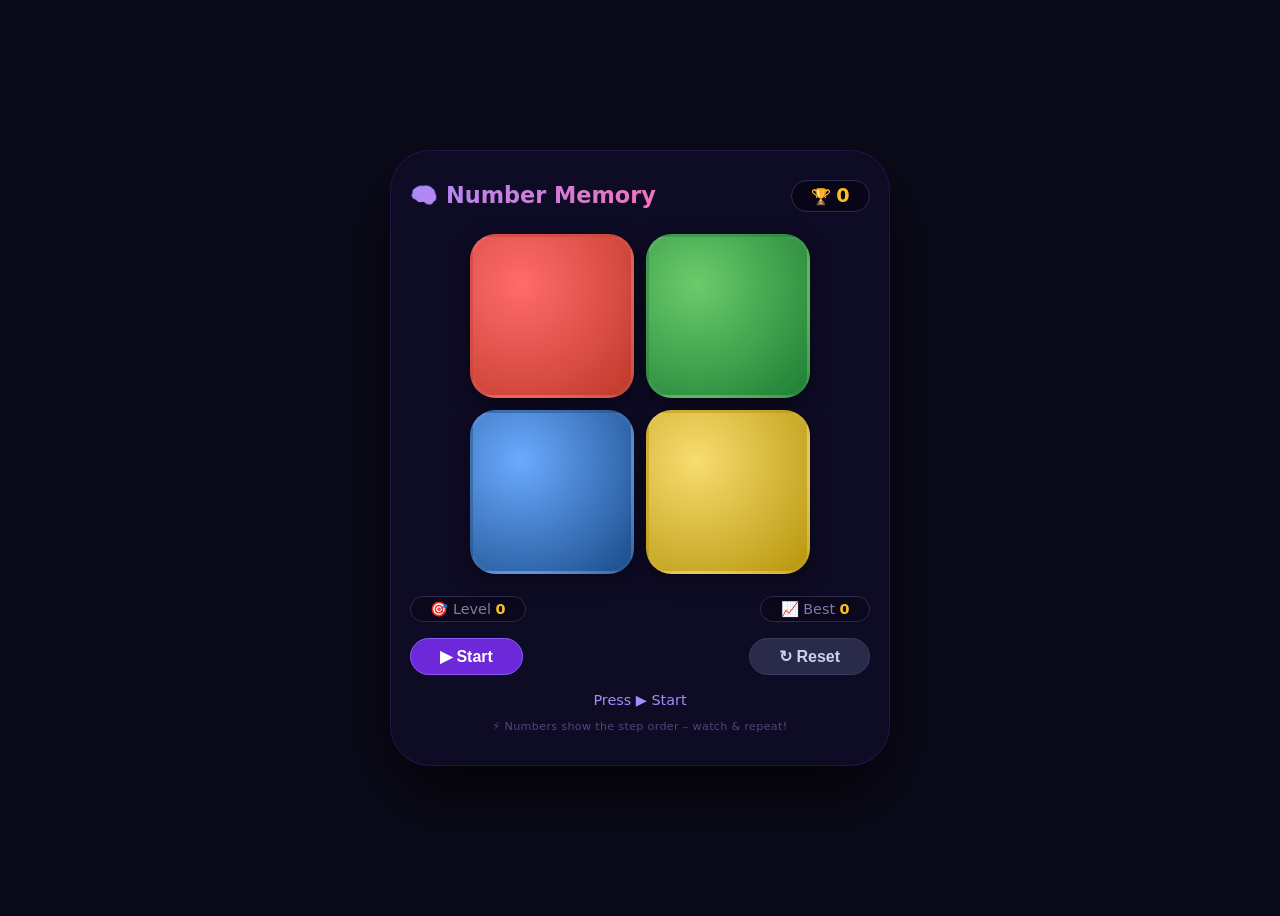
<file: game/iindex.html>
<!DOCTYPE html>
<html lang="en">
<head>
    <meta charset="UTF-8" />
    <meta name="viewport" content="width=device-width, initial-scale=1.0" />
    <title>🧠 Number Memory</title>
    <style>
        * {
            margin: 0;
            padding: 0;
            box-sizing: border-box;
            user-select: none;
        }
        body {
            min-height: 100vh;
            background: #0b0a1a;
            display: flex;
            justify-content: center;
            align-items: center;
            font-family: 'Segoe UI', system-ui, sans-serif;
            margin: 0.5rem;
        }
        .game {
            max-width: 500px;
            width: 100%;
            background: rgba(16, 12, 40, 0.85);
            backdrop-filter: blur(10px);
            border-radius: 2.5rem;
            padding: 1.8rem 1.2rem 2rem;
            border: 1px solid rgba(120, 80, 255, 0.15);
            box-shadow: 0 30px 70px rgba(0, 0, 0, 0.7);
            display: flex;
            flex-direction: column;
            align-items: center;
        }
        .header {
            width: 100%;
            display: flex;
            justify-content: space-between;
            align-items: center;
            margin-bottom: 1.2rem;
            color: #c0b0e0;
        }
        .title {
            font-size: 1.4rem;
            font-weight: 700;
            background: linear-gradient(135deg, #a78bfa, #f472b6);
            -webkit-background-clip: text;
            -webkit-text-fill-color: transparent;
            background-clip: text;
        }
        .score-box {
            background: rgba(0, 0, 0, 0.4);
            padding: 0.2rem 1.2rem;
            border-radius: 3rem;
            border: 1px solid #2a2a4a;
            font-weight: 600;
            font-size: 1rem;
        }
        .score-box span {
            color: #fbbf24;
            font-size: 1.2rem;
        }

        /* --- colour buttons --- */
        .grid {
            display: grid;
            grid-template-columns: 1fr 1fr;
            gap: 0.8rem;
            width: 100%;
            max-width: 340px;
            aspect-ratio: 1/1;
            margin: 0.2rem 0 1.2rem;
        }
        .btn-colour {
            position: relative;
            border-radius: 1.6rem;
            border: 3px solid rgba(255, 255, 255, 0.05);
            cursor: pointer;
            transition: transform 0.08s, box-shadow 0.15s, filter 0.1s;
            box-shadow: 0 6px 20px rgba(0, 0, 0, 0.5);
            touch-action: manipulation;
        }
        .btn-colour:active {
            transform: scale(0.94);
        }
        .btn-colour.active {
            filter: brightness(1.6);
            box-shadow: 0 0 40px rgba(255, 255, 255, 0.3);
            transform: scale(0.97);
        }
        .btn-colour.disabled {
            pointer-events: none;
            opacity: 0.5;
        }

        .c0 {
            background: radial-gradient(circle at 30% 30%, #ff6b6b, #c0392b);
        }
        .c1 {
            background: radial-gradient(circle at 30% 30%, #6bcb6b, #1e7e34);
        }
        .c2 {
            background: radial-gradient(circle at 30% 30%, #6baaff, #1a4c8a);
        }
        .c3 {
            background: radial-gradient(circle at 30% 30%, #f7dc6f, #b7950b);
        }

        /* --- number badge --- */
        .num-badge {
            position: absolute;
            top: -12px;
            left: 50%;
            transform: translateX(-50%);
            background: rgba(0, 0, 0, 0.8);
            color: #fff;
            font-size: 0.9rem;
            font-weight: 700;
            padding: 2px 12px;
            border-radius: 20px;
            border: 1px solid rgba(255, 255, 255, 0.2);
            pointer-events: none;
            opacity: 0;
            transition: opacity 0.12s ease;
            box-shadow: 0 4px 12px rgba(0, 0, 0, 0.5);
            z-index: 10;
            white-space: nowrap;
        }
        .num-badge.show {
            opacity: 1;
        }

        /* --- status & controls --- */
        .status-row {
            display: flex;
            justify-content: space-between;
            align-items: center;
            width: 100%;
            flex-wrap: wrap;
            gap: 0.5rem 1rem;
            margin: 0.2rem 0 0.8rem;
        }
        .info {
            color: #8877aa;
            font-size: 0.9rem;
            background: rgba(0, 0, 0, 0.3);
            padding: 0.2rem 1.2rem;
            border-radius: 2rem;
            border: 1px solid #2a2a4a;
        }
        .info span {
            color: #fbbf24;
            font-weight: 700;
        }
        .btn {
            background: #2a2a4a;
            border: none;
            color: #d0d0f0;
            font-weight: 700;
            padding: 0.5rem 1.8rem;
            border-radius: 3rem;
            font-size: 1rem;
            cursor: pointer;
            border: 1px solid #3a3a5a;
            transition: all 0.15s;
        }
        .btn:hover {
            background: #3a3a6a;
            transform: scale(1.03);
        }
        .btn:active {
            transform: scale(0.94);
        }
        .btn-primary {
            background: #6d28d9;
            border-color: #8b5cf6;
            color: #fff;
        }
        .btn-primary:hover {
            background: #7c3aed;
            box-shadow: 0 0 30px rgba(167, 139, 250, 0.2);
        }
        .btn-danger {
            background: #b91c1c;
            border-color: #ef4444;
            color: #fff;
        }
        .btn-danger:hover {
            background: #dc2626;
        }

        .message {
            font-size: 0.9rem;
            padding: 0.3rem 0;
            min-height: 1.6rem;
            color: #a78bfa;
            font-weight: 500;
        }
        .message.error {
            color: #f87171;
        }
        .message.success {
            color: #6ee7b7;
        }

        .hint {
            font-size: 0.7rem;
            color: #554477;
            margin-top: 0.4rem;
            letter-spacing: 0.3px;
        }

        @media (max-width: 420px) {
            .game {
                padding: 1.2rem 0.8rem 1.4rem;
            }
            .grid {
                gap: 0.6rem;
                max-width: 280px;
            }
            .title {
                font-size: 1.1rem;
            }
            .btn {
                font-size: 0.85rem;
                padding: 0.3rem 1.2rem;
            }
            .num-badge {
                font-size: 0.7rem;
                padding: 1px 10px;
                top: -10px;
            }
        }
    </style>
</head>
<body>
    <div class="game" id="app">
        <div class="header">
            <div class="title">🧠 Number Memory</div>
            <div class="score-box">🏆 <span id="scoreDisplay">0</span></div>
        </div>

        <!-- colour grid -->
        <div class="grid" id="grid">
            <div class="btn-colour c0" data-idx="0">
                <span class="num-badge" id="badge-0"></span>
            </div>
            <div class="btn-colour c1" data-idx="1">
                <span class="num-badge" id="badge-1"></span>
            </div>
            <div class="btn-colour c2" data-idx="2">
                <span class="num-badge" id="badge-2"></span>
            </div>
            <div class="btn-colour c3" data-idx="3">
                <span class="num-badge" id="badge-3"></span>
            </div>
        </div>

        <div class="status-row">
            <div class="info">🎯 Level <span id="levelDisplay">1</span></div>
            <div class="info">📈 Best <span id="bestDisplay">0</span></div>
        </div>

        <div class="status-row">
            <button class="btn btn-primary" id="startBtn">▶ Start</button>
            <button class="btn" id="resetBtn">↻ Reset</button>
        </div>

        <div class="message" id="message">Press Start to begin</div>
        <div class="hint">⚡ Numbers show the step order – watch & repeat!</div>
    </div>

    <script>
        (function() {
            'use strict';

            // ── DOM refs ──
            const colourBtns = document.querySelectorAll('.btn-colour');
            const badges = {
                0: document.getElementById('badge-0'),
                1: document.getElementById('badge-1'),
                2: document.getElementById('badge-2'),
                3: document.getElementById('badge-3')
            };
            const scoreSpan = document.getElementById('scoreDisplay');
            const levelSpan = document.getElementById('levelDisplay');
            const bestSpan = document.getElementById('bestDisplay');
            const messageEl = document.getElementById('message');
            const startBtn = document.getElementById('startBtn');
            const resetBtn = document.getElementById('resetBtn');

            // ── game state ──
            const state = {
                sequence: [],
                playerIndex: 0,
                isPlaying: false,
                isPlayerTurn: false,
                level: 0,
                score: 0,
                best: parseInt(localStorage.getItem('memoryBest') || '0', 10),
                locked: false,
            };
            bestSpan.textContent = state.best;

            // ── helpers ──
            function randomColour() { return Math.floor(Math.random() * 4); }

            function updateScore() {
                scoreSpan.textContent = state.score;
                levelSpan.textContent = state.level;
                if (state.score > state.best) {
                    state.best = state.score;
                    localStorage.setItem('memoryBest', String(state.best));
                    bestSpan.textContent = state.best;
                }
            }

            function setMessage(text, type = '') {
                messageEl.textContent = text;
                messageEl.className = 'message ' + type;
            }

            // ── show number on a badge ──
            function showNumber(idx, num, duration = 500) {
                const badge = badges[idx];
                if (!badge) return;
                badge.textContent = num;
                badge.classList.add('show');
                // auto hide after duration
                if (duration > 0) {
                    setTimeout(() => {
                        badge.classList.remove('show');
                    }, duration);
                }
            }

            // ── hide all numbers ──
            function hideAllNumbers() {
                Object.values(badges).forEach(b => b.classList.remove('show'));
            }

            // ── flash a colour AND show its step number ──
            function flashColour(idx, duration = 400, stepNumber = null) {
                return new Promise(resolve => {
                    const btn = colourBtns[idx];
                    if (!btn) return resolve();

                    // show number if provided
                    if (stepNumber !== null) {
                        showNumber(idx, stepNumber, duration + 100);
                    }

                    btn.classList.add('active');
                    setTimeout(() => {
                        btn.classList.remove('active');
                        // hide number after flash (but we already auto-hide via showNumber timeout)
                        resolve();
                    }, duration);
                });
            }

            // ── play the whole sequence with numbers ──
            async function playSequence() {
                state.isPlaying = true;
                state.isPlayerTurn = false;
                state.locked = true;
                hideAllNumbers();
                setMessage('👀 Watch the numbers...', '');

                for (let i = 0; i < state.sequence.length; i++) {
                    const idx = state.sequence[i];
                    const stepNum = i + 1; // 1-based
                    await flashColour(idx, 400, stepNum);
                    await new Promise(r => setTimeout(r, 150));
                }

                state.isPlaying = false;
                state.isPlayerTurn = true;
                state.locked = false;
                state.playerIndex = 0;
                hideAllNumbers();
                setMessage(`🎯 Your turn (${state.sequence.length} steps)`, '');
            }

            // ── add a new step ──
            function addStep() {
                const newCol = randomColour();
                state.sequence.push(newCol);
                state.level = state.sequence.length;
                updateScore();
            }

            // ── reset ──
            function resetGame() {
                state.isPlaying = false;
                state.isPlayerTurn = false;
                state.locked = false;
                state.sequence = [];
                state.playerIndex = 0;
                state.score = 0;
                state.level = 0;
                updateScore();
                hideAllNumbers();
                colourBtns.forEach(b => b.classList.remove('active', 'disabled'));
                setMessage('🔄 Reset. Press Start', '');
            }

            // ── start new round ──
            function startRound() {
                if (state.isPlaying) return;
                if (state.sequence.length === 0) {
                    resetGame();
                    addStep();
                } else {
                    addStep();
                }
                playSequence();
            }

            // ── handle player click ──
            function handlePlayerClick(idx) {
                if (state.locked || !state.isPlayerTurn || state.isPlaying) return;

                const expected = state.sequence[state.playerIndex];
                const currentStep = state.playerIndex + 1; // 1-based

                // show the number on clicked button
                showNumber(idx, currentStep, 400);

                if (idx !== expected) {
                    // wrong
                    state.isPlayerTurn = false;
                    state.locked = true;
                    setMessage(`❌ Wrong! Score: ${state.score}`, 'error');
                    colourBtns.forEach(b => b.classList.add('disabled'));
                    setTimeout(() => {
                        colourBtns.forEach(b => b.classList.remove('disabled'));
                        hideAllNumbers();
                        resetGame();
                        setMessage('Press Start to try again', '');
                    }, 1400);
                    return;
                }

                // correct
                state.playerIndex++;
                if (state.playerIndex === state.sequence.length) {
                    // completed
                    state.score++;
                    updateScore();
                    state.isPlayerTurn = false;
                    state.locked = true;
                    setMessage(`✅ Correct! +1  (Score: ${state.score})`, 'success');
                    setTimeout(() => {
                        addStep();
                        playSequence();
                    }, 700);
                } else {
                    setMessage(`✅ ${state.playerIndex}/${state.sequence.length}`, '');
                }
            }

            // ── events ──
            colourBtns.forEach((btn, idx) => {
                btn.addEventListener('click', () => handlePlayerClick(idx));
                btn.addEventListener('touchstart', (e) => {
                    e.preventDefault();
                    handlePlayerClick(idx);
                });
            });

            startBtn.addEventListener('click', () => {
                if (state.sequence.length === 0) {
                    resetGame();
                    addStep();
                    playSequence();
                } else if (!state.isPlaying && !state.isPlayerTurn) {
                    if (state.sequence.length === 0) addStep();
                    playSequence();
                }
            });

            resetBtn.addEventListener('click', () => {
                resetGame();
                setMessage('Reset. Press Start', '');
            });

            // keyboard space
            document.addEventListener('keydown', (e) => {
                if (e.key === ' ' || e.key === 'Enter') {
                    e.preventDefault();
                    startBtn.click();
                }
            });

            // ── init ──
            resetGame();
            setMessage('Press ▶ Start', '');

        })();
    </script>
     <script src="../js/update.js"></script>
</body>
</html>
</file>
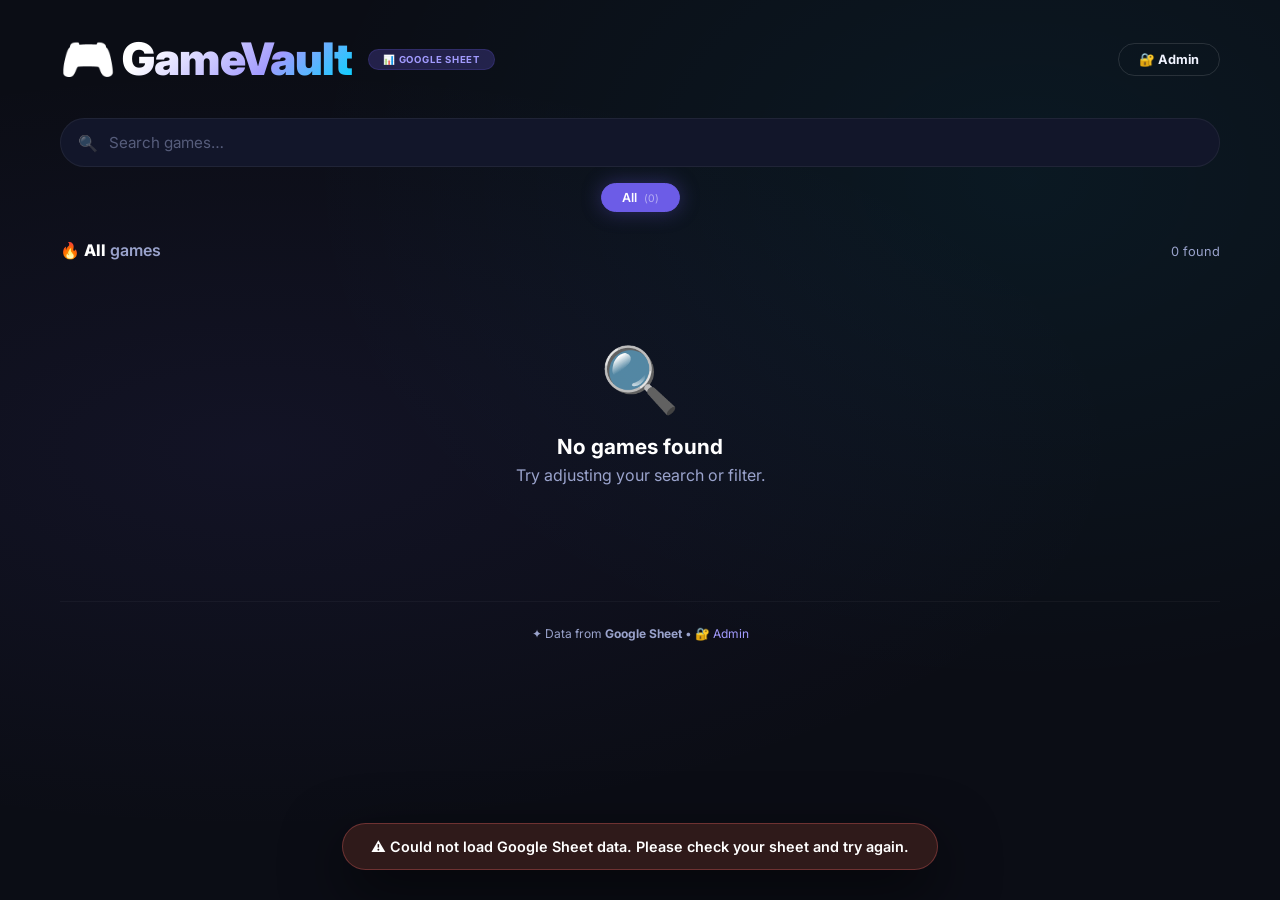
<file: game/inedx.html>
<!DOCTYPE html>
<html lang="en">
<head>
    <meta charset="UTF-8" />
    <meta name="viewport" content="width=device-width, initial-scale=1.0, maximum-scale=1.0, user-scalable=yes" />
    <title>🎮 GameVault · Google Sheet</title>
    <link rel="preconnect" href="https://fonts.googleapis.com" />
    <link rel="preconnect" href="https://fonts.gstatic.com" crossorigin />
    <link href="https://fonts.googleapis.com/css2?family=Inter:opsz,wght@14..32,400;14..32,600;14..32,700;14..32,800;14..32,900&display=swap" rel="stylesheet" />
    <style>
        /* ─── RESET & BASE ─── */
        * {
            margin: 0;
            padding: 0;
            box-sizing: border-box;
        }
        :root {
            --bg-primary: #0b0d15;
            --bg-secondary: #12162a;
            --bg-card: #1a1f3a;
            --bg-card-hover: #232a4d;
            --bg-admin: #0f1325;
            --text-primary: #f0f3ff;
            --text-secondary: #9aa3cc;
            --accent-1: #6c5ce7;
            --accent-2: #a29bfe;
            --accent-3: #00d4ff;
            --accent-glow: rgba(108, 92, 231, 0.35);
            --radius: 18px;
            --transition: 0.3s cubic-bezier(0.4, 0, 0.2, 1);
            --danger: #ff6b6b;
            --success: #51cf66;
        }
        html {
            scroll-behavior: smooth;
        }
        body {
            font-family: 'Inter', -apple-system, BlinkMacSystemFont, sans-serif;
            background: var(--bg-primary);
            color: var(--text-primary);
            min-height: 100vh;
            padding: 0 0 40px 0;
            background-image: radial-gradient(ellipse at 20% 50%, rgba(108, 92, 231, 0.08) 0%, transparent 60%), radial-gradient(ellipse at 80% 20%, rgba(0, 212, 255, 0.06) 0%, transparent 50%);
        }
        ::-webkit-scrollbar {
            width: 6px;
        }
        ::-webkit-scrollbar-track {
            background: var(--bg-secondary);
        }
        ::-webkit-scrollbar-thumb {
            background: var(--accent-1);
            border-radius: 10px;
        }
        .container {
            max-width: 1200px;
            margin: 0 auto;
            padding: 0 20px;
        }
        .hidden {
            display: none !important;
        }
        .btn {
            display: inline-flex;
            align-items: center;
            gap: 8px;
            padding: 10px 24px;
            border-radius: 60px;
            font-family: inherit;
            font-weight: 700;
            font-size: 0.9rem;
            border: none;
            cursor: pointer;
            transition: var(--transition);
            text-decoration: none;
            background: var(--bg-card);
            color: var(--text-primary);
            border: 1px solid rgba(255, 255, 255, 0.06);
        }
        .btn:hover {
            transform: translateY(-2px);
            background: var(--bg-card-hover);
            border-color: rgba(255, 255, 255, 0.12);
        }
        .btn-primary {
            background: var(--accent-1);
            color: #fff;
            border-color: var(--accent-1);
            box-shadow: 0 0 20px var(--accent-glow);
        }
        .btn-primary:hover {
            background: #7c6df0;
        }
        .btn-danger {
            background: var(--danger);
            color: #fff;
            border-color: var(--danger);
        }
        .btn-danger:hover {
            background: #ff7a7a;
        }
        .btn-sm {
            padding: 6px 16px;
            font-size: 0.75rem;
        }
        .btn-outline {
            background: transparent;
            border: 1px solid rgba(255, 255, 255, 0.12);
        }
        .btn-outline:hover {
            background: var(--bg-card);
            border-color: rgba(255, 255, 255, 0.2);
        }
        .toast {
            position: fixed;
            bottom: 30px;
            left: 50%;
            transform: translateX(-50%) translateY(100px);
            background: var(--bg-card);
            color: #fff;
            padding: 14px 28px;
            border-radius: 60px;
            font-weight: 600;
            font-size: 0.9rem;
            border: 1px solid rgba(255, 255, 255, 0.08);
            box-shadow: 0 20px 60px rgba(0, 0, 0, 0.6);
            opacity: 0;
            transition: all 0.4s cubic-bezier(0.4, 0, 0.2, 1);
            z-index: 999;
            pointer-events: none;
        }
        .toast.show {
            opacity: 1;
            transform: translateX(-50%) translateY(0);
        }
        .toast.success {
            border-color: rgba(81, 207, 102, 0.3);
            background: #1a2f1a;
        }
        .toast.error {
            border-color: rgba(255, 107, 107, 0.3);
            background: #2f1a1a;
        }
        /* Hero */
        .hero {
            padding: 32px 0 24px 0;
            display: flex;
            justify-content: space-between;
            align-items: center;
            flex-wrap: wrap;
            gap: 16px;
        }
        .hero-left {
            display: flex;
            align-items: center;
            gap: 16px;
        }
        .hero-left h1 {
            font-size: clamp(1.8rem, 5vw, 2.8rem);
            font-weight: 900;
            background: linear-gradient(135deg, #fff 30%, var(--accent-2) 70%, var(--accent-3));
            -webkit-background-clip: text;
            -webkit-text-fill-color: transparent;
            background-clip: text;
            letter-spacing: -0.02em;
        }
        .hero-left .badge {
            font-size: 0.6rem;
            font-weight: 700;
            text-transform: uppercase;
            letter-spacing: 0.08em;
            background: rgba(108, 92, 231, 0.25);
            padding: 4px 14px;
            border-radius: 100px;
            color: var(--accent-2);
            border: 1px solid rgba(108, 92, 231, 0.2);
        }
        .hero-actions {
            display: flex;
            gap: 10px;
            flex-wrap: wrap;
        }
        .hero-actions .btn {
            font-size: 0.8rem;
            padding: 8px 20px;
        }
        /* Controls */
        .controls {
            display: flex;
            flex-direction: column;
            gap: 16px;
            margin: 8px 0 28px 0;
        }
        .search-wrap {
            position: relative;
            width: 100%;
        }
        .search-wrap .icon {
            position: absolute;
            left: 18px;
            top: 50%;
            transform: translateY(-50%);
            font-size: 1rem;
            opacity: 0.4;
            pointer-events: none;
        }
        .search-wrap input {
            width: 100%;
            padding: 14px 20px 14px 48px;
            background: var(--bg-secondary);
            border: 1px solid rgba(255, 255, 255, 0.06);
            border-radius: 60px;
            color: #fff;
            font-size: 0.95rem;
            font-family: inherit;
            outline: none;
            transition: var(--transition);
        }
        .search-wrap input::placeholder {
            color: var(--text-secondary);
            opacity: 0.5;
        }
        .search-wrap input:focus {
            border-color: var(--accent-1);
            box-shadow: 0 0 0 4px var(--accent-glow);
            background: var(--bg-card);
        }
        .filter-chips {
            display: flex;
            flex-wrap: wrap;
            gap: 10px;
            justify-content: center;
        }
        .filter-chips button {
            padding: 6px 20px;
            border: 1px solid rgba(255, 255, 255, 0.06);
            border-radius: 60px;
            background: var(--bg-secondary);
            color: var(--text-secondary);
            font-size: 0.78rem;
            font-weight: 600;
            font-family: inherit;
            cursor: pointer;
            transition: var(--transition);
            white-space: nowrap;
        }
        .filter-chips button:hover {
            background: var(--bg-card);
            color: #fff;
            border-color: rgba(255, 255, 255, 0.12);
            transform: translateY(-2px);
        }
        .filter-chips button.active {
            background: var(--accent-1);
            color: #fff;
            border-color: var(--accent-1);
            box-shadow: 0 0 20px var(--accent-glow);
        }
        .filter-chips button .count {
            opacity: 0.5;
            font-weight: 400;
            font-size: 0.65rem;
            margin-left: 4px;
        }
        .grid-header {
            display: flex;
            justify-content: space-between;
            align-items: baseline;
            margin: 8px 0 20px 0;
            flex-wrap: wrap;
            gap: 8px;
        }
        .grid-header h2 {
            font-size: 1rem;
            font-weight: 600;
            color: var(--text-secondary);
        }
        .grid-header h2 strong {
            color: #fff;
            font-weight: 800;
        }
        .grid-header .result-count {
            font-size: 0.8rem;
            color: var(--text-secondary);
        }
        /* Game Grid */
        .game-grid {
            display: grid;
            grid-template-columns: repeat(auto-fill, minmax(160px, 1fr));
            gap: 18px;
        }
        .game-card {
            background: var(--bg-card);
            border-radius: var(--radius);
            padding: 20px 16px 18px;
            border: 1px solid rgba(255, 255, 255, 0.04);
            transition: var(--transition);
            cursor: pointer;
            position: relative;
            overflow: hidden;
            display: flex;
            flex-direction: column;
            align-items: center;
            text-align: center;
            text-decoration: none;
            color: inherit;
        }
        .game-card::before {
            content: '';
            position: absolute;
            inset: 0;
            border-radius: var(--radius);
            padding: 1px;
            background: linear-gradient(135deg, rgba(108, 92, 231, 0.2), transparent 60%);
            -webkit-mask: linear-gradient(#fff 0 0) content-box, linear-gradient(#fff 0 0);
            mask: linear-gradient(#fff 0 0) content-box, linear-gradient(#fff 0 0);
            -webkit-mask-composite: xor;
            mask-composite: exclude;
            pointer-events: none;
            opacity: 0;
            transition: var(--transition);
        }
        .game-card:hover {
            transform: translateY(-6px) scale(1.01);
            background: var(--bg-card-hover);
            border-color: rgba(108, 92, 231, 0.25);
            box-shadow: 0 16px 40px -12px rgba(0, 0, 0, 0.6), 0 0 0 1px rgba(108, 92, 231, 0.1);
        }
        .game-card:hover::before {
            opacity: 1;
        }
        .game-card .icon-big {
            font-size: 3.2rem;
            line-height: 1;
            margin-bottom: 8px;
            filter: drop-shadow(0 4px 12px rgba(0, 0, 0, 0.4));
            transition: var(--transition);
        }
        .game-card:hover .icon-big {
            transform: scale(1.08) rotate(-2deg);
        }
        .game-card .game-name {
            font-weight: 700;
            font-size: 1rem;
            color: #fff;
            margin: 4px 0 2px;
            line-height: 1.3;
        }
        .game-card .game-category {
            font-size: 0.65rem;
            font-weight: 600;
            text-transform: uppercase;
            letter-spacing: 0.06em;
            color: var(--accent-2);
            background: rgba(108, 92, 231, 0.15);
            padding: 2px 14px;
            border-radius: 100px;
            display: inline-block;
            margin: 6px 0 4px;
        }
        .game-card .game-rating {
            display: flex;
            align-items: center;
            gap: 4px;
            font-size: 0.8rem;
            color: #fbbf24;
            margin-top: 6px;
        }
        .game-card .game-rating span {
            color: var(--text-secondary);
            font-size: 0.7rem;
        }
        .game-card .card-glow {
            position: absolute;
            top: -40%;
            right: -20%;
            width: 120px;
            height: 120px;
            background: radial-gradient(circle, rgba(108, 92, 231, 0.15), transparent 70%);
            border-radius: 50%;
            pointer-events: none;
            opacity: 0;
            transition: var(--transition);
        }
        .game-card:hover .card-glow {
            opacity: 1;
        }
        .empty-state {
            text-align: center;
            padding: 60px 20px;
            grid-column: 1 / -1;
        }
        .empty-state .big-emoji {
            font-size: 4rem;
            display: block;
            margin-bottom: 16px;
        }
        .empty-state h3 {
            font-size: 1.3rem;
            font-weight: 700;
            color: #fff;
        }
        .empty-state p {
            color: var(--text-secondary);
            margin-top: 6px;
            max-width: 400px;
            margin-left: auto;
            margin-right: auto;
        }
        .empty-state .btn {
            margin-top: 20px;
        }
        .loading-state {
            text-align: center;
            padding: 60px 20px;
            grid-column: 1 / -1;
            color: var(--text-secondary);
            font-size: 1.1rem;
        }
        .loading-state .spinner {
            display: inline-block;
            animation: spin 1s linear infinite;
            font-size: 2rem;
            margin-bottom: 12px;
        }
        @keyframes spin {
            0% {
                transform: rotate(0deg);
            }
            100% {
                transform: rotate(360deg);
            }
        }
        /* Detail */
        .game-detail {
            animation: fadeUp 0.4s ease forwards;
            padding: 10px 0 30px 0;
        }
        .game-detail .back-bar {
            display: flex;
            align-items: center;
            gap: 12px;
            margin-bottom: 28px;
        }
        .game-detail .back-bar .btn {
            font-size: 0.8rem;
            padding: 8px 20px;
        }
        .game-detail .detail-card {
            background: var(--bg-card);
            border-radius: var(--radius);
            padding: 40px 36px;
            border: 1px solid rgba(255, 255, 255, 0.05);
            text-align: center;
            max-width: 600px;
            margin: 0 auto;
        }
        .game-detail .detail-card .big-icon {
            font-size: 5rem;
            line-height: 1;
            margin-bottom: 12px;
        }
        .game-detail .detail-card h1 {
            font-size: 2.2rem;
            font-weight: 800;
            margin-bottom: 4px;
        }
        .game-detail .detail-card .cat-tag {
            display: inline-block;
            font-size: 0.75rem;
            font-weight: 600;
            text-transform: uppercase;
            letter-spacing: 0.06em;
            color: var(--accent-2);
            background: rgba(108, 92, 231, 0.15);
            padding: 4px 20px;
            border-radius: 100px;
            margin: 6px 0 16px 0;
        }
        .game-detail .detail-card .rating-big {
            font-size: 1.4rem;
            color: #fbbf24;
            margin: 8px 0 20px 0;
        }
        .game-detail .detail-card .rating-big span {
            color: var(--text-secondary);
            font-size: 0.9rem;
            margin-left: 6px;
        }
        .game-detail .detail-card .play-link {
            display: inline-block;
            padding: 14px 40px;
            background: var(--accent-1);
            color: #fff;
            border-radius: 60px;
            font-weight: 700;
            font-size: 1rem;
            text-decoration: none;
            transition: var(--transition);
            box-shadow: 0 0 30px var(--accent-glow);
            border: none;
            cursor: pointer;
        }
        .game-detail .detail-card .play-link:hover {
            background: #7c6df0;
            transform: translateY(-3px);
        }
        .game-detail .detail-card .game-link-text {
            margin-top: 16px;
            color: var(--text-secondary);
            font-size: 0.8rem;
            word-break: break-all;
        }
        .game-detail .detail-card .game-link-text a {
            color: var(--accent-3);
            text-decoration: none;
        }
        .game-detail .detail-card .game-link-text a:hover {
            text-decoration: underline;
        }
        /* Admin Login */
        .admin-login-wrapper {
            min-height: 70vh;
            display: flex;
            align-items: center;
            justify-content: center;
            padding: 30px 20px;
        }
        .admin-login-box {
            background: var(--bg-card);
            border-radius: var(--radius);
            padding: 48px 40px;
            max-width: 420px;
            width: 100%;
            border: 1px solid rgba(255, 255, 255, 0.06);
            box-shadow: 0 30px 60px -20px rgba(0, 0, 0, 0.8);
        }
        .admin-login-box .lock-icon {
            font-size: 3rem;
            text-align: center;
            display: block;
            margin-bottom: 8px;
        }
        .admin-login-box h2 {
            text-align: center;
            font-size: 1.6rem;
            font-weight: 800;
            margin-bottom: 4px;
        }
        .admin-login-box .sub {
            text-align: center;
            color: var(--text-secondary);
            font-size: 0.9rem;
            margin-bottom: 28px;
        }
        .admin-login-box label {
            font-size: 0.8rem;
            font-weight: 600;
            color: var(--text-secondary);
            display: block;
            margin-bottom: 4px;
        }
        .admin-login-box input {
            width: 100%;
            padding: 12px 16px;
            background: var(--bg-secondary);
            border: 1px solid rgba(255, 255, 255, 0.06);
            border-radius: 12px;
            color: #fff;
            font-size: 0.95rem;
            font-family: inherit;
            outline: none;
            transition: var(--transition);
            margin-bottom: 16px;
        }
        .admin-login-box input:focus {
            border-color: var(--accent-1);
            box-shadow: 0 0 0 4px var(--accent-glow);
            background: var(--bg-card);
        }
        .admin-login-box .form-actions {
            display: flex;
            gap: 12px;
            margin-top: 8px;
        }
        .admin-login-box .form-actions .btn {
            flex: 1;
            justify-content: center;
        }
        .admin-login-box .error-msg {
            color: var(--danger);
            font-size: 0.85rem;
            text-align: center;
            margin-top: 12px;
            min-height: 24px;
        }
        /* Admin Panel */
        .admin-panel-wrapper {
            padding: 20px 0 30px 0;
        }
        .admin-panel {
            background: var(--bg-admin);
            border-radius: var(--radius);
            padding: 30px 28px;
            border: 1px solid rgba(255, 255, 255, 0.05);
            animation: fadeUp 0.4s ease forwards;
        }
        .admin-panel .panel-header {
            display: flex;
            justify-content: space-between;
            align-items: center;
            flex-wrap: wrap;
            gap: 12px;
            margin-bottom: 6px;
        }
        .admin-panel .panel-header h2 {
            font-size: 1.4rem;
            font-weight: 700;
        }
        .admin-panel .panel-header .admin-user {
            font-size: 0.8rem;
            color: var(--text-secondary);
            background: rgba(108, 92, 231, 0.12);
            padding: 4px 16px;
            border-radius: 100px;
        }
        .admin-panel .subtitle {
            color: var(--text-secondary);
            font-size: 0.9rem;
            margin-bottom: 24px;
        }
        .admin-tabs {
            display: flex;
            gap: 8px;
            margin-bottom: 24px;
            border-bottom: 1px solid rgba(255, 255, 255, 0.06);
            padding-bottom: 12px;
            flex-wrap: wrap;
        }
        .admin-tabs button {
            padding: 8px 24px;
            border: none;
            border-radius: 60px;
            background: transparent;
            color: var(--text-secondary);
            font-family: inherit;
            font-weight: 600;
            font-size: 0.85rem;
            cursor: pointer;
            transition: var(--transition);
        }
        .admin-tabs button:hover {
            color: #fff;
            background: rgba(255, 255, 255, 0.04);
        }
        .admin-tabs button.active {
            background: var(--accent-1);
            color: #fff;
            box-shadow: 0 0 20px var(--accent-glow);
        }
        .admin-tab-content {
            display: none;
            animation: fadeUp 0.3s ease forwards;
        }
        .admin-tab-content.active {
            display: block;
        }
        .admin-form {
            display: grid;
            grid-template-columns: 1fr 1fr;
            gap: 18px;
        }
        .admin-form .full-width {
            grid-column: 1 / -1;
        }
        .admin-form label {
            font-size: 0.8rem;
            font-weight: 600;
            color: var(--text-secondary);
            display: block;
            margin-bottom: 4px;
        }
        .admin-form input,
        .admin-form select {
            width: 100%;
            padding: 12px 16px;
            background: var(--bg-secondary);
            border: 1px solid rgba(255, 255, 255, 0.06);
            border-radius: 12px;
            color: #fff;
            font-size: 0.9rem;
            font-family: inherit;
            outline: none;
            transition: var(--transition);
        }
        .admin-form input:focus,
        .admin-form select:focus {
            border-color: var(--accent-1);
            box-shadow: 0 0 0 4px var(--accent-glow);
            background: var(--bg-card);
        }
        .admin-form input::placeholder {
            color: var(--text-secondary);
            opacity: 0.4;
        }
        .admin-form .form-actions {
            display: flex;
            gap: 12px;
            flex-wrap: wrap;
            margin-top: 8px;
        }
        .admin-game-list {
            margin-top: 32px;
        }
        .admin-game-list h3 {
            font-size: 1rem;
            font-weight: 700;
            color: var(--text-secondary);
            margin-bottom: 14px;
        }
        .admin-game-list .list-item {
            display: flex;
            justify-content: space-between;
            align-items: center;
            padding: 12px 16px;
            background: var(--bg-secondary);
            border-radius: 12px;
            margin-bottom: 8px;
            transition: var(--transition);
            border: 1px solid rgba(255, 255, 255, 0.03);
        }
        .admin-game-list .list-item:hover {
            background: var(--bg-card);
            border-color: rgba(255, 255, 255, 0.06);
        }
        .admin-game-list .list-item .info {
            display: flex;
            align-items: center;
            gap: 14px;
            flex-wrap: wrap;
        }
        .admin-game-list .list-item .info .icon {
            font-size: 1.6rem;
        }
        .admin-game-list .list-item .info .name {
            font-weight: 600;
            font-size: 0.9rem;
        }
        .admin-game-list .list-item .info .cat {
            font-size: 0.7rem;
            color: var(--text-secondary);
            background: rgba(108, 92, 231, 0.12);
            padding: 2px 12px;
            border-radius: 100px;
        }
        .admin-game-list .list-item .actions {
            display: flex;
            gap: 8px;
        }
        .admin-game-list .list-item .actions .btn {
            padding: 4px 14px;
            font-size: 0.7rem;
        }
        .admin-game-list .empty-small {
            text-align: center;
            color: var(--text-secondary);
            padding: 30px 0;
            font-size: 0.9rem;
        }
        /* Settings */
        .settings-section {
            max-width: 480px;
        }
        .settings-section .setting-group {
            margin-bottom: 24px;
        }
        .settings-section .setting-group label {
            font-size: 0.8rem;
            font-weight: 600;
            color: var(--text-secondary);
            display: block;
            margin-bottom: 4px;
        }
        .settings-section .setting-group input {
            width: 100%;
            padding: 12px 16px;
            background: var(--bg-secondary);
            border: 1px solid rgba(255, 255, 255, 0.06);
            border-radius: 12px;
            color: #fff;
            font-size: 0.95rem;
            font-family: inherit;
            outline: none;
            transition: var(--transition);
        }
        .settings-section .setting-group input:focus {
            border-color: var(--accent-1);
            box-shadow: 0 0 0 4px var(--accent-glow);
            background: var(--bg-card);
        }
        .settings-section .setting-group .hint {
            font-size: 0.7rem;
            color: var(--text-secondary);
            margin-top: 4px;
            opacity: 0.6;
        }
        .footer {
            margin-top: 56px;
            padding-top: 24px;
            border-top: 1px solid rgba(255, 255, 255, 0.04);
            text-align: center;
            color: var(--text-secondary);
            font-size: 0.75rem;
        }
        .footer a {
            color: var(--accent-2);
            text-decoration: none;
        }
        .footer a:hover {
            color: #fff;
        }
        @media (max-width: 700px) {
            .admin-form {
                grid-template-columns: 1fr;
            }
            .admin-form .full-width {
                grid-column: 1;
            }
            .admin-panel {
                padding: 20px 16px;
            }
            .admin-login-box {
                padding: 32px 24px;
            }
            .game-detail .detail-card {
                padding: 28px 20px;
            }
            .game-detail .detail-card h1 {
                font-size: 1.6rem;
            }
            .game-detail .detail-card .big-icon {
                font-size: 3.8rem;
            }
            .hero {
                flex-direction: column;
                align-items: flex-start;
            }
            .hero-actions {
                width: 100%;
            }
            .hero-actions .btn {
                flex: 1;
                justify-content: center;
            }
        }
        @media (max-width: 600px) {
            .game-grid {
                grid-template-columns: repeat(auto-fill, minmax(140px, 1fr));
                gap: 14px;
            }
            .game-card {
                padding: 16px 12px 14px;
            }
            .game-card .icon-big {
                font-size: 2.6rem;
            }
            .filter-chips {
                gap: 8px;
            }
            .filter-chips button {
                padding: 5px 14px;
                font-size: 0.7rem;
            }
            .search-wrap input {
                padding: 12px 16px 12px 44px;
                font-size: 0.9rem;
            }
            .admin-game-list .list-item {
                flex-wrap: wrap;
                gap: 8px;
            }
            .admin-game-list .list-item .info {
                flex-wrap: wrap;
            }
            .admin-tabs button {
                padding: 6px 16px;
                font-size: 0.75rem;
            }
        }
        @media (max-width: 420px) {
            .game-grid {
                grid-template-columns: repeat(auto-fill, minmax(120px, 1fr));
                gap: 12px;
            }
            .game-card .game-name {
                font-size: 0.85rem;
            }
            .game-card .icon-big {
                font-size: 2.2rem;
            }
        }
        @keyframes fadeUp {
            from {
                opacity: 0;
                transform: translateY(18px);
            }
            to {
                opacity: 1;
                transform: translateY(0);
            }
        }
        .game-card {
            animation: fadeUp 0.4s ease forwards;
        }
    </style>
</head>
<body>

    <div class="toast" id="toast"></div>

    <div class="container" id="app">

        <!-- ═══ MAIN VIEW ═══ -->
        <div id="mainView">
            <header class="hero">
                <div class="hero-left">
                    <h1>🎮 GameVault</h1>
                    <span class="badge" id="dataSourceBadge">📊 Google Sheet</span>
                </div>
                <div class="hero-actions">
                    <a href="#admin" class="btn btn-outline btn-sm">🔐 Admin</a>
                </div>
            </header>

            <div class="controls">
                <div class="search-wrap">
                    <span class="icon">🔍</span>
                    <input type="text" id="searchInput" placeholder="Search games…" autocomplete="off" />
                </div>
                <div class="filter-chips" id="filterContainer"></div>
            </div>

            <div class="grid-header">
                <h2>🔥 <strong id="showingLabel">All</strong> games</h2>
                <span class="result-count" id="resultCount">0 found</span>
            </div>

            <div class="game-grid" id="gameGrid">
                <div class="loading-state">
                    <div class="spinner">⏳</div>
                    <div>Loading games from Google Sheet…</div>
                </div>
            </div>
        </div>

        <!-- ═══ ADMIN ROUTE ═══ (optional, kept for local storage) -->
        <div id="adminRoute" class="hidden">
            <!-- Login -->
            <div id="adminLogin" class="admin-login-wrapper">
                <div class="admin-login-box">
                    <span class="lock-icon">🔐</span>
                    <h2>Admin Access</h2>
                    <p class="sub">Manage games (local storage)</p>
                    <form id="loginForm">
                        <label for="loginUser">Username</label>
                        <input type="text" id="loginUser" placeholder="admin" required autocomplete="username" />
                        <label for="loginPass">Password</label>
                        <input type="password" id="loginPass" placeholder="••••••" required autocomplete="current-password" />
                        <div class="form-actions">
                            <button type="submit" class="btn btn-primary">🔓 Login</button>
                            <button type="button" class="btn btn-outline" onclick="window.location.hash=''">← Back</button>
                        </div>
                        <div class="error-msg" id="loginError"></div>
                    </form>
                </div>
            </div>

            <!-- Admin Panel -->
            <div id="adminPanel" class="hidden admin-panel-wrapper">
                <div class="admin-panel">
                    <div class="panel-header">
                        <div>
                            <h2>🔧 Admin Panel</h2>
                            <span class="admin-user" id="adminUserDisplay">👤 admin</span>
                        </div>
                        <div style="display:flex; gap:10px; flex-wrap:wrap;">
                            <button class="btn btn-outline btn-sm" id="adminLogoutBtn">🚪 Logout</button>
                            <a href="#" class="btn btn-outline btn-sm" onclick="window.location.hash=''">← Public</a>
                        </div>
                    </div>
                    <p class="subtitle">Add/delete games — stored in your browser (localStorage). Google Sheet data is read-only.</p>

                    <div class="admin-tabs">
                        <button class="active" data-tab="games">📋 Games</button>
                        <button data-tab="settings">⚙️ Settings</button>
                    </div>

                    <!-- TAB: Games -->
                    <div class="admin-tab-content active" id="tabGames">
                        <form class="admin-form" id="adminForm">
                            <div>
                                <label for="gameName">Game Name *</label>
                                <input type="text" id="gameName" placeholder="e.g. Elden Ring" required />
                            </div>
                            <div>
                                <label for="gameCategory">Category *</label>
                                <input type="text" id="gameCategory" placeholder="e.g. RPG, Action" required />
                            </div>
                            <div>
                                <label for="gameIcon">Icon (emoji or URL)</label>
                                <input type="text" id="gameIcon" placeholder="🎮 or https://example.com/icon.png" />
                            </div>
                            <div>
                                <label for="gameRating">Rating (1–5)</label>
                                <input type="number" id="gameRating" placeholder="4.8" min="0" max="5" step="0.1" />
                            </div>
                            <div class="full-width">
                                <label for="gameLink">Game Link (URL) *</label>
                                <input type="url" id="gameLink" placeholder="https://example.com/play" required />
                            </div>
                            <div class="full-width form-actions">
                                <button type="submit" class="btn btn-primary">➕ Add Game</button>
                                <button type="reset" class="btn btn-outline">Clear</button>
                            </div>
                        </form>

                        <div class="admin-game-list">
                            <h3>📋 Local games (admin added)</h3>
                            <div id="adminGameList"></div>
                        </div>
                    </div>

                    <!-- TAB: Settings -->
                    <div class="admin-tab-content" id="tabSettings">
                        <div class="settings-section">
                            <h3 style="margin-bottom:20px;font-weight:700;">Change Credentials</h3>
                            <form id="settingsForm">
                                <div class="setting-group">
                                    <label for="newUsername">New Username</label>
                                    <input type="text" id="newUsername" placeholder="Enter new username" />
                                    <div class="hint">Leave blank to keep current</div>
                                </div>
                                <div class="setting-group">
                                    <label for="newPassword">New Password</label>
                                    <input type="password" id="newPassword" placeholder="Enter new password" />
                                    <div class="hint">Leave blank to keep current</div>
                                </div>
                                <div class="setting-group">
                                    <label for="confirmPassword">Confirm New Password</label>
                                    <input type="password" id="confirmPassword" placeholder="Confirm new password" />
                                </div>
                                <button type="submit" class="btn btn-success">💾 Update Credentials</button>
                            </form>
                            <div id="settingsMsg" style="margin-top:16px;font-size:0.9rem;color:var(--text-secondary);"></div>
                        </div>
                    </div>
                </div>
            </div>
        </div>

        <!-- ═══ DETAIL VIEW ═══ -->
        <div id="detailView" class="hidden">
            <div class="game-detail">
                <div class="back-bar">
                    <button class="btn btn-outline btn-sm" id="backFromDetailBtn">← Back to list</button>
                </div>
                <div class="detail-card" id="detailCard"></div>
            </div>
        </div>

        <footer class="footer">
            <p>✦ Data from <strong id="footerDataSource">Google Sheet</strong> &bull; <a href="#admin">🔐 Admin</a></p>
        </footer>
    </div>

    <script>
        // ━━━━━━━━━━━━━━━━━━━━━━━━━━━━━━━━━━━━━━━━━━━━━━━━━━━━━━━
        //  🔥 तपाईंको Google Sheet को CSV URL
        // ━━━━━━━━━━━━━━━━━━━━━━━━━━━━━━━━━━━━━━━━━━━━━━━━━━━━━━━
        const SHEET_CSV_URL =
            'https://docs.google.com/spreadsheets/d/e/2PACX-1vQjCj-qW3dNB9OOOxnRp8FO0Kgfz4ZDPYC6y-GMiFcsArUcZ4DuIfIf88usn5QAOJ9ekGuuYgN67FSZ/pub?output=csv';

        // ━━━━━━━━━━━━━━━━━━━━━━━━━━━━━━━━━━━━━━━━━━━━━━━━━━━━━━━
        //  CORS-Proxy URL (यसले Google ले रोकेको CORS समस्या हटाउँछ)
        // ━━━━━━━━━━━━━━━━━━━━━━━━━━━━━━━━━━━━━━━━━━━━━━━━━━━━━━━
        const CORS_PROXY = 'https://api.allorigins.win/raw?url=';

        // ━━━━━━━━━━━━━━━━━━━━━━━━━━━━━━━━━━━━━━━━━━━━━━━━━━━━━━━
        //  STORAGE HELPERS (Admin को लागि)
        // ━━━━━━━━━━━━━━━━━━━━━━━━━━━━━━━━━━━━━━━━━━━━━━━━━━━━━━━

        const LOCAL_KEY = 'gamevault_local_games';
        const CRED_KEY = 'gamevault_creds';

        function getLocalGames() {
            try {
                const raw = localStorage.getItem(LOCAL_KEY);
                if (raw) {
                    const parsed = JSON.parse(raw);
                    if (Array.isArray(parsed)) return parsed;
                }
            } catch (_) {}
            return [];
        }

        function saveLocalGames(games) {
            localStorage.setItem(LOCAL_KEY, JSON.stringify(games));
        }

        function getCredentials() {
            try {
                const raw = localStorage.getItem(CRED_KEY);
                if (raw) {
                    const parsed = JSON.parse(raw);
                    if (parsed && parsed.username && parsed.password) return parsed;
                }
            } catch (_) {}
            return { username: 'admin', password: 'admin123' };
        }

        function saveCredentials(creds) {
            localStorage.setItem(CRED_KEY, JSON.stringify(creds));
        }

        function generateId() {
            return Date.now().toString(36) + Math.random().toString(36).slice(2, 6);
        }

        // ━━━━━━━━━━━━━━━━━━━━━━━━━━━━━━━━━━━━━━━━━━━━━━━━━━━━━━━
        //  STATE
        // ━━━━━━━━━━━━━━━━━━━━━━━━━━━━━━━━━━━━━━━━━━━━━━━━━━━━━━━

        let sheetGames = [];
        let localGames = getLocalGames();
        let allGames = [];
        let activeCategory = 'All';
        let searchQuery = '';
        let isLoggedIn = false;

        // ━━━━━━━━━━━━━━━━━━━━━━━━━━━━━━━━━━━━━━━━━━━━━━━━━━━━━━━
        //  DOM REFS
        // ━━━━━━━━━━━━━━━━━━━━━━━━━━━━━━━━━━━━━━━━━━━━━━━━━━━━━━━

        const mainView = document.getElementById('mainView');
        const adminRoute = document.getElementById('adminRoute');
        const adminLogin = document.getElementById('adminLogin');
        const adminPanel = document.getElementById('adminPanel');
        const detailView = document.getElementById('detailView');

        const grid = document.getElementById('gameGrid');
        const searchInput = document.getElementById('searchInput');
        const filterContainer = document.getElementById('filterContainer');
        const showingLabel = document.getElementById('showingLabel');
        const resultCount = document.getElementById('resultCount');
        const dataSourceBadge = document.getElementById('dataSourceBadge');
        const footerDataSource = document.getElementById('footerDataSource');

        const loginForm = document.getElementById('loginForm');
        const loginUser = document.getElementById('loginUser');
        const loginPass = document.getElementById('loginPass');
        const loginError = document.getElementById('loginError');

        const adminForm = document.getElementById('adminForm');
        const adminGameList = document.getElementById('adminGameList');
        const adminUserDisplay = document.getElementById('adminUserDisplay');
        const adminLogoutBtn = document.getElementById('adminLogoutBtn');

        const settingsForm = document.getElementById('settingsForm');
        const newUsername = document.getElementById('newUsername');
        const newPassword = document.getElementById('newPassword');
        const confirmPassword = document.getElementById('confirmPassword');
        const settingsMsg = document.getElementById('settingsMsg');

        const detailCard = document.getElementById('detailCard');
        const backFromDetailBtn = document.getElementById('backFromDetailBtn');

        const toast = document.getElementById('toast');
        let toastTimer = null;

        // ━━━━━━━━━━━━━━━━━━━━━━━━━━━━━━━━━━━━━━━━━━━━━━━━━━━━━━━
        //  TOAST
        // ━━━━━━━━━━━━━━━━━━━━━━━━━━━━━━━━━━━━━━━━━━━━━━━━━━━━━━━

        function showToast(msg, type = 'success') {
            toast.textContent = msg;
            toast.className = 'toast ' + type;
            void toast.offsetWidth;
            toast.classList.add('show');
            clearTimeout(toastTimer);
            toastTimer = setTimeout(() => toast.classList.remove('show'), 2800);
        }

        // ━━━━━━━━━━━━━━━━━━━━━━━━━━━━━━━━━━━━━━━━━━━━━━━━━━━━━━━
        //  AUTH
        // ━━━━━━━━━━━━━━━━━━━━━━━━━━━━━━━━━━━━━━━━━━━━━━━━━━━━━━━

        function checkAuth() {
            const session = sessionStorage.getItem('gamevault_session');
            if (session === 'true') {
                isLoggedIn = true;
                return true;
            }
            return false;
        }

        function login(username, password) {
            const creds = getCredentials();
            if (username === creds.username && password === creds.password) {
                sessionStorage.setItem('gamevault_session', 'true');
                isLoggedIn = true;
                return true;
            }
            return false;
        }

        function logout() {
            sessionStorage.removeItem('gamevault_session');
            isLoggedIn = false;
        }

        // ━━━━━━━━━━━━━━━━━━━━━━━━━━━━━━━━━━━━━━━━━━━━━━━━━━━━━━━
        //  ROUTING
        // ━━━━━━━━━━━━━━━━━━━━━━━━━━━━━━━━━━━━━━━━━━━━━━━━━━━━━━━

        function navigateTo(route, data) {
            mainView.classList.add('hidden');
            adminRoute.classList.add('hidden');
            detailView.classList.add('hidden');

            if (route === 'main') {
                mainView.classList.remove('hidden');
                loadAllData();
                window.location.hash = '';
            } else if (route === 'admin') {
                adminRoute.classList.remove('hidden');
                if (checkAuth()) {
                    showAdminPanel();
                } else {
                    showLoginScreen();
                }
            } else if (route === 'detail') {
                detailView.classList.remove('hidden');
                renderDetail(data);
            }
        }

        function showLoginScreen() {
            adminLogin.classList.remove('hidden');
            adminPanel.classList.add('hidden');
            loginError.textContent = '';
            loginUser.value = '';
            loginPass.value = '';
            loginUser.focus();
        }

        function showAdminPanel() {
            adminLogin.classList.add('hidden');
            adminPanel.classList.remove('hidden');
            const creds = getCredentials();
            adminUserDisplay.textContent = '👤 ' + creds.username;
            renderAdminList();
            newUsername.value = '';
            newPassword.value = '';
            confirmPassword.value = '';
            settingsMsg.textContent = '';
            switchTab('games');
        }

        // ━━━━━━━━━━━━━━━━━━━━━━━━━━━━━━━━━━━━━━━━━━━━━━━━━━━━━━━
        //  TAB
        // ━━━━━━━━━━━━━━━━━━━━━━━━━━━━━━━━━━━━━━━━━━━━━━━━━━━━━━━

        function switchTab(tabId) {
            document.querySelectorAll('.admin-tab-content').forEach(el => el.classList.remove('active'));
            document.querySelectorAll('.admin-tabs button').forEach(el => el.classList.remove('active'));
            const target = document.getElementById('tab' + tabId.charAt(0).toUpperCase() + tabId.slice(1));
            if (target) target.classList.add('active');
            const btn = document.querySelector(`.admin-tabs button[data-tab="${tabId}"]`);
            if (btn) btn.classList.add('active');
        }

        document.querySelectorAll('.admin-tabs button').forEach(btn => {
            btn.addEventListener('click', () => switchTab(btn.dataset.tab));
        });

        // ━━━━━━━━━━━━━━━━━━━━━━━━━━━━━━━━━━━━━━━━━━━━━━━━━━━━━━━
        //  LOAD DATA FROM SHEET (CORS-Proxy प्रयोग गरेर)
        // ━━━━━━━━━━━━━━━━━━━━━━━━━━━━━━━━━━━━━━━━━━━━━━━━━━━━━━━

        async function loadSheetData() {
            try {
                // CORS-Proxy मार्फत Google Sheet CSV fetch गर्ने
                const proxyUrl = CORS_PROXY + encodeURIComponent(SHEET_CSV_URL);
                const response = await fetch(proxyUrl);

                if (!response.ok) {
                    throw new Error(`HTTP error! Status: ${response.status}`);
                }

                const csvText = await response.text();

                // CSV पार्स गर्ने
                const lines = csvText.split('\n').filter(line => line.trim() !== '');
                if (lines.length < 2) {
                    throw new Error('CSV has no data rows.');
                }

                const headers = lines[0].split(',').map(h => h.trim().toLowerCase());
                const games = [];
                for (let i = 1; i < lines.length; i++) {
                    const values = lines[i].split(',').map(v => v.trim());
                    const game = {};
                    headers.forEach((h, idx) => {
                        game[h] = values[idx] || '';
                    });
                    if (game.name && game.category) {
                        game.id = generateId();
                        game.rating = parseFloat(game.rating) || 0;
                        games.push(game);
                    }
                }

                if (games.length === 0) {
                    throw new Error('No valid games found in CSV.');
                }

                sheetGames = games;
                showToast('✅ Google Sheet data loaded successfully!', 'success');
            } catch (error) {
                console.error('Error loading sheet data:', error);
                sheetGames = [];
                showToast('⚠️ Could not load Google Sheet data. Please check your sheet and try again.', 'error');
            }
        }

        // ━━━━━━━━━━━━━━━━━━━━━━━━━━━━━━━━━━━━━━━━━━━━━━━━━━━━━━━
        //  MERGE & RENDER
        // ━━━━━━━━━━━━━━━━━━━━━━━━━━━━━━━━━━━━━━━━━━━━━━━━━━━━━━━

        function mergeGames() {
            // Local games + Sheet games (Sheet takes priority if duplicate name)
            const all = [...sheetGames, ...localGames];
            const seen = new Set();
            const unique = [];
            for (const g of all) {
                const key = g.name.toLowerCase().trim();
                if (!seen.has(key)) {
                    seen.add(key);
                    unique.push(g);
                }
            }
            return unique;
        }

        async function loadAllData() {
            // Show loading state
            grid.innerHTML = `
                        <div class="loading-state">
                            <div class="spinner">⏳</div>
                            <div>Loading games from Google Sheet…</div>
                        </div>
                    `;

            await loadSheetData();
            localGames = getLocalGames();
            allGames = mergeGames();
            renderFilters();
            renderGrid();
            updateStats();
        }

        // ━━━━━━━━━━━━━━━━━━━━━━━━━━━━━━━━━━━━━━━━━━━━━━━━━━━━━━━
        //  RENDER HELPERS
        // ━━━━━━━━━━━━━━━━━━━━━━━━━━━━━━━━━━━━━━━━━━━━━━━━━━━━━━━

        function getCategories() {
            const cats = allGames.map(g => g.category);
            return ['All', ...new Set(cats)];
        }

        function getFilteredGames() {
            return allGames.filter(game => {
                const matchCategory = activeCategory === 'All' || game.category === activeCategory;
                const q = searchQuery.toLowerCase().trim();
                const matchSearch = !q ||
                    game.name.toLowerCase().includes(q) ||
                    game.category.toLowerCase().includes(q);
                return matchCategory && matchSearch;
            });
        }

        function renderStars(rating) {
            if (!rating || rating < 0) return '☆☆☆☆☆';
            const r = Math.min(Math.max(rating, 0), 5);
            const full = Math.floor(r);
            const half = r - full >= 0.5 ? 1 : 0;
            const empty = 5 - full - half;
            return '⭐'.repeat(full) + (half ? '⭐' : '') + '☆'.repeat(empty);
        }

        function renderFilters() {
            const categories = getCategories();
            const counts = {};
            allGames.forEach(g => {
                counts[g.category] = (counts[g.category] || 0) + 1;
            });
            counts['All'] = allGames.length;

            filterContainer.innerHTML = categories.map(cat => {
                const count = counts[cat] || 0;
                const activeClass = cat === activeCategory ? 'active' : '';
                return `
                            <button class="${activeClass}" data-category="${cat}">
                                ${cat} <span class="count">(${count})</span>
                            </button>
                        `;
            }).join('');

            filterContainer.querySelectorAll('button').forEach(btn => {
                btn.addEventListener('click', () => {
                    activeCategory = btn.dataset.category;
                    renderFilters();
                    renderGrid();
                });
            });
        }

        function renderGrid() {
            const filtered = getFilteredGames();

            if (filtered.length === 0) {
                grid.innerHTML = `
                            <div class="empty-state">
                                <span class="big-emoji">🔍</span>
                                <h3>No games found</h3>
                                <p>Try adjusting your search or filter.</p>
                            </div>
                        `;
                resultCount.textContent = '0 found';
                showingLabel.textContent = activeCategory === 'All' ? 'All' : activeCategory;
                return;
            }

            grid.innerHTML = filtered.map(game => `
                        <a class="game-card" href="#detail-${game.id}" data-id="${game.id}">
                            <div class="card-glow"></div>
                            <div class="icon-big">${game.icon || '🎮'}</div>
                            <div class="game-name">${game.name}</div>
                            <span class="game-category">${game.category}</span>
                            <div class="game-rating">
                                ${renderStars(game.rating)}
                                <span>${game.rating ? game.rating.toFixed(1) : '—'}</span>
                            </div>
                        </a>
                    `).join('');

            grid.querySelectorAll('.game-card').forEach(card => {
                card.addEventListener('click', (e) => {
                    e.preventDefault();
                    const id = card.dataset.id;
                    const game = allGames.find(g => g.id === id);
                    if (game) navigateTo('detail', game);
                });
            });

            resultCount.textContent = `${filtered.length} found`;
            showingLabel.textContent = activeCategory === 'All' ? 'All' : activeCategory;
        }

        function updateStats() {
            document.getElementById('totalGames').textContent = allGames.length;
            const cats = new Set(allGames.map(g => g.category));
            document.getElementById('totalCategories').textContent = cats.size;
        }

        // ━━━━━━━━━━━━━━━━━━━━━━━━━━━━━━━━━━━━━━━━━━━━━━━━━━━━━━━
        //  DETAIL
        // ━━━━━━━━━━━━━━━━━━━━━━━━━━━━━━━━━━━━━━━━━━━━━━━━━━━━━━━

        function renderDetail(game) {
            if (!game) {
                detailCard.innerHTML = `<p style="color:var(--text-secondary);">Game not found.</p>`;
                return;
            }
            detailCard.innerHTML = `
                        <div class="big-icon">${game.icon || '🎮'}</div>
                        <h1>${game.name}</h1>
                        <div class="cat-tag">${game.category}</div>
                        <div class="rating-big">
                            ${renderStars(game.rating)}
                            <span>${game.rating ? game.rating.toFixed(1) : 'Not rated'}</span>
                        </div>
                        ${game.link ? `
                            <a href="${game.link}" target="_blank" rel="noopener noreferrer" class="play-link">
                                ▶ Play Game
                            </a>
                            <div class="game-link-text">
                                🔗 <a href="${game.link}" target="_blank" rel="noopener noreferrer">${game.link}</a>
                            </div>
                        ` : `
                            <p style="color:var(--text-secondary);">No game link provided.</p>
                        `}
                    `;
        }

        // ━━━━━━━━━━━━━━━━━━━━━━━━━━━━━━━━━━━━━━━━━━━━━━━━━━━━━━━
        //  ADMIN LIST
        // ━━━━━━━━━━━━━━━━━━━━━━━━━━━━━━━━━━━━━━━━━━━━━━━━━━━━━━━

        function renderAdminList() {
            const locals = getLocalGames();
            if (locals.length === 0) {
                adminGameList.innerHTML = `
                            <div class="empty-small">🕹️ No local games added yet. Add one above!</div>
                        `;
                return;
            }

            adminGameList.innerHTML = locals.map((game) => `
                        <div class="list-item">
                            <div class="info">
                                <span class="icon">${game.icon || '🎮'}</span>
                                <span class="name">${game.name}</span>
                                <span class="cat">${game.category}</span>
                                <span style="font-size:0.7rem;color:var(--text-secondary);">
                                    ${game.rating ? '⭐' + game.rating.toFixed(1) : '—'}
                                </span>
                            </div>
                            <div class="actions">
                                <button class="btn btn-danger btn-sm delete-local" data-id="${game.id}">✕</button>
                            </div>
                        </div>
                    `).join('');

            adminGameList.querySelectorAll('.delete-local').forEach(btn => {
                btn.addEventListener('click', () => {
                    const id = btn.dataset.id;
                    let locals = getLocalGames();
                    const game = locals.find(g => g.id === id);
                    if (!game) return;
                    if (confirm(`Delete "${game.name}" from local storage?`)) {
                        locals = locals.filter(g => g.id !== id);
                        saveLocalGames(locals);
                        localGames = locals;
                        renderAdminList();
                        allGames = mergeGames();
                        renderFilters();
                        renderGrid();
                        updateStats();
                        showToast(`🗑️ "${game.name}" deleted locally`, 'success');
                    }
                });
            });
        }

        // ━━━━━━━━━━━━━━━━━━━━━━━━━━━━━━━━━━━━━━━━━━━━━━━━━━━━━━━
        //  ADMIN FORM
        // ━━━━━━━━━━━━━━━━━━━━━━━━━━━━━━━━━━━━━━━━━━━━━━━━━━━━━━━

        adminForm.addEventListener('submit', (e) => {
            e.preventDefault();

            const name = document.getElementById('gameName').value.trim();
            const category = document.getElementById('gameCategory').value.trim();
            const icon = document.getElementById('gameIcon').value.trim() || '🎮';
            const rating = parseFloat(document.getElementById('gameRating').value) || 0;
            const link = document.getElementById('gameLink').value.trim();

            if (!name || !category || !link) {
                showToast('⚠️ Name, Category, and Link are required.', 'error');
                return;
            }

            const newGame = {
                id: generateId(),
                name,
                category,
                icon,
                rating: Math.min(Math.max(rating, 0), 5),
                link,
            };

            const locals = getLocalGames();
            locals.push(newGame);
            saveLocalGames(locals);
            localGames = locals;

            adminForm.reset();
            document.getElementById('gameIcon').value = '🎮';
            document.getElementById('gameRating').value = '';

            renderAdminList();
            allGames = mergeGames();
            renderFilters();
            renderGrid();
            updateStats();

            showToast(`✅ "${name}" added locally!`, 'success');
        });

        // ━━━━━━━━━━━━━━━━━━━━━━━━━━━━━━━━━━━━━━━━━━━━━━━━━━━━━━━
        //  LOGIN
        // ━━━━━━━━━━━━━━━━━━━━━━━━━━━━━━━━━━━━━━━━━━━━━━━━━━━━━━━

        loginForm.addEventListener('submit', (e) => {
            e.preventDefault();
            const user = loginUser.value.trim();
            const pass = loginPass.value.trim();

            if (!user || !pass) {
                loginError.textContent = 'Please enter both username and password.';
                return;
            }

            if (login(user, pass)) {
                loginError.textContent = '';
                showAdminPanel();
                showToast('✅ Welcome back!', 'success');
            } else {
                loginError.textContent = '❌ Invalid username or password.';
                loginPass.value = '';
                loginPass.focus();
            }
        });

        adminLogoutBtn.addEventListener('click', () => {
            logout();
            navigateTo('main');
            showToast('🚪 Logged out', '');
        });

        // ━━━━━━━━━━━━━━━━━━━━━━━━━━━━━━━━━━━━━━━━━━━━━━━━━━━━━━━
        //  SETTINGS
        // ━━━━━━━━━━━━━━━━━━━━━━━━━━━━━━━━━━━━━━━━━━━━━━━━━━━━━━━

        settingsForm.addEventListener('submit', (e) => {
            e.preventDefault();
            const newUser = newUsername.value.trim();
            const newPass = newPassword.value.trim();
            const confirm = confirmPassword.value.trim();

            const creds = getCredentials();

            if (newUser && newPass && newPass !== confirm) {
                settingsMsg.textContent = '❌ Passwords do not match.';
                settingsMsg.style.color = 'var(--danger)';
                return;
            }

            if (newUser && !newPass) {
                settingsMsg.textContent = '❌ Please enter a new password when changing username.';
                settingsMsg.style.color = 'var(--danger)';
                return;
            }

            if (newPass && !newUser) {
                settingsMsg.textContent = '❌ Please enter a new username when changing password.';
                settingsMsg.style.color = 'var(--danger)';
                return;
            }

            if (!newUser && !newPass) {
                settingsMsg.textContent = 'ℹ️ No changes made.';
                settingsMsg.style.color = 'var(--text-secondary)';
                return;
            }

            const updated = {
                username: newUser || creds.username,
                password: newPass || creds.password,
            };
            saveCredentials(updated);
            sessionStorage.setItem('gamevault_session', 'true');
            adminUserDisplay.textContent = '👤 ' + updated.username;
            settingsMsg.textContent = '✅ Credentials updated successfully!';
            settingsMsg.style.color = 'var(--success)';
            newUsername.value = '';
            newPassword.value = '';
            confirmPassword.value = '';
            showToast('✅ Credentials updated!', 'success');
        });

        // ━━━━━━━━━━━━━━━━━━━━━━━━━━━━━━━━━━━━━━━━━━━━━━━━━━━━━━━
        //  SEARCH
        // ━━━━━━━━━━━━━━━━━━━━━━━━━━━━━━━━━━━━━━━━━━━━━━━━━━━━━━━

        searchInput.addEventListener('input', (e) => {
            searchQuery = e.target.value;
            renderGrid();
        });

        backFromDetailBtn.addEventListener('click', () => navigateTo('main'));

        // ━━━━━━━━━━━━━━━━━━━━━━━━━━━━━━━━━━━━━━━━━━━━━━━━━━━━━━━
        //  HASH ROUTING
        // ━━━━━━━━━━━━━━━━━━━━━━━━━━━━━━━━━━━━━━━━━━━━━━━━━━━━━━━

        window.addEventListener('hashchange', handleHash);
        window.addEventListener('DOMContentLoaded', handleHash);

        function handleHash() {
            const hash = window.location.hash;
            if (hash === '#admin') {
                navigateTo('admin');
            } else if (hash.startsWith('#detail-')) {
                const id = hash.replace('#detail-', '');
                const game = allGames.find(g => g.id === id);
                if (game) navigateTo('detail', game);
                else navigateTo('main');
            } else {
                navigateTo('main');
            }
        }

        // ━━━━━━━━━━━━━━━━━━━━━━━━━━━━━━━━━━━━━━━━━━━━━━━━━━━━━━━
        //  INIT
        // ━━━━━━━━━━━━━━━━━━━━━━━━━━━━━━━━━━━━━━━━━━━━━━━━━━━━━━━

        if (!localStorage.getItem(CRED_KEY)) {
            saveCredentials({ username: 'admin', password: 'admin123' });
        }

        handleHash();
    </script>

</body>
</html>
</file>
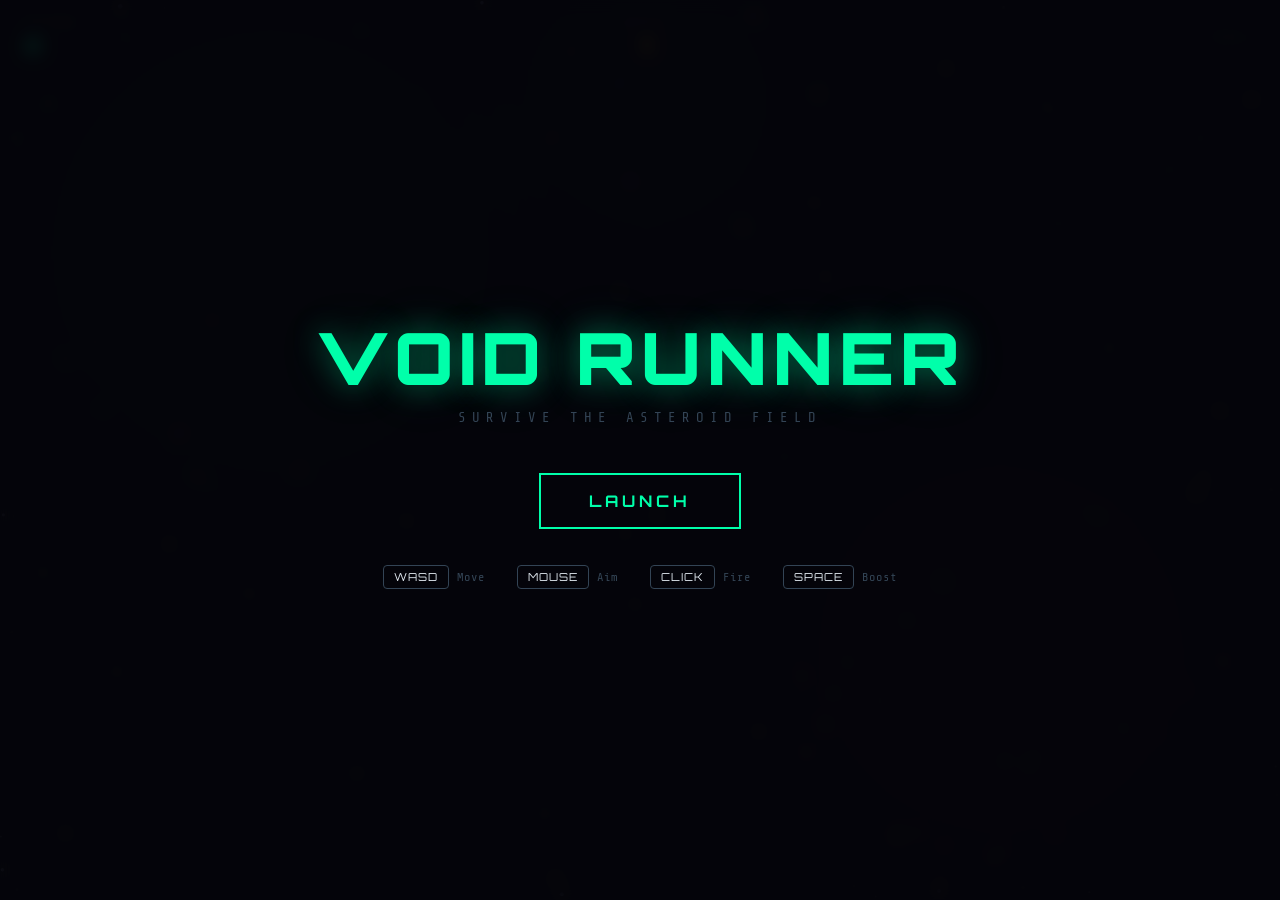
<file: game/VOID-RUNNER.html>
<!DOCTYPE html>
<html lang="en">
<head>
<meta charset="UTF-8">
<meta name="viewport" content="width=device-width, initial-scale=1.0">
<title>VOID RUNNER</title>
<link href="https://fonts.googleapis.com/css2?family=Orbitron:wght@400;700;900&family=Share+Tech+Mono&display=swap" rel="stylesheet">
<style>
  :root {
    --bg: #0a0a0f;
    --fg: #e0e8f0;
    --accent: #00ffaa;
    --danger: #ff3366;
    --energy: #ffcc00;
    --muted: #334455;
    --card: rgba(10,15,25,0.85);
  }

  * { margin: 0; padding: 0; box-sizing: border-box; }

  body {
    background: var(--bg);
    color: var(--fg);
    font-family: 'Share Tech Mono', monospace;
    overflow: hidden;
    width: 100vw;
    height: 100vh;
    display: flex;
    align-items: center;
    justify-content: center;
    cursor: none;
  }

  canvas {
    display: block;
    position: absolute;
    top: 0; left: 0;
  }

  /* HUD overlay */
  #hud {
    position: fixed;
    top: 0; left: 0; right: 0;
    padding: 16px 24px;
    display: flex;
    justify-content: space-between;
    align-items: center;
    z-index: 10;
    pointer-events: none;
    font-family: 'Orbitron', sans-serif;
  }

  .hud-block {
    display: flex;
    flex-direction: column;
    gap: 4px;
  }

  .hud-label {
    font-size: 10px;
    letter-spacing: 3px;
    color: var(--muted);
    text-transform: uppercase;
  }

  .hud-value {
    font-size: 22px;
    font-weight: 900;
    color: var(--accent);
    text-shadow: 0 0 12px rgba(0,255,170,0.5);
  }

  .hud-value.danger { color: var(--danger); text-shadow: 0 0 12px rgba(255,51,102,0.5); }
  .hud-value.energy { color: var(--energy); text-shadow: 0 0 12px rgba(255,204,0,0.5); }

  /* Lives display */
  #lives-display {
    display: flex;
    gap: 6px;
  }

  .life-pip {
    width: 12px; height: 12px;
    background: var(--accent);
    border-radius: 50%;
    box-shadow: 0 0 8px rgba(0,255,170,0.6);
    transition: all 0.3s;
  }

  .life-pip.lost {
    background: var(--muted);
    box-shadow: none;
    opacity: 0.3;
  }

  /* Screens */
  .screen-overlay {
    position: fixed;
    inset: 0;
    display: flex;
    flex-direction: column;
    align-items: center;
    justify-content: center;
    z-index: 20;
    background: rgba(5,5,10,0.92);
    backdrop-filter: blur(8px);
    transition: opacity 0.5s;
  }

  .screen-overlay.hidden {
    opacity: 0;
    pointer-events: none;
  }

  .game-title {
    font-family: 'Orbitron', sans-serif;
    font-size: clamp(36px, 8vw, 72px);
    font-weight: 900;
    color: var(--accent);
    text-shadow: 0 0 30px rgba(0,255,170,0.4), 0 0 60px rgba(0,255,170,0.15);
    letter-spacing: 6px;
    margin-bottom: 8px;
  }

  .game-subtitle {
    font-size: 14px;
    color: var(--muted);
    letter-spacing: 6px;
    text-transform: uppercase;
    margin-bottom: 48px;
  }

  .btn-play {
    font-family: 'Orbitron', sans-serif;
    font-size: 16px;
    font-weight: 700;
    letter-spacing: 4px;
    padding: 16px 48px;
    background: transparent;
    color: var(--accent);
    border: 2px solid var(--accent);
    cursor: pointer;
    position: relative;
    overflow: hidden;
    transition: all 0.3s;
    text-transform: uppercase;
  }

  .btn-play:hover {
    background: var(--accent);
    color: var(--bg);
    box-shadow: 0 0 30px rgba(0,255,170,0.4);
    transform: scale(1.05);
  }

  .btn-play:active { transform: scale(0.97); }

  .controls-info {
    margin-top: 36px;
    display: flex;
    gap: 32px;
    flex-wrap: wrap;
    justify-content: center;
  }

  .control-item {
    display: flex;
    align-items: center;
    gap: 8px;
    color: var(--muted);
    font-size: 12px;
    letter-spacing: 1px;
  }

  .key-badge {
    padding: 4px 10px;
    border: 1px solid var(--muted);
    border-radius: 4px;
    font-family: 'Orbitron', sans-serif;
    font-size: 11px;
    color: var(--fg);
  }

  .final-score {
    font-family: 'Orbitron', sans-serif;
    font-size: clamp(48px, 10vw, 80px);
    font-weight: 900;
    color: var(--energy);
    text-shadow: 0 0 40px rgba(255,204,0,0.3);
    margin: 12px 0;
  }

  .final-label {
    font-size: 14px;
    letter-spacing: 6px;
    color: var(--muted);
    text-transform: uppercase;
    margin-bottom: 8px;
  }

  .wave-reached {
    font-size: 16px;
    color: var(--accent);
    margin-bottom: 40px;
  }

  /* Power-up indicator */
  #powerup-indicator {
    position: fixed;
    bottom: 24px;
    left: 50%;
    transform: translateX(-50%);
    z-index: 10;
    pointer-events: none;
    display: flex;
    gap: 12px;
  }

  .pu-badge {
    padding: 6px 14px;
    border-radius: 4px;
    font-family: 'Orbitron', sans-serif;
    font-size: 11px;
    font-weight: 700;
    letter-spacing: 2px;
    opacity: 0;
    transition: opacity 0.3s;
  }

  .pu-badge.active { opacity: 1; }

  .pu-shield { background: rgba(0,170,255,0.2); border: 1px solid #00aaff; color: #00aaff; }
  .pu-rapid { background: rgba(255,100,0,0.2); border: 1px solid #ff6400; color: #ff6400; }
  .pu-multi { background: rgba(200,0,255,0.2); border: 1px solid #c800ff; color: #c800ff; }

  /* Toast */
  #toast-container {
    position: fixed;
    top: 80px;
    left: 50%;
    transform: translateX(-50%);
    z-index: 30;
    display: flex;
    flex-direction: column;
    align-items: center;
    gap: 8px;
    pointer-events: none;
  }

  .toast {
    padding: 8px 20px;
    border-radius: 4px;
    font-family: 'Orbitron', sans-serif;
    font-size: 13px;
    font-weight: 700;
    letter-spacing: 2px;
    animation: toastIn 0.3s ease, toastOut 0.4s 1.6s ease forwards;
  }

  @keyframes toastIn {
    from { opacity: 0; transform: translateY(-20px) scale(0.9); }
    to { opacity: 1; transform: translateY(0) scale(1); }
  }

  @keyframes toastOut {
    to { opacity: 0; transform: translateY(-10px) scale(0.95); }
  }

  @media (prefers-reduced-motion: reduce) {
    *, *::before, *::after {
      animation-duration: 0.01ms !important;
      transition-duration: 0.01ms !important;
    }
  }
</style>
</head>
<body>

<canvas id="gameCanvas"></canvas>

<!-- HUD -->
<div id="hud" class="hidden">
  <div class="hud-block">
    <span class="hud-label">Score</span>
    <span class="hud-value" id="score-val">0</span>
  </div>
  <div class="hud-block" style="align-items:center;">
    <span class="hud-label">Wave</span>
    <span class="hud-value energy" id="wave-val">1</span>
  </div>
  <div class="hud-block" style="align-items:flex-end;">
    <span class="hud-label">Hull</span>
    <div id="lives-display"></div>
  </div>
</div>

<!-- Power-up indicators -->
<div id="powerup-indicator">
  <div class="pu-badge pu-shield" id="pu-shield">SHIELD</div>
  <div class="pu-badge pu-rapid" id="pu-rapid">RAPID</div>
  <div class="pu-badge pu-multi" id="pu-multi">MULTI</div>
</div>

<!-- Toast container -->
<div id="toast-container"></div>

<!-- Start Screen -->
<div class="screen-overlay" id="start-screen">
  <div class="game-title">VOID RUNNER</div>
  <div class="game-subtitle">Survive the asteroid field</div>
  <button class="btn-play" id="btn-start" aria-label="Start Game">LAUNCH</button>
  <div class="controls-info">
    <div class="control-item"><span class="key-badge">WASD</span> Move</div>
    <div class="control-item"><span class="key-badge">MOUSE</span> Aim</div>
    <div class="control-item"><span class="key-badge">CLICK</span> Fire</div>
    <div class="control-item"><span class="key-badge">SPACE</span> Boost</div>
  </div>
</div>

<!-- Game Over Screen -->
<div class="screen-overlay hidden" id="gameover-screen">
  <div class="final-label">Mission Complete</div>
  <div class="final-score" id="final-score">0</div>
  <div class="wave-reached" id="wave-reached">Wave 1</div>
  <button class="btn-play" id="btn-restart" aria-label="Restart Game">RELAUNCH</button>
</div>

<script>
// ==================== GAME ENGINE ====================
const canvas = document.getElementById('gameCanvas');
const ctx = canvas.getContext('2d');

// Resize
function resize() {
  canvas.width = window.innerWidth;
  canvas.height = window.innerHeight;
}
resize();
window.addEventListener('resize', resize);

// ==================== AUDIO (Web Audio API) ====================
let audioCtx = null;
function initAudio() {
  if (!audioCtx) audioCtx = new (window.AudioContext || window.webkitAudioContext)();
}

function playSound(type) {
  if (!audioCtx) return;
  const osc = audioCtx.createOscillator();
  const gain = audioCtx.createGain();
  osc.connect(gain);
  gain.connect(audioCtx.destination);
  const t = audioCtx.currentTime;

  switch(type) {
    case 'shoot':
      osc.type = 'square';
      osc.frequency.setValueAtTime(880, t);
      osc.frequency.exponentialRampToValueAtTime(220, t + 0.08);
      gain.gain.setValueAtTime(0.06, t);
      gain.gain.exponentialRampToValueAtTime(0.001, t + 0.08);
      osc.start(t); osc.stop(t + 0.08);
      break;
    case 'explode':
      osc.type = 'sawtooth';
      osc.frequency.setValueAtTime(150, t);
      osc.frequency.exponentialRampToValueAtTime(30, t + 0.3);
      gain.gain.setValueAtTime(0.1, t);
      gain.gain.exponentialRampToValueAtTime(0.001, t + 0.3);
      osc.start(t); osc.stop(t + 0.3);
      break;
    case 'hit':
      osc.type = 'triangle';
      osc.frequency.setValueAtTime(300, t);
      osc.frequency.exponentialRampToValueAtTime(80, t + 0.15);
      gain.gain.setValueAtTime(0.08, t);
      gain.gain.exponentialRampToValueAtTime(0.001, t + 0.15);
      osc.start(t); osc.stop(t + 0.15);
      break;
    case 'powerup':
      osc.type = 'sine';
      osc.frequency.setValueAtTime(440, t);
      osc.frequency.exponentialRampToValueAtTime(880, t + 0.15);
      gain.gain.setValueAtTime(0.08, t);
      gain.gain.exponentialRampToValueAtTime(0.001, t + 0.2);
      osc.start(t); osc.stop(t + 0.2);
      break;
    case 'wave':
      osc.type = 'sine';
      osc.frequency.setValueAtTime(330, t);
      osc.frequency.setValueAtTime(440, t + 0.1);
      osc.frequency.setValueAtTime(660, t + 0.2);
      gain.gain.setValueAtTime(0.07, t);
      gain.gain.exponentialRampToValueAtTime(0.001, t + 0.35);
      osc.start(t); osc.stop(t + 0.35);
      break;
  }
}

// ==================== GAME STATE ====================
let state = 'menu'; // menu, playing, gameover
let score = 0;
let lives = 5;
let wave = 1;
let waveTimer = 0;
let waveDuration = 600; // frames per wave
let shakeAmount = 0;
let mouseX = 0, mouseY = 0;
let mouseDown = false;
let keys = {};
let boostCooldown = 0;
let shootCooldown = 0;
let frameCount = 0;

// Power-up timers
let shieldTimer = 0;
let rapidTimer = 0;
let multiTimer = 0;

// Entity arrays
let bullets = [];
let asteroids = [];
let particles = [];
let stars = [];
let powerups = [];
let thrustParticles = [];

// Player
const player = {
  x: 0, y: 0,
  vx: 0, vy: 0,
  angle: 0,
  speed: 4.5,
  size: 16,
  invincible: 0
};

// ==================== STARS BACKGROUND ====================
function initStars() {
  stars = [];
  for (let i = 0; i < 200; i++) {
    stars.push({
      x: Math.random() * canvas.width,
      y: Math.random() * canvas.height,
      size: Math.random() * 2 + 0.5,
      brightness: Math.random() * 0.6 + 0.2,
      speed: Math.random() * 0.3 + 0.05,
      twinkle: Math.random() * Math.PI * 2
    });
  }
}
initStars();

function drawStars() {
  for (const s of stars) {
    s.twinkle += 0.02;
    const alpha = s.brightness + Math.sin(s.twinkle) * 0.15;
    ctx.fillStyle = `rgba(200,220,255,${Math.max(0.05, alpha)})`;
    ctx.beginPath();
    ctx.arc(s.x, s.y, s.size, 0, Math.PI * 2);
    ctx.fill();
    // Slow drift
    s.y += s.speed;
    if (s.y > canvas.height + 5) {
      s.y = -5;
      s.x = Math.random() * canvas.width;
    }
  }
}

// Nebula blobs in background
function drawNebula() {
  const t = frameCount * 0.003;
  // A few soft glowing blobs
  const blobs = [
    { x: canvas.width * 0.2, y: canvas.height * 0.3, r: 300, color: '0,255,170' },
    { x: canvas.width * 0.8, y: canvas.height * 0.7, r: 250, color: '255,51,102' },
    { x: canvas.width * 0.5, y: canvas.height * 0.1, r: 200, color: '0,170,255' },
  ];
  for (const b of blobs) {
    const ox = Math.sin(t + b.x * 0.01) * 30;
    const oy = Math.cos(t + b.y * 0.01) * 20;
    const grad = ctx.createRadialGradient(b.x + ox, b.y + oy, 0, b.x + ox, b.y + oy, b.r);
    grad.addColorStop(0, `rgba(${b.color},0.04)`);
    grad.addColorStop(1, `rgba(${b.color},0)`);
    ctx.fillStyle = grad;
    ctx.fillRect(0, 0, canvas.width, canvas.height);
  }
}

// ==================== PLAYER ====================
function initPlayer() {
  player.x = canvas.width / 2;
  player.y = canvas.height / 2;
  player.vx = 0;
  player.vy = 0;
  player.invincible = 0;
}

function updatePlayer() {
  // Aim angle
  player.angle = Math.atan2(mouseY - player.y, mouseX - player.x);

  // Movement
  let ax = 0, ay = 0;
  if (keys['w'] || keys['arrowup']) ay -= 1;
  if (keys['s'] || keys['arrowdown']) ay += 1;
  if (keys['a'] || keys['arrowleft']) ax -= 1;
  if (keys['d'] || keys['arrowright']) ax += 1;

  const len = Math.sqrt(ax * ax + ay * ay);
  if (len > 0) {
    ax /= len; ay /= len;
    player.vx += ax * 0.6;
    player.vy += ay * 0.6;
  }

  // Friction
  player.vx *= 0.92;
  player.vy *= 0.92;

  // Speed cap
  const spd = Math.sqrt(player.vx * player.vx + player.vy * player.vy);
  if (spd > player.speed) {
    player.vx = (player.vx / spd) * player.speed;
    player.vy = (player.vy / spd) * player.speed;
  }

  player.x += player.vx;
  player.y += player.vy;

  // Clamp to screen
  player.x = Math.max(player.size, Math.min(canvas.width - player.size, player.x));
  player.y = Math.max(player.size, Math.min(canvas.height - player.size, player.y));

  // Invincibility countdown
  if (player.invincible > 0) player.invincible--;

  // Thrust particles
  if (len > 0) {
    for (let i = 0; i < 2; i++) {
      const backAngle = player.angle + Math.PI + (Math.random() - 0.5) * 0.8;
      thrustParticles.push({
        x: player.x - Math.cos(player.angle) * 14,
        y: player.y - Math.sin(player.angle) * 14,
        vx: Math.cos(backAngle) * (1 + Math.random() * 2),
        vy: Math.sin(backAngle) * (1 + Math.random() * 2),
        life: 20 + Math.random() * 10,
        maxLife: 30,
        size: 2 + Math.random() * 3
      });
    }
  }

  // Shooting
  if (shootCooldown > 0) shootCooldown--;
  const fireRate = rapidTimer > 0 ? 4 : 10;
  if (mouseDown && shootCooldown <= 0) {
    shoot();
    shootCooldown = fireRate;
  }

  // Boost
  if (boostCooldown > 0) boostCooldown--;
  if (keys[' '] && boostCooldown <= 0) {
    player.vx += Math.cos(player.angle) * 12;
    player.vy += Math.sin(player.angle) * 12;
    boostCooldown = 45;
    // Burst particles
    for (let i = 0; i < 15; i++) {
      const ba = player.angle + Math.PI + (Math.random() - 0.5) * 1.2;
      thrustParticles.push({
        x: player.x - Math.cos(player.angle) * 14,
        y: player.y - Math.sin(player.angle) * 14,
        vx: Math.cos(ba) * (3 + Math.random() * 5),
        vy: Math.sin(ba) * (3 + Math.random() * 5),
        life: 25 + Math.random() * 15,
        maxLife: 40,
        size: 3 + Math.random() * 4
      });
    }
    playSound('shoot');
  }
}

function drawPlayer() {
  if (player.invincible > 0 && Math.floor(player.invincible / 3) % 2 === 0) return;

  ctx.save();
  ctx.translate(player.x, player.y);
  ctx.rotate(player.angle);

  // Shield glow
  if (shieldTimer > 0) {
    ctx.beginPath();
    ctx.arc(0, 0, 24, 0, Math.PI * 2);
    ctx.strokeStyle = `rgba(0,170,255,${0.4 + Math.sin(frameCount * 0.1) * 0.2})`;
    ctx.lineWidth = 2;
    ctx.stroke();
    ctx.fillStyle = `rgba(0,170,255,0.05)`;
    ctx.fill();
  }

  // Ship body - sleek triangle
  ctx.beginPath();
  ctx.moveTo(18, 0);
  ctx.lineTo(-12, -10);
  ctx.lineTo(-6, 0);
  ctx.lineTo(-12, 10);
  ctx.closePath();

  ctx.fillStyle = '#00ffaa';
  ctx.shadowColor = '#00ffaa';
  ctx.shadowBlur = 15;
  ctx.fill();
  ctx.shadowBlur = 0;

  // Cockpit
  ctx.beginPath();
  ctx.moveTo(12, 0);
  ctx.lineTo(2, -4);
  ctx.lineTo(2, 4);
  ctx.closePath();
  ctx.fillStyle = '#003322';
  ctx.fill();

  ctx.restore();
}

// ==================== BULLETS ====================
function shoot() {
  playSound('shoot');
  const spread = multiTimer > 0 ? 3 : 1;
  const angles = spread === 1 ? [player.angle] : [player.angle - 0.15, player.angle, player.angle + 0.15];

  for (const a of angles) {
    bullets.push({
      x: player.x + Math.cos(a) * 20,
      y: player.y + Math.sin(a) * 20,
      vx: Math.cos(a) * 10,
      vy: Math.sin(a) * 10,
      life: 60,
      size: 3
    });
  }
}

function updateBullets() {
  for (let i = bullets.length - 1; i >= 0; i--) {
    const b = bullets[i];
    b.x += b.vx;
    b.y += b.vy;
    b.life--;

    // Trail particles
    if (frameCount % 2 === 0) {
      particles.push({
        x: b.x, y: b.y,
        vx: (Math.random() - 0.5) * 0.5,
        vy: (Math.random() - 0.5) * 0.5,
        life: 8, maxLife: 8,
        size: 2,
        color: '0,255,170'
      });
    }

    if (b.life <= 0 || b.x < -20 || b.x > canvas.width + 20 || b.y < -20 || b.y > canvas.height + 20) {
      bullets.splice(i, 1);
    }
  }
}

function drawBullets() {
  for (const b of bullets) {
    ctx.save();
    ctx.beginPath();
    ctx.arc(b.x, b.y, b.size, 0, Math.PI * 2);
    ctx.fillStyle = '#00ffaa';
    ctx.shadowColor = '#00ffaa';
    ctx.shadowBlur = 10;
    ctx.fill();
    ctx.shadowBlur = 0;
    ctx.restore();
  }
}

// ==================== ASTEROIDS ====================
function spawnAsteroid(size, x, y) {
  const sz = size || (Math.random() < 0.3 ? 'large' : Math.random() < 0.5 ? 'medium' : 'small');
  const radius = sz === 'large' ? 40 + Math.random() * 15 : sz === 'medium' ? 22 + Math.random() * 8 : 10 + Math.random() * 5;
  const speed = sz === 'large' ? 1 + Math.random() : sz === 'medium' ? 1.5 + Math.random() * 1.5 : 2 + Math.random() * 2;
  const hp = sz === 'large' ? 3 : sz === 'medium' ? 2 : 1;

  // Spawn from edges if no position given
  if (x === undefined) {
    const edge = Math.floor(Math.random() * 4);
    if (edge === 0) { x = -radius; y = Math.random() * canvas.height; }
    else if (edge === 1) { x = canvas.width + radius; y = Math.random() * canvas.height; }
    else if (edge === 2) { x = Math.random() * canvas.width; y = -radius; }
    else { x = Math.random() * canvas.width; y = canvas.height + radius; }
  }

  // Aim roughly toward player with some randomness
  const angleToPlayer = Math.atan2(player.y - y, player.x - x) + (Math.random() - 0.5) * 1.2;

  // Generate a jagged shape
  const vertices = [];
  const numVerts = 8 + Math.floor(Math.random() * 5);
  for (let i = 0; i < numVerts; i++) {
    const a = (i / numVerts) * Math.PI * 2;
    const r = radius * (0.7 + Math.random() * 0.3);
    vertices.push({ angle: a, r: r });
  }

  asteroids.push({
    x, y,
    vx: Math.cos(angleToPlayer) * speed,
    vy: Math.sin(angleToPlayer) * speed,
    radius,
    size: sz,
    hp,
    maxHp: hp,
    rotation: Math.random() * Math.PI * 2,
    rotSpeed: (Math.random() - 0.5) * 0.03,
    vertices
  });
}

function updateAsteroids() {
  for (let i = asteroids.length - 1; i >= 0; i--) {
    const a = asteroids[i];
    a.x += a.vx;
    a.y += a.vy;
    a.rotation += a.rotSpeed;

    // Remove if far off screen
    if (a.x < -100 || a.x > canvas.width + 100 || a.y < -100 || a.y > canvas.height + 100) {
      asteroids.splice(i, 1);
      continue;
    }

    // Bullet collision
    for (let j = bullets.length - 1; j >= 0; j--) {
      const b = bullets[j];
      const dx = b.x - a.x, dy = b.y - a.y;
      if (dx * dx + dy * dy < a.radius * a.radius) {
        a.hp--;
        bullets.splice(j, 1);

        // Hit particles
        for (let k = 0; k < 5; k++) {
          particles.push({
            x: b.x, y: b.y,
            vx: (Math.random() - 0.5) * 4,
            vy: (Math.random() - 0.5) * 4,
            life: 15 + Math.random() * 10,
            maxLife: 25,
            size: 2 + Math.random() * 2,
            color: '255,150,80'
          });
        }

        if (a.hp <= 0) {
          destroyAsteroid(a, i);
          break;
        } else {
          playSound('hit');
        }
      }
    }

    // Player collision
    if (player.invincible <= 0 && shieldTimer <= 0) {
      const dx = player.x - a.x, dy = player.y - a.y;
      const dist = Math.sqrt(dx * dx + dy * dy);
      if (dist < a.radius + player.size - 4) {
        hitPlayer();
        // Destroy asteroid on contact
        destroyAsteroid(a, i);
      }
    } else if (shieldTimer > 0) {
      const dx = player.x - a.x, dy = player.y - a.y;
      const dist = Math.sqrt(dx * dx + dy * dy);
      if (dist < a.radius + 24) {
        // Bounce asteroid away
        const nx = dx / dist, ny = dy / dist;
        a.vx = -nx * 3;
        a.vy = -ny * 3;
        a.hp--;
        if (a.hp <= 0) {
          destroyAsteroid(a, i);
        }
      }
    }
  }
}

function destroyAsteroid(a, idx) {
  playSound('explode');
  shakeAmount = 6;

  // Explosion particles
  for (let k = 0; k < 20; k++) {
    const angle = Math.random() * Math.PI * 2;
    const speed = 1 + Math.random() * 4;
    particles.push({
      x: a.x, y: a.y,
      vx: Math.cos(angle) * speed,
      vy: Math.sin(angle) * speed,
      life: 25 + Math.random() * 20,
      maxLife: 45,
      size: 2 + Math.random() * 4,
      color: '255,100,50'
    });
  }

  // Score
  const pts = a.size === 'large' ? 30 : a.size === 'medium' ? 20 : 10;
  score += pts;

  // Split into smaller asteroids
  if (a.size === 'large') {
    spawnAsteroid('medium', a.x - 20, a.y - 10);
    spawnAsteroid('medium', a.x + 20, a.y + 10);
  } else if (a.size === 'medium') {
    spawnAsteroid('small', a.x - 10, a.y);
    spawnAsteroid('small', a.x + 10, a.y);
  }

  // Chance to drop power-up
  if (Math.random() < 0.12) {
    spawnPowerup(a.x, a.y);
  }

  asteroids.splice(idx, 1);
}

function drawAsteroids() {
  for (const a of asteroids) {
    ctx.save();
    ctx.translate(a.x, a.y);
    ctx.rotate(a.rotation);

    // Draw jagged shape
    ctx.beginPath();
    for (let i = 0; i < a.vertices.length; i++) {
      const v = a.vertices[i];
      const x = Math.cos(v.angle) * v.r;
      const y = Math.sin(v.angle) * v.r;
      if (i === 0) ctx.moveTo(x, y);
      else ctx.lineTo(x, y);
    }
    ctx.closePath();

    // Fill with damage indication
    const dmgRatio = a.hp / a.maxHp;
    const r = Math.floor(80 + (1 - dmgRatio) * 100);
    const g = Math.floor(60 * dmgRatio);
    const b = Math.floor(50 * dmgRatio);
    ctx.fillStyle = `rgb(${r},${g},${b})`;
    ctx.fill();
    ctx.strokeStyle = `rgba(255,200,150,0.3)`;
    ctx.lineWidth = 1.5;
    ctx.stroke();

    ctx.restore();
  }
}

// ==================== POWER-UPS ====================
function spawnPowerup(x, y) {
  const types = ['shield', 'rapid', 'multi'];
  const type = types[Math.floor(Math.random() * types.length)];
  powerups.push({
    x, y,
    type,
    life: 400,
    size: 12,
    pulse: 0
  });
}

function updatePowerups() {
  for (let i = powerups.length - 1; i >= 0; i--) {
    const p = powerups[i];
    p.life--;
    p.pulse += 0.08;
    if (p.life <= 0) {
      powerups.splice(i, 1);
      continue;
    }

    // Player pickup
    const dx = player.x - p.x, dy = player.y - p.y;
    if (dx * dx + dy * dy < (p.size + player.size) * (p.size + player.size)) {
      playSound('powerup');
      if (p.type === 'shield') { shieldTimer = 300; showToast('SHIELD ACTIVE', '#00aaff'); }
      else if (p.type === 'rapid') { rapidTimer = 300; showToast('RAPID FIRE', '#ff6400'); }
      else if (p.type === 'multi') { multiTimer = 300; showToast('MULTI SHOT', '#c800ff'); }
      powerups.splice(i, 1);
    }
  }

  // Countdown timers
  if (shieldTimer > 0) shieldTimer--;
  if (rapidTimer > 0) rapidTimer--;
  if (multiTimer > 0) multiTimer--;

  // Update HUD indicators
  document.getElementById('pu-shield').classList.toggle('active', shieldTimer > 0);
  document.getElementById('pu-rapid').classList.toggle('active', rapidTimer > 0);
  document.getElementById('pu-multi').classList.toggle('active', multiTimer > 0);
}

function drawPowerups() {
  for (const p of powerups) {
    const alpha = p.life < 80 ? (Math.sin(p.life * 0.2) * 0.3 + 0.5) : 1;
    const colors = { shield: '#00aaff', rapid: '#ff6400', multi: '#c800ff' };
    const color = colors[p.type];
    const glowSize = p.size + Math.sin(p.pulse) * 4;

    ctx.save();
    ctx.globalAlpha = alpha;

    // Outer glow
    ctx.beginPath();
    ctx.arc(p.x, p.y, glowSize + 6, 0, Math.PI * 2);
    const grad = ctx.createRadialGradient(p.x, p.y, 0, p.x, p.y, glowSize + 6);
    grad.addColorStop(0, color + '33');
    grad.addColorStop(1, color + '00');
    ctx.fillStyle = grad;
    ctx.fill();

    // Core
    ctx.beginPath();
    ctx.arc(p.x, p.y, glowSize, 0, Math.PI * 2);
    ctx.fillStyle = color;
    ctx.shadowColor = color;
    ctx.shadowBlur = 15;
    ctx.fill();
    ctx.shadowBlur = 0;

    // Icon
    ctx.fillStyle = '#000';
    ctx.font = 'bold 10px Orbitron';
    ctx.textAlign = 'center';
    ctx.textBaseline = 'middle';
    const icons = { shield: 'S', rapid: 'R', multi: 'M' };
    ctx.fillText(icons[p.type], p.x, p.y + 1);

    ctx.restore();
  }
}

// ==================== PARTICLES ====================
function updateParticles() {
  for (let i = particles.length - 1; i >= 0; i--) {
    const p = particles[i];
    p.x += p.vx;
    p.y += p.vy;
    p.vx *= 0.97;
    p.vy *= 0.97;
    p.life--;
    if (p.life <= 0) particles.splice(i, 1);
  }

  for (let i = thrustParticles.length - 1; i >= 0; i--) {
    const p = thrustParticles[i];
    p.x += p.vx;
    p.y += p.vy;
    p.vx *= 0.95;
    p.vy *= 0.95;
    p.life--;
    if (p.life <= 0) thrustParticles.splice(i, 1);
  }
}

function drawParticles() {
  for (const p of particles) {
    const alpha = p.life / p.maxLife;
    ctx.beginPath();
    ctx.arc(p.x, p.y, Math.max(0.5, p.size * alpha), 0, Math.PI * 2);
    ctx.fillStyle = `rgba(${p.color},${alpha})`;
    ctx.fill();
  }

  for (const p of thrustParticles) {
    const alpha = p.life / p.maxLife;
    const t = 1 - alpha;
    const r = Math.floor(255);
    const g = Math.floor(100 + t * 100);
    const b = Math.floor(50 * alpha);
    ctx.beginPath();
    ctx.arc(p.x, p.y, Math.max(0.5, p.size * alpha), 0, Math.PI * 2);
    ctx.fillStyle = `rgba(${r},${g},${b},${alpha * 0.7})`;
    ctx.fill();
  }
}

// ==================== PLAYER HIT ====================
function hitPlayer() {
  if (player.invincible > 0) return;
  lives--;
  player.invincible = 90;
  shakeAmount = 12;
  playSound('explode');

  // Big particle burst
  for (let i = 0; i < 30; i++) {
    const angle = Math.random() * Math.PI * 2;
    const speed = 2 + Math.random() * 5;
    particles.push({
      x: player.x, y: player.y,
      vx: Math.cos(angle) * speed,
      vy: Math.sin(angle) * speed,
      life: 30 + Math.random() * 20,
      maxLife: 50,
      size: 3 + Math.random() * 4,
      color: '255,51,102'
    });
  }

  updateLivesDisplay();

  if (lives <= 0) {
    gameOver();
  }
}

// ==================== WAVE SYSTEM ====================
function updateWaves() {
  waveTimer++;
  // Spawn rate increases with wave
  const spawnRate = Math.max(15, 60 - wave * 5);
  const asteroidsPerWave = 3 + wave * 2;

  if (waveTimer % spawnRate === 0 && waveTimer < waveDuration) {
    const count = Math.min(asteroidsPerWave, 1 + Math.floor(wave / 2));
    for (let i = 0; i < count; i++) {
      spawnAsteroid();
    }
  }

  // Wave complete
  if (waveTimer >= waveDuration && asteroids.length === 0) {
    wave++;
    waveTimer = 0;
    waveDuration = Math.min(900, 600 + wave * 30);
    playSound('wave');
    showToast(`WAVE ${wave}`, '#ffcc00');
    document.getElementById('wave-val').textContent = wave;
  }
}

// ==================== HUD ====================
function updateHUD() {
  document.getElementById('score-val').textContent = score;
}

function updateLivesDisplay() {
  const container = document.getElementById('lives-display');
  container.innerHTML = '';
  for (let i = 0; i < 5; i++) {
    const pip = document.createElement('div');
    pip.className = 'life-pip' + (i >= lives ? ' lost' : '');
    container.appendChild(pip);
  }
}

// ==================== TOAST ====================
function showToast(text, color) {
  const container = document.getElementById('toast-container');
  const toast = document.createElement('div');
  toast.className = 'toast';
  toast.textContent = text;
  toast.style.background = color + '22';
  toast.style.border = `1px solid ${color}`;
  toast.style.color = color;
  container.appendChild(toast);
  setTimeout(() => { if (toast.parentNode) toast.remove(); }, 2200);
}

// ==================== CROSSHAIR ====================
function drawCrosshair() {
  ctx.save();
  ctx.strokeStyle = 'rgba(0,255,170,0.5)';
  ctx.lineWidth = 1;

  // Outer ring
  ctx.beginPath();
  ctx.arc(mouseX, mouseY, 14, 0, Math.PI * 2);
  ctx.stroke();

  // Inner dot
  ctx.beginPath();
  ctx.arc(mouseX, mouseY, 2, 0, Math.PI * 2);
  ctx.fillStyle = '#00ffaa';
  ctx.fill();

  // Cross lines
  const gap = 6, len = 12;
  ctx.beginPath();
  ctx.moveTo(mouseX - len, mouseY); ctx.lineTo(mouseX - gap, mouseY);
  ctx.moveTo(mouseX + gap, mouseY); ctx.lineTo(mouseX + len, mouseY);
  ctx.moveTo(mouseX, mouseY - len); ctx.lineTo(mouseX, mouseY - gap);
  ctx.moveTo(mouseX, mouseY + gap); ctx.lineTo(mouseX, mouseY + len);
  ctx.stroke();

  ctx.restore();
}

// ==================== GAME FLOW ====================
function startGame() {
  initAudio();
  state = 'playing';
  score = 0;
  lives = 5;
  wave = 1;
  waveTimer = 0;
  shakeAmount = 0;
  shieldTimer = 0;
  rapidTimer = 0;
  multiTimer = 0;
  bullets = [];
  asteroids = [];
  particles = [];
  powerups = [];
  thrustParticles = [];
  shootCooldown = 0;
  boostCooldown = 0;

  initPlayer();
  updateLivesDisplay();
  updateHUD();

  document.getElementById('start-screen').classList.add('hidden');
  document.getElementById('gameover-screen').classList.add('hidden');
  document.getElementById('hud').classList.remove('hidden');
  document.getElementById('wave-val').textContent = '1';

  showToast('WAVE 1', '#ffcc00');
}

function gameOver() {
  state = 'gameover';
  document.getElementById('hud').classList.add('hidden');
  document.getElementById('final-score').textContent = score;
  document.getElementById('wave-reached').textContent = `Wave ${wave}`;
  document.getElementById('gameover-screen').classList.remove('hidden');
}

// ==================== MAIN LOOP ====================
function gameLoop() {
  requestAnimationFrame(gameLoop);
  frameCount++;

  // Screen shake
  let shakeX = 0, shakeY = 0;
  if (shakeAmount > 0) {
    shakeX = (Math.random() - 0.5) * shakeAmount;
    shakeY = (Math.random() - 0.5) * shakeAmount;
    shakeAmount *= 0.85;
    if (shakeAmount < 0.5) shakeAmount = 0;
  }

  ctx.save();
  ctx.translate(shakeX, shakeY);

  // Clear
  ctx.fillStyle = '#0a0a0f';
  ctx.fillRect(-10, -10, canvas.width + 20, canvas.height + 20);

  // Background layers
  drawNebula();
  drawStars();

  if (state === 'playing') {
    updatePlayer();
    updateBullets();
    updateAsteroids();
    updatePowerups();
    updateWaves();
    updateHUD();
  }

  // Always update and draw particles (for visual continuity)
  updateParticles();

  // Draw order
  drawParticles();
  drawPowerups();
  drawBullets();
  drawAsteroids();

  if (state === 'playing') {
    drawPlayer();
    drawCrosshair();
  }

  ctx.restore();
}

// ==================== INPUT ====================
window.addEventListener('mousemove', (e) => {
  mouseX = e.clientX;
  mouseY = e.clientY;
});

window.addEventListener('mousedown', (e) => {
  if (e.button === 0) mouseDown = true;
});

window.addEventListener('mouseup', (e) => {
  if (e.button === 0) mouseDown = false;
});

window.addEventListener('keydown', (e) => {
  keys[e.key.toLowerCase()] = true;
  // Prevent space from scrolling
  if (e.key === ' ') e.preventDefault();
});

window.addEventListener('keyup', (e) => {
  keys[e.key.toLowerCase()] = false;
});

// Touch support for mobile
canvas.addEventListener('touchstart', (e) => {
  e.preventDefault();
  const touch = e.touches[0];
  mouseX = touch.clientX;
  mouseY = touch.clientY;
  mouseDown = true;
});

canvas.addEventListener('touchmove', (e) => {
  e.preventDefault();
  const touch = e.touches[0];
  mouseX = touch.clientX;
  mouseY = touch.clientY;
});

canvas.addEventListener('touchend', (e) => {
  e.preventDefault();
  mouseDown = false;
});

// Buttons
document.getElementById('btn-start').addEventListener('click', startGame);
document.getElementById('btn-restart').addEventListener('click', startGame);

// Also allow Enter to start
window.addEventListener('keydown', (e) => {
  if (e.key === 'Enter') {
    if (state === 'menu') startGame();
    else if (state === 'gameover') startGame();
  }
});

// Start the loop
gameLoop();
</script>
</body>
</html>
</file>
